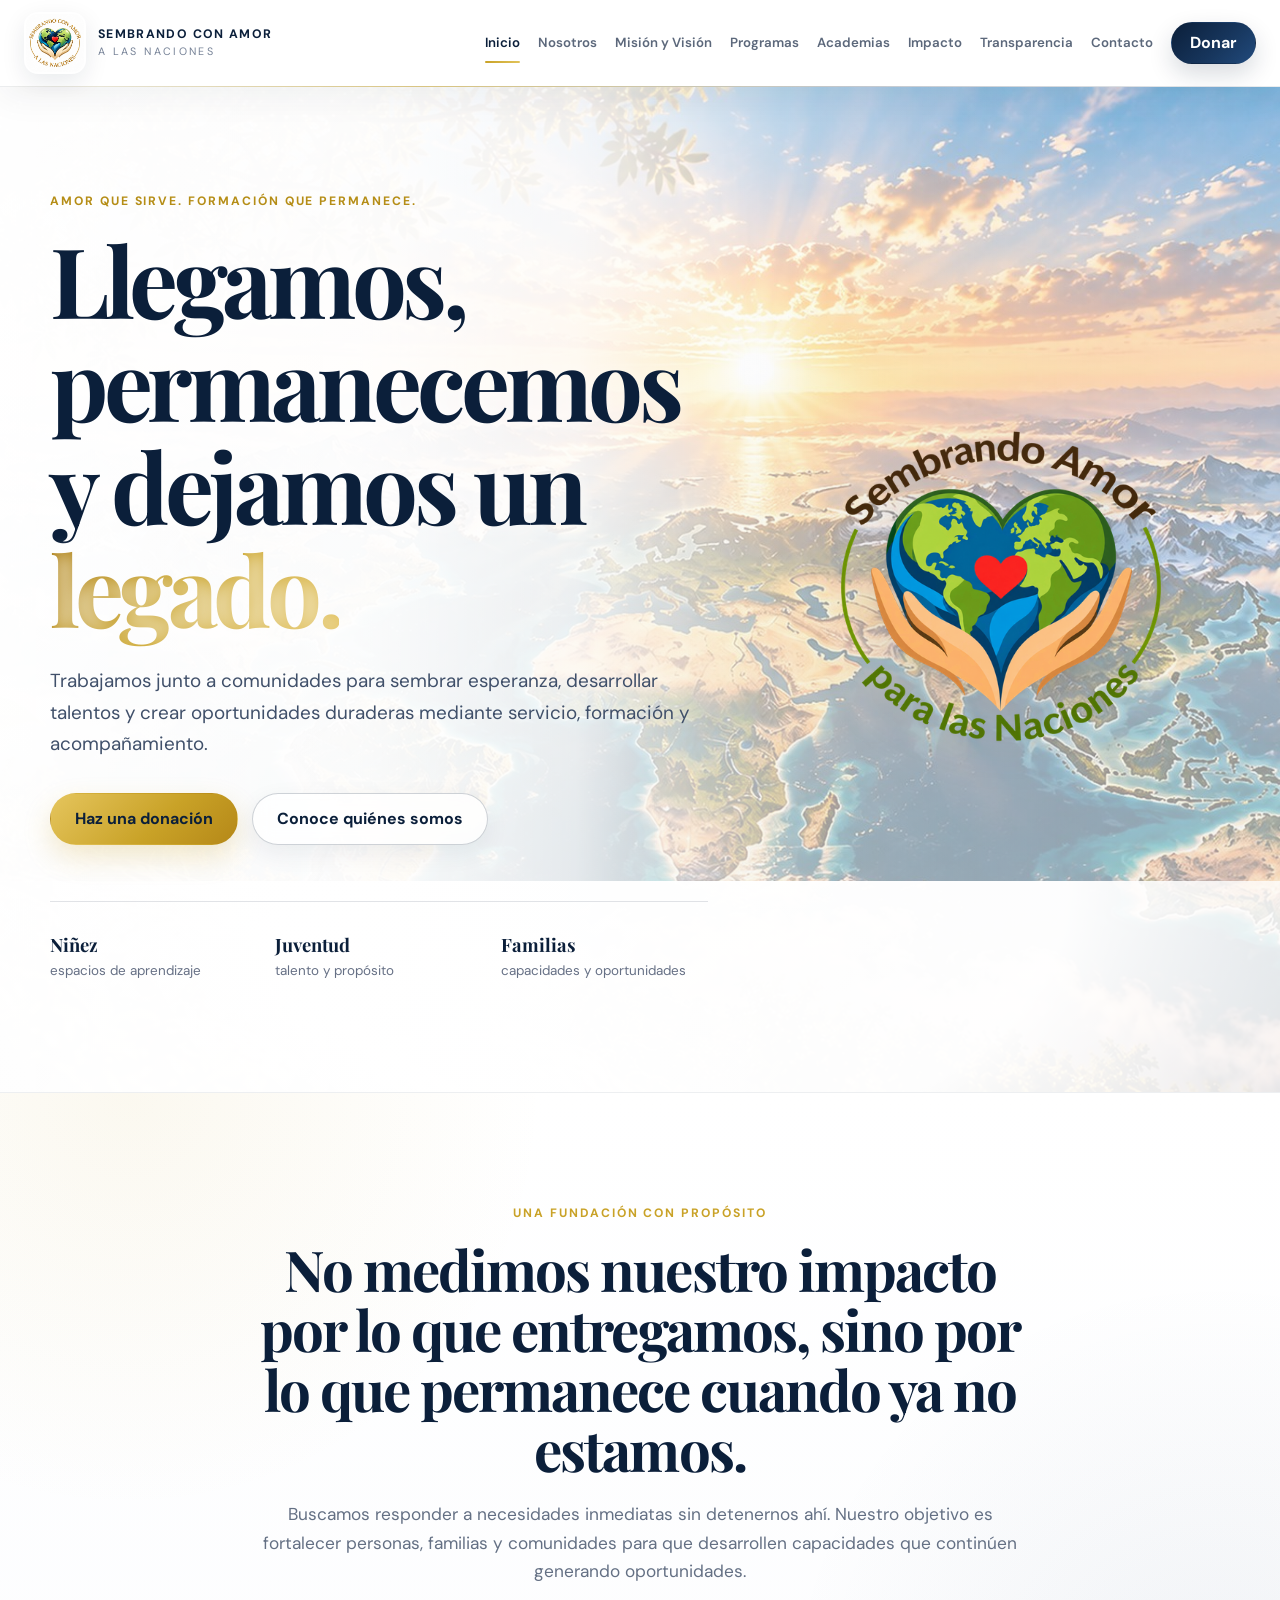
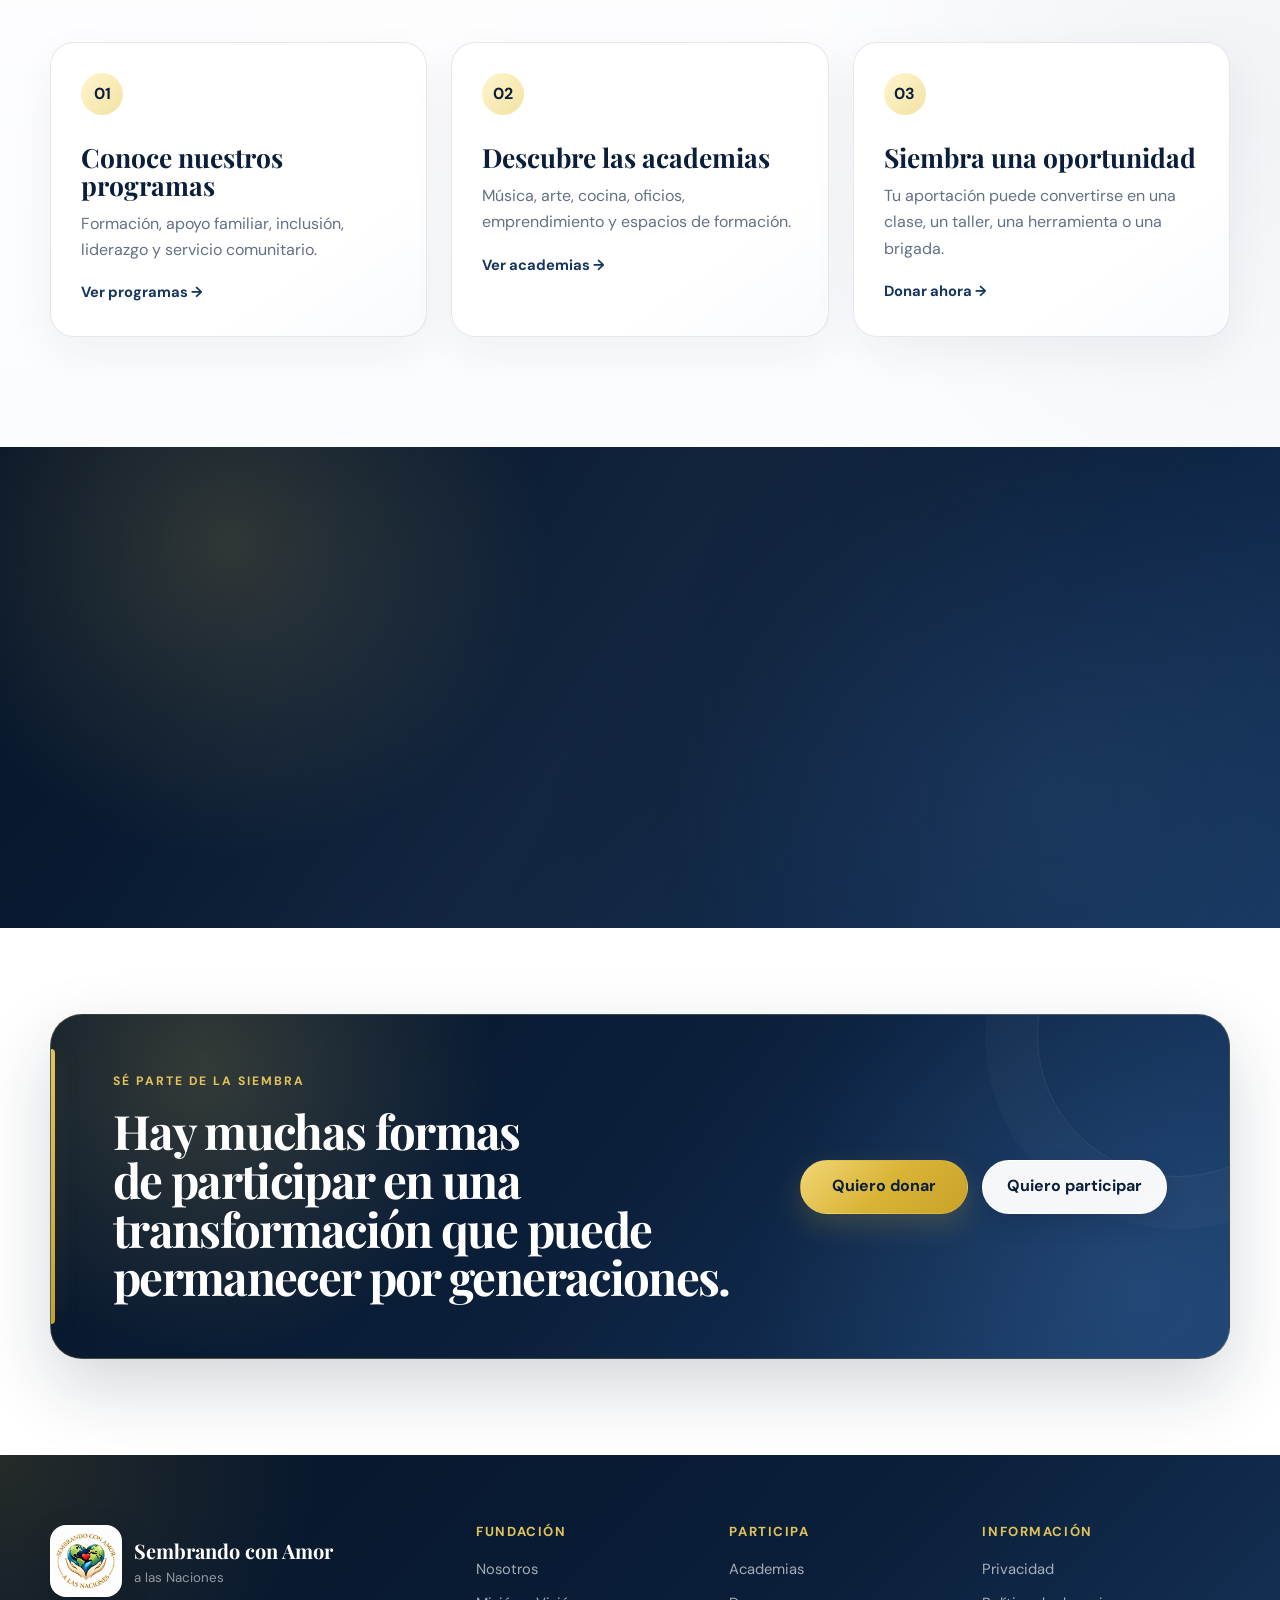
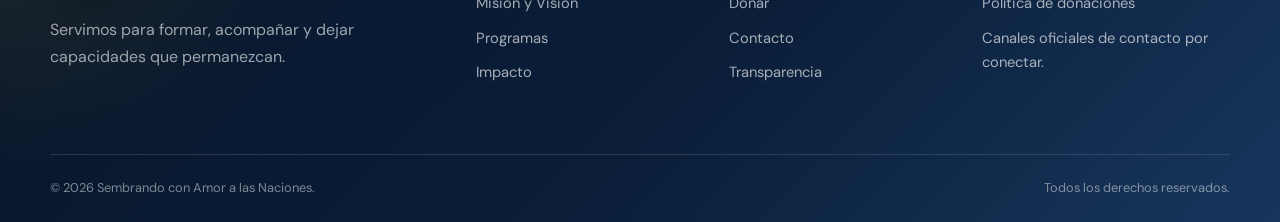
<file: index.html>
<!doctype html>
<html lang="es">
<head>
  <meta charset="utf-8" />
  <meta name="viewport" content="width=device-width,initial-scale=1" />
  <meta name="theme-color" content="#FFFFFF" />
  <meta name="description" content="Fundación dedicada a servir, formar y acompañar comunidades para dejar un legado sostenible." />
  <title>Inicio | Sembrando con Amor a las Naciones</title>
  <link rel="preconnect" href="https://fonts.googleapis.com">
  <link rel="preconnect" href="https://fonts.gstatic.com" crossorigin>
  <link href="https://fonts.googleapis.com/css2?family=DM+Sans:wght@400;500;600;700&family=Playfair+Display:wght@600;700&display=swap" rel="stylesheet">
  <link rel="stylesheet" href="styles.css" />
  <link rel="icon" type="image/png" href="assets/logo-home-transparent.png" />
</head>
<body class="home">
<header class="site-header">
  <a class="brand" href="index.html" aria-label="Sembrando con Amor a las Naciones - Inicio">
    <img class="brand-logo-image" src="assets/logo-sembrando-white.jpg" alt="Logo Sembrando con Amor a las Naciones" />
    <span class="brand-copy"><strong>SEMBRANDO CON AMOR</strong><small>A LAS NACIONES</small></span>
  </a>
  <button class="nav-toggle" id="navToggle" aria-label="Abrir menú" aria-expanded="false"><span></span><span></span><span></span></button>
  <nav class="nav" id="nav" aria-label="Navegación principal"><a class="nav-link active" href="index.html">Inicio</a><a class="nav-link " href="nosotros.html">Nosotros</a><a class="nav-link " href="mision-vision.html">Misión y Visión</a><a class="nav-link " href="programas.html">Programas</a><a class="nav-link " href="academias.html">Academias</a><a class="nav-link " href="impacto.html">Impacto</a><a class="nav-link " href="transparencia.html">Transparencia</a><a class="nav-link " href="contacto.html">Contacto</a><a class="btn btn-primary btn-small" href="donar.html">Donar</a></nav>
</header>
<main>
<section class="hero home-hero">
  <div class="hero-bg" aria-hidden="true"></div>
  <div class="container hero-grid">
    <div class="hero-copy reveal">
      <p class="eyebrow">Amor que sirve. Formación que permanece.</p>
      <h1>Llegamos, permanecemos y dejamos un <span class="gold-word">legado.</span></h1>
      <p class="hero-text">Trabajamos junto a comunidades para sembrar esperanza, desarrollar talentos y crear oportunidades duraderas mediante servicio, formación y acompañamiento.</p>
      <div class="hero-actions">
        <a class="btn btn-accent" href="donar.html">Haz una donación</a>
        <a class="btn btn-ghost" href="nosotros.html">Conoce quiénes somos</a>
      </div>
      <div class="trust-row">
        <div><strong>Niñez</strong><span>espacios de aprendizaje</span></div>
        <div><strong>Juventud</strong><span>talento y propósito</span></div>
        <div><strong>Familias</strong><span>capacidades y oportunidades</span></div>
      </div>
    </div>
    <div class="hero-visual reveal">
      <div class="hero-logo-panel">
        <img src="assets/logo-home-transparent.png" alt="Sembrando con Amor a las Naciones" class="hero-logo-image" />
      </div>
      <div class="hero-message-card">
        <p>Una visión internacional</p>
        <h2>Servimos con amor y dejamos herramientas que permanecen.</h2>
        <span>Academias · talleres · brigadas · acompañamiento</span>
      </div>
    </div>
  </div>
</section>
<section class="section intro-section"><div class="container"><div class="section-heading centered reveal"><p class="eyebrow">Una fundación con propósito</p><h2>No medimos nuestro impacto por lo que entregamos, sino por lo que permanece cuando ya no estamos.</h2><p>Buscamos responder a necesidades inmediatas sin detenernos ahí. Nuestro objetivo es fortalecer personas, familias y comunidades para que desarrollen capacidades que continúen generando oportunidades.</p></div><div class="home-path cards three"><a class="path-card reveal" href="programas.html"><span>01</span><h3>Conoce nuestros programas</h3><p>Formación, apoyo familiar, inclusión, liderazgo y servicio comunitario.</p><b>Ver programas →</b></a><a class="path-card reveal" href="academias.html"><span>02</span><h3>Descubre las academias</h3><p>Música, arte, cocina, oficios, emprendimiento y espacios de formación.</p><b>Ver academias →</b></a><a class="path-card reveal" href="donar.html"><span>03</span><h3>Siembra una oportunidad</h3><p>Tu aportación puede convertirse en una clase, un taller, una herramienta o una brigada.</p><b>Donar ahora →</b></a></div></div></section>
<section class="quote-band"><div class="container reveal"><p>“No queremos ser recordados por la ayuda que entregamos, sino por las vidas que ayudamos a transformar y por el legado permanente que dejamos en cada nación que visitamos.”</p></div></section>
<section class="section"><div class="container cta-card reveal"><div><p class="eyebrow">Sé parte de la siembra</p><h2>Hay muchas formas de participar en una transformación que puede permanecer por generaciones.</h2></div><div class="cta-actions"><a class="btn btn-accent" href="donar.html">Quiero donar</a><a class="btn btn-outline-light" href="contacto.html">Quiero participar</a></div></div></section>
</main>
<footer class="site-footer">
  <div class="container footer-grid">
    <div class="footer-brand"><div class="footer-logo"><img class="footer-logo-image" src="assets/logo-sembrando-white.jpg" alt="Logo Sembrando con Amor a las Naciones" /><div><strong>Sembrando con Amor</strong><small>a las Naciones</small></div></div><p>Servimos para formar, acompañar y dejar capacidades que permanezcan.</p></div>
    <div><h3>Fundación</h3><a href="nosotros.html">Nosotros</a><a href="mision-vision.html">Misión y Visión</a><a href="programas.html">Programas</a><a href="impacto.html">Impacto</a></div>
    <div><h3>Participa</h3><a href="academias.html">Academias</a><a href="donar.html">Donar</a><a href="contacto.html">Contacto</a><a href="transparencia.html">Transparencia</a></div>
    <div><h3>Información</h3><a href="privacidad.html">Privacidad</a><a href="politica-donaciones.html">Política de donaciones</a><span class="footer-note">Canales oficiales de contacto por conectar.</span></div>
  </div>
  <div class="container footer-bottom"><span>© <span id="year"></span> Sembrando con Amor a las Naciones.</span><span>Todos los derechos reservados.</span></div>
</footer>
<script src="script.js"></script>
</body>
</html>
</file>
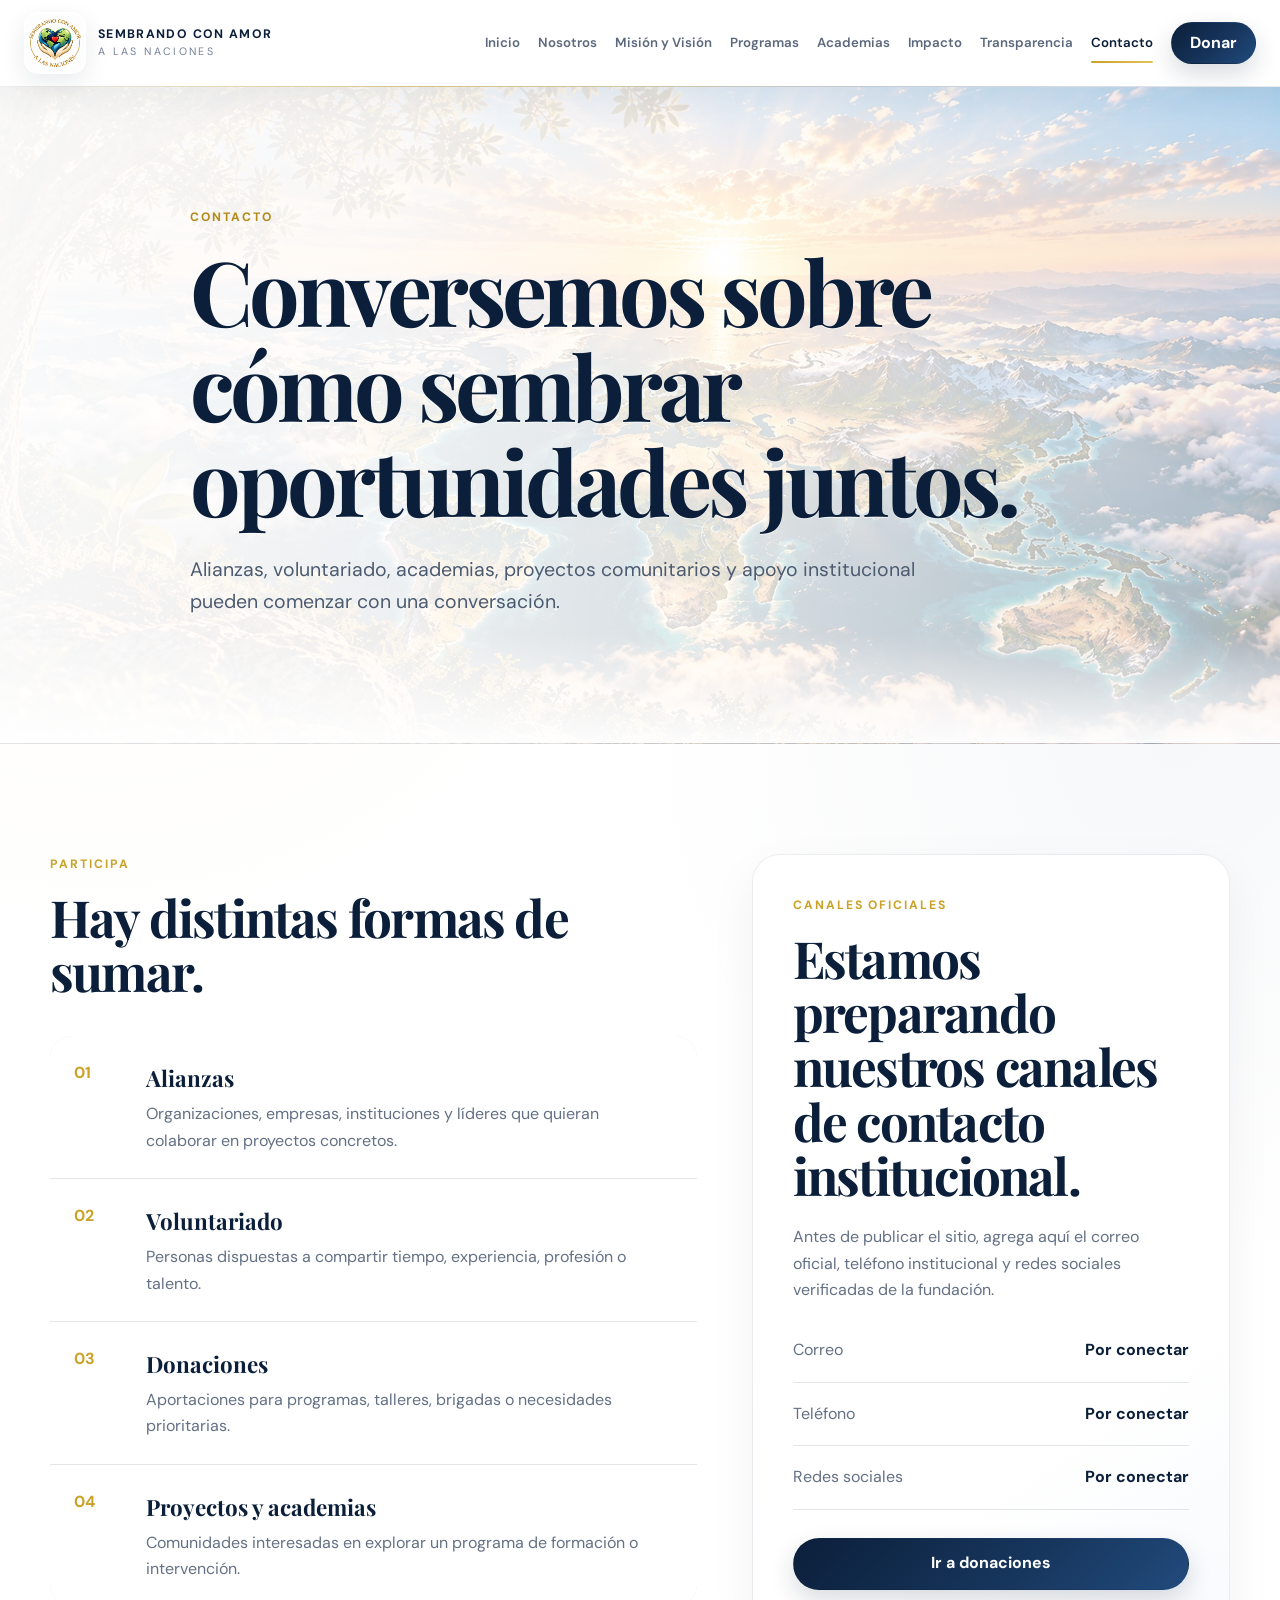
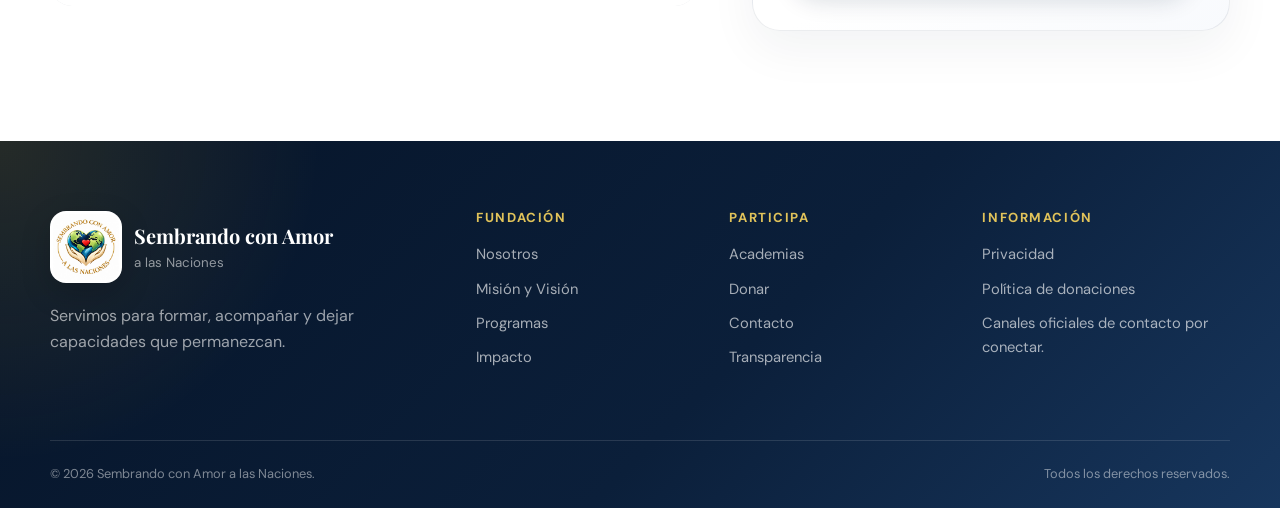
<file: contacto.html>
<!doctype html>
<html lang="es">
<head>
  <meta charset="utf-8" />
  <meta name="viewport" content="width=device-width,initial-scale=1" />
  <meta name="theme-color" content="#FFFFFF" />
  <meta name="description" content="Formas de participar, colaborar y contactar a Sembrando con Amor a las Naciones." />
  <title>Contacto | Sembrando con Amor a las Naciones</title>
  <link rel="preconnect" href="https://fonts.googleapis.com">
  <link rel="preconnect" href="https://fonts.gstatic.com" crossorigin>
  <link href="https://fonts.googleapis.com/css2?family=DM+Sans:wght@400;500;600;700&family=Playfair+Display:wght@600;700&display=swap" rel="stylesheet">
  <link rel="stylesheet" href="styles.css" />
  <link rel="icon" type="image/png" href="assets/logo-home-transparent.png" />
</head>
<body class="">
<header class="site-header">
  <a class="brand" href="index.html" aria-label="Sembrando con Amor a las Naciones - Inicio">
    <img class="brand-logo-image" src="assets/logo-sembrando-white.jpg" alt="Logo Sembrando con Amor a las Naciones" />
    <span class="brand-copy"><strong>SEMBRANDO CON AMOR</strong><small>A LAS NACIONES</small></span>
  </a>
  <button class="nav-toggle" id="navToggle" aria-label="Abrir menú" aria-expanded="false"><span></span><span></span><span></span></button>
  <nav class="nav" id="nav" aria-label="Navegación principal"><a class="nav-link " href="index.html">Inicio</a><a class="nav-link " href="nosotros.html">Nosotros</a><a class="nav-link " href="mision-vision.html">Misión y Visión</a><a class="nav-link " href="programas.html">Programas</a><a class="nav-link " href="academias.html">Academias</a><a class="nav-link " href="impacto.html">Impacto</a><a class="nav-link " href="transparencia.html">Transparencia</a><a class="nav-link active" href="contacto.html">Contacto</a><a class="btn btn-primary btn-small" href="donar.html">Donar</a></nav>
</header>
<main>
<section class="page-hero"><div class="container narrow reveal"><p class="eyebrow">Contacto</p><h1>Conversemos sobre cómo sembrar oportunidades juntos.</h1><p>Alianzas, voluntariado, academias, proyectos comunitarios y apoyo institucional pueden comenzar con una conversación.</p></div></section>
<section class="section"><div class="container contact-grid"><div class="contact-panel reveal"><p class="eyebrow">Participa</p><h2>Hay distintas formas de sumar.</h2><div class="contact-options"><div><span>01</span><div><strong>Alianzas</strong><p>Organizaciones, empresas, instituciones y líderes que quieran colaborar en proyectos concretos.</p></div></div><div><span>02</span><div><strong>Voluntariado</strong><p>Personas dispuestas a compartir tiempo, experiencia, profesión o talento.</p></div></div><div><span>03</span><div><strong>Donaciones</strong><p>Aportaciones para programas, talleres, brigadas o necesidades prioritarias.</p></div></div><div><span>04</span><div><strong>Proyectos y academias</strong><p>Comunidades interesadas en explorar un programa de formación o intervención.</p></div></div></div></div><aside class="contact-card reveal"><p class="eyebrow">Canales oficiales</p><h2>Estamos preparando nuestros canales de contacto institucional.</h2><p>Antes de publicar el sitio, agrega aquí el correo oficial, teléfono institucional y redes sociales verificadas de la fundación.</p><div class="pending-contact"><span>Correo</span><strong>Por conectar</strong></div><div class="pending-contact"><span>Teléfono</span><strong>Por conectar</strong></div><div class="pending-contact"><span>Redes sociales</span><strong>Por conectar</strong></div><a class="btn btn-primary full" href="donar.html">Ir a donaciones</a></aside></div></section>
</main>
<footer class="site-footer">
  <div class="container footer-grid">
    <div class="footer-brand"><div class="footer-logo"><img class="footer-logo-image" src="assets/logo-sembrando-white.jpg" alt="Logo Sembrando con Amor a las Naciones" /><div><strong>Sembrando con Amor</strong><small>a las Naciones</small></div></div><p>Servimos para formar, acompañar y dejar capacidades que permanezcan.</p></div>
    <div><h3>Fundación</h3><a href="nosotros.html">Nosotros</a><a href="mision-vision.html">Misión y Visión</a><a href="programas.html">Programas</a><a href="impacto.html">Impacto</a></div>
    <div><h3>Participa</h3><a href="academias.html">Academias</a><a href="donar.html">Donar</a><a href="contacto.html">Contacto</a><a href="transparencia.html">Transparencia</a></div>
    <div><h3>Información</h3><a href="privacidad.html">Privacidad</a><a href="politica-donaciones.html">Política de donaciones</a><span class="footer-note">Canales oficiales de contacto por conectar.</span></div>
  </div>
  <div class="container footer-bottom"><span>© <span id="year"></span> Sembrando con Amor a las Naciones.</span><span>Todos los derechos reservados.</span></div>
</footer>
<script src="script.js"></script>
</body>
</html>
</file>
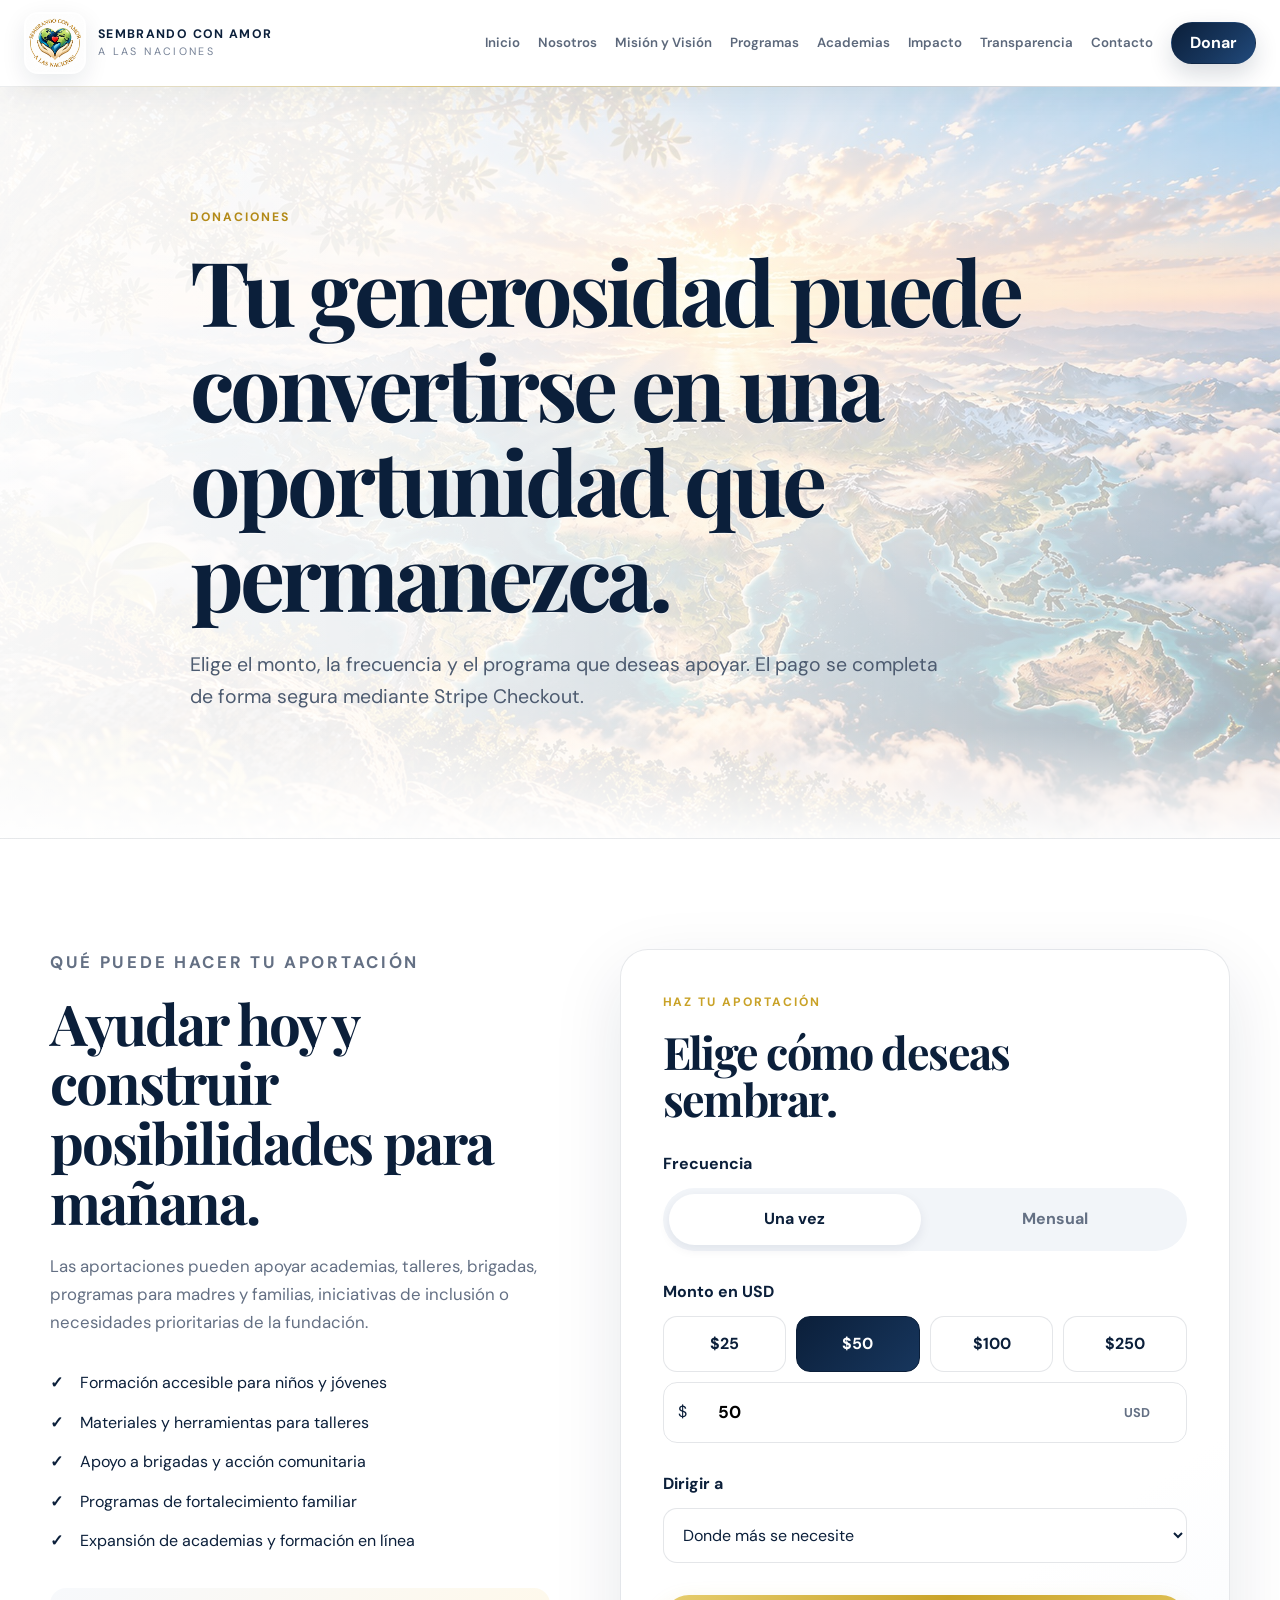
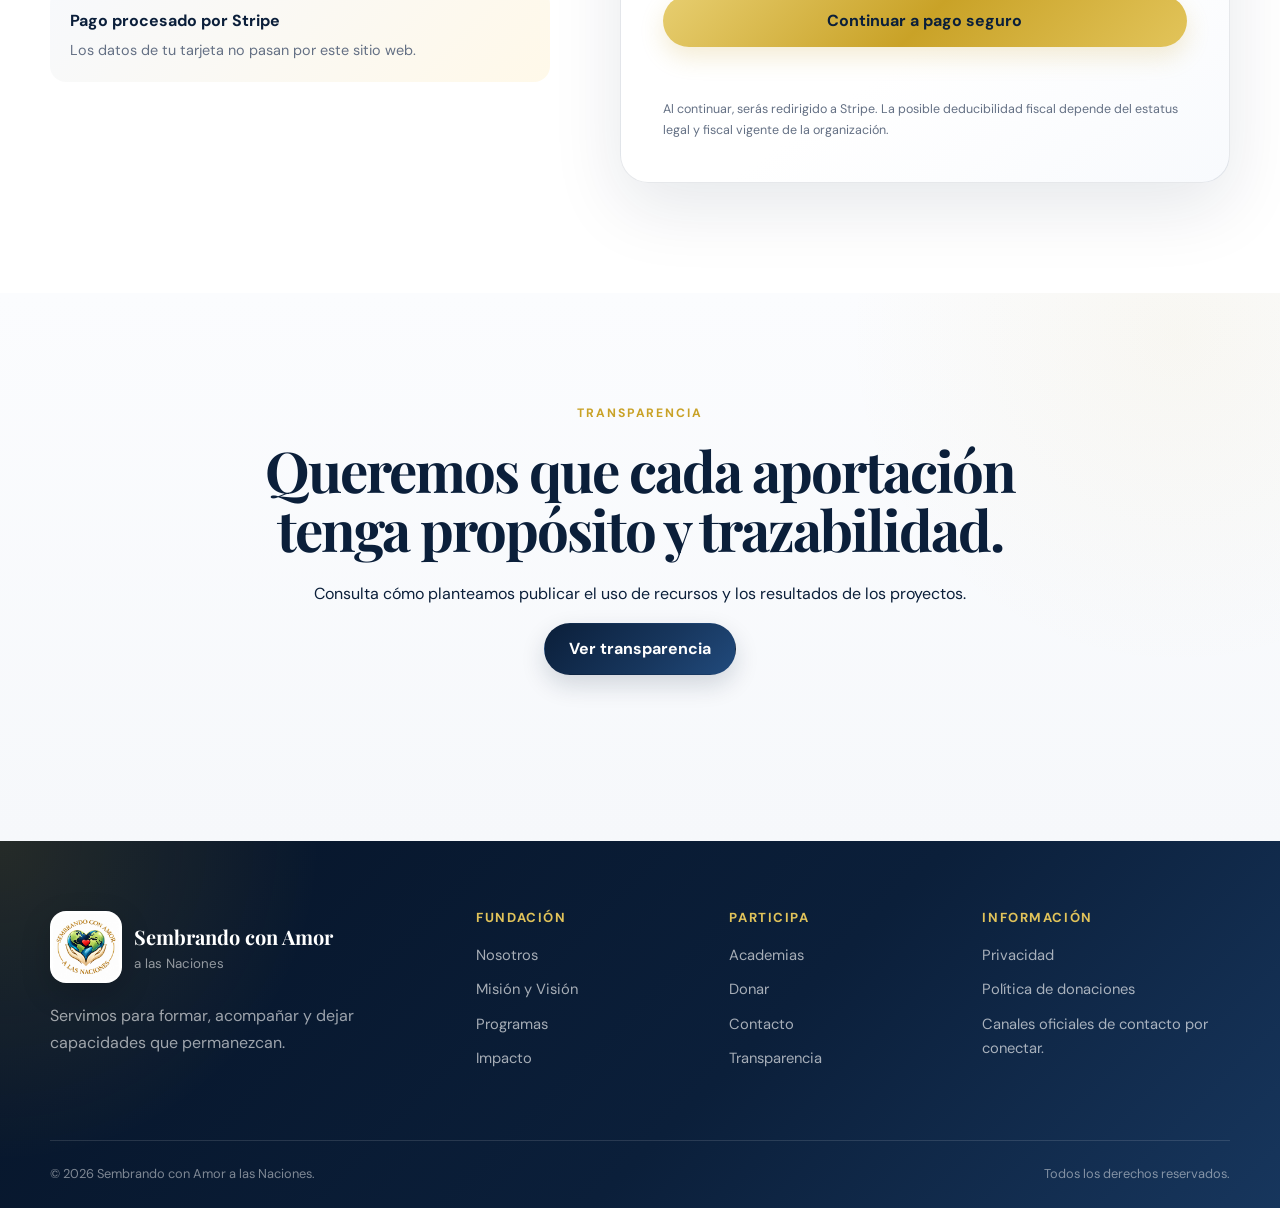
<file: donar.html>
<!doctype html>
<html lang="es">
<head>
  <meta charset="utf-8" />
  <meta name="viewport" content="width=device-width,initial-scale=1" />
  <meta name="theme-color" content="#FFFFFF" />
  <meta name="description" content="Realiza una aportación para apoyar los programas de Sembrando con Amor a las Naciones." />
  <title>Donar | Sembrando con Amor a las Naciones</title>
  <link rel="preconnect" href="https://fonts.googleapis.com">
  <link rel="preconnect" href="https://fonts.gstatic.com" crossorigin>
  <link href="https://fonts.googleapis.com/css2?family=DM+Sans:wght@400;500;600;700&family=Playfair+Display:wght@600;700&display=swap" rel="stylesheet">
  <link rel="stylesheet" href="styles.css" />
  <link rel="icon" type="image/png" href="assets/logo-home-transparent.png" />
</head>
<body class="donation-page">
<header class="site-header">
  <a class="brand" href="index.html" aria-label="Sembrando con Amor a las Naciones - Inicio">
    <img class="brand-logo-image" src="assets/logo-sembrando-white.jpg" alt="Logo Sembrando con Amor a las Naciones" />
    <span class="brand-copy"><strong>SEMBRANDO CON AMOR</strong><small>A LAS NACIONES</small></span>
  </a>
  <button class="nav-toggle" id="navToggle" aria-label="Abrir menú" aria-expanded="false"><span></span><span></span><span></span></button>
  <nav class="nav" id="nav" aria-label="Navegación principal"><a class="nav-link " href="index.html">Inicio</a><a class="nav-link " href="nosotros.html">Nosotros</a><a class="nav-link " href="mision-vision.html">Misión y Visión</a><a class="nav-link " href="programas.html">Programas</a><a class="nav-link " href="academias.html">Academias</a><a class="nav-link " href="impacto.html">Impacto</a><a class="nav-link " href="transparencia.html">Transparencia</a><a class="nav-link " href="contacto.html">Contacto</a><a class="btn btn-primary btn-small" href="donar.html">Donar</a></nav>
</header>
<main>
<section class="page-hero donation-hero"><div class="container narrow reveal"><p class="eyebrow">Donaciones</p><h1>Tu generosidad puede convertirse en una oportunidad que permanezca.</h1><p>Elige el monto, la frecuencia y el programa que deseas apoyar. El pago se completa de forma segura mediante Stripe Checkout.</p></div></section>
<section class="section donation-section"><div class="container donation-layout"><div class="donation-copy reveal"><p class="eyebrow">Qué puede hacer tu aportación</p><h2>Ayudar hoy y construir posibilidades para mañana.</h2><p>Las aportaciones pueden apoyar academias, talleres, brigadas, programas para madres y familias, iniciativas de inclusión o necesidades prioritarias de la fundación.</p><ul class="check-list"><li>Formación accesible para niños y jóvenes</li><li>Materiales y herramientas para talleres</li><li>Apoyo a brigadas y acción comunitaria</li><li>Programas de fortalecimiento familiar</li><li>Expansión de academias y formación en línea</li></ul><div class="secure-box"><strong>Pago procesado por Stripe</strong><span>Los datos de tu tarjeta no pasan por este sitio web.</span></div></div><form class="donation-form reveal" id="donationForm"><div class="form-head"><p class="eyebrow">Haz tu aportación</p><h2>Elige cómo deseas sembrar.</h2></div><div class="field-group"><label>Frecuencia</label><div class="segmented"><button type="button" class="frequency-btn active" data-frequency="once">Una vez</button><button type="button" class="frequency-btn" data-frequency="monthly">Mensual</button></div><input type="hidden" id="frequencyInput" value="once"></div><div class="field-group"><label for="customAmount">Monto en USD</label><div class="amount-grid"><button type="button" class="amount-btn" data-amount="25">$25</button><button type="button" class="amount-btn active" data-amount="50">$50</button><button type="button" class="amount-btn" data-amount="100">$100</button><button type="button" class="amount-btn" data-amount="250">$250</button></div><div class="currency-input"><span>$</span><input id="customAmount" type="number" min="5" max="100000" step="1" value="50" inputmode="decimal" required><b>USD</b></div></div><div class="field-group"><label for="designation">Dirigir a</label><select id="designation"><option value="general">Donde más se necesite</option><option value="academies">Academias y talleres</option><option value="brigades">Brigadas y ayuda comunitaria</option><option value="mothers">Madres y familias</option><option value="inclusion">Programas de inclusión</option></select></div><button class="btn btn-accent full donate-submit" id="donateSubmit" type="submit">Continuar a pago seguro</button><p id="formStatus" class="form-status" aria-live="polite"></p><p class="form-legal">Al continuar, serás redirigido a Stripe. La posible deducibilidad fiscal depende del estatus legal y fiscal vigente de la organización.</p></form></div></section>
<section class="section section-soft"><div class="container"><div class="section-heading centered reveal"><p class="eyebrow">Transparencia</p><h2>Queremos que cada aportación tenga propósito y trazabilidad.</h2><p>Consulta cómo planteamos publicar el uso de recursos y los resultados de los proyectos.</p><a class="btn btn-primary" href="transparencia.html">Ver transparencia</a></div></div></section>
</main>
<footer class="site-footer">
  <div class="container footer-grid">
    <div class="footer-brand"><div class="footer-logo"><img class="footer-logo-image" src="assets/logo-sembrando-white.jpg" alt="Logo Sembrando con Amor a las Naciones" /><div><strong>Sembrando con Amor</strong><small>a las Naciones</small></div></div><p>Servimos para formar, acompañar y dejar capacidades que permanezcan.</p></div>
    <div><h3>Fundación</h3><a href="nosotros.html">Nosotros</a><a href="mision-vision.html">Misión y Visión</a><a href="programas.html">Programas</a><a href="impacto.html">Impacto</a></div>
    <div><h3>Participa</h3><a href="academias.html">Academias</a><a href="donar.html">Donar</a><a href="contacto.html">Contacto</a><a href="transparencia.html">Transparencia</a></div>
    <div><h3>Información</h3><a href="privacidad.html">Privacidad</a><a href="politica-donaciones.html">Política de donaciones</a><span class="footer-note">Canales oficiales de contacto por conectar.</span></div>
  </div>
  <div class="container footer-bottom"><span>© <span id="year"></span> Sembrando con Amor a las Naciones.</span><span>Todos los derechos reservados.</span></div>
</footer>
<script src="script.js"></script>
</body>
</html>
</file>
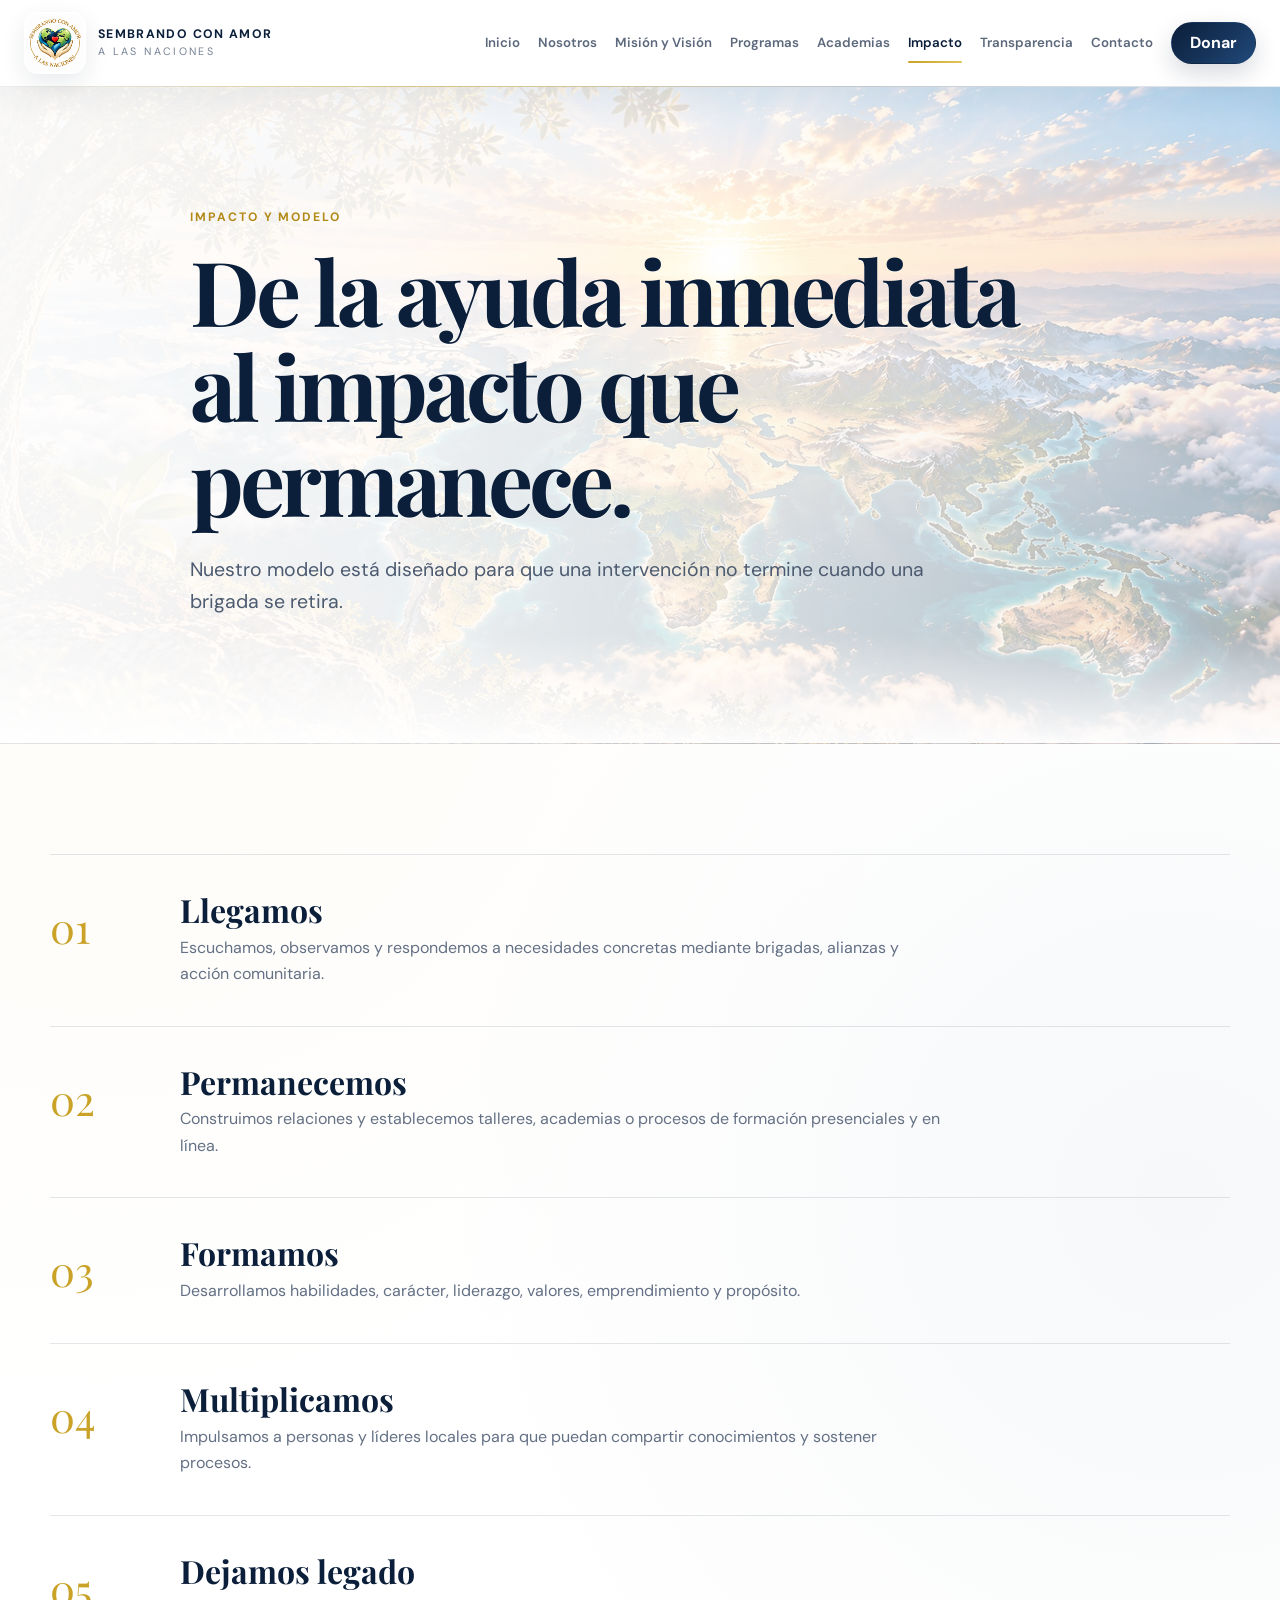
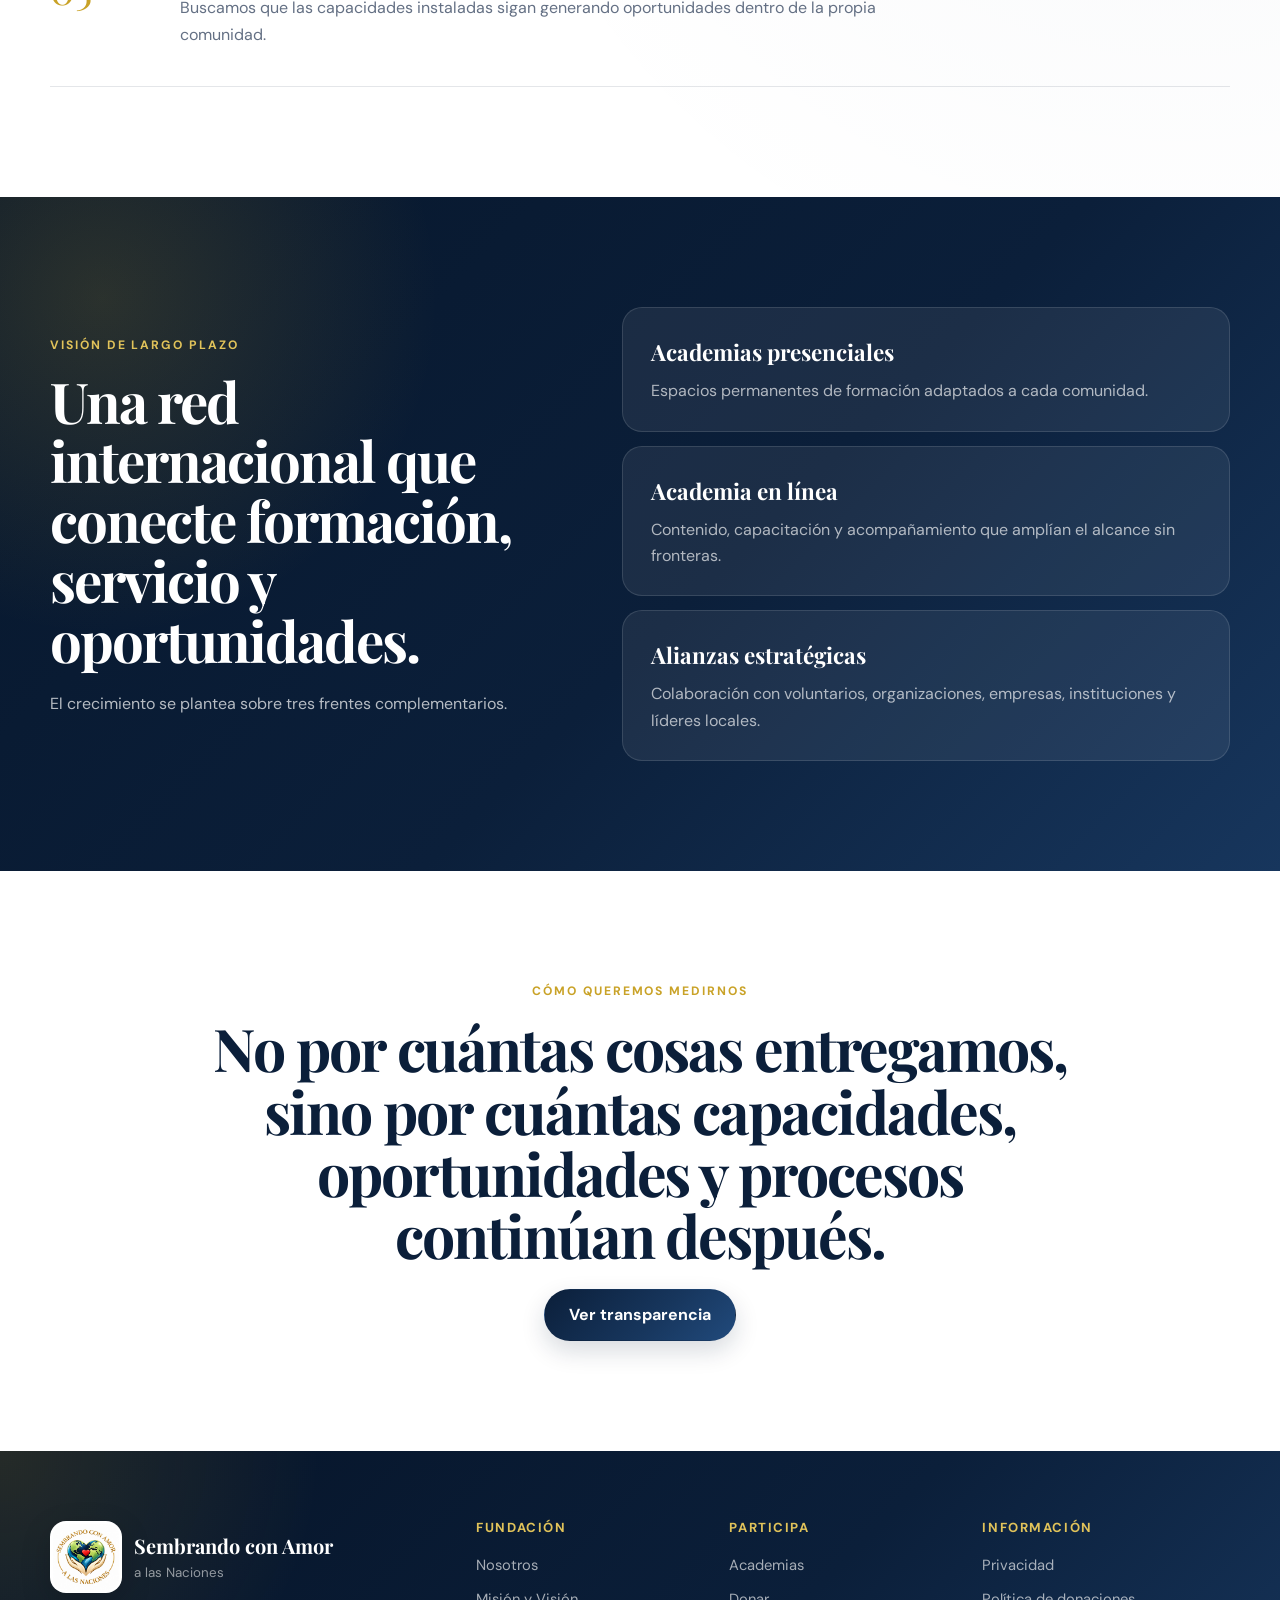
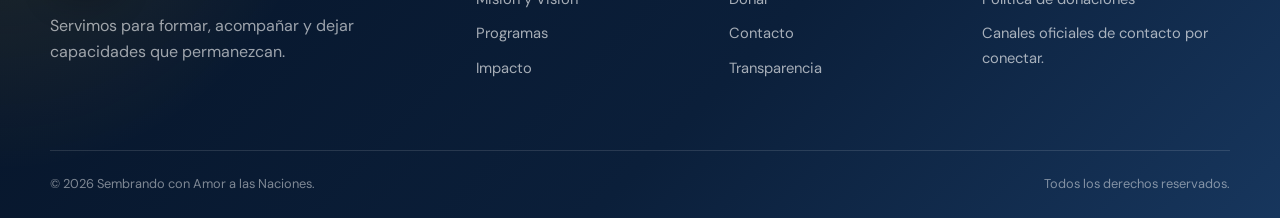
<file: impacto.html>
<!doctype html>
<html lang="es">
<head>
  <meta charset="utf-8" />
  <meta name="viewport" content="width=device-width,initial-scale=1" />
  <meta name="theme-color" content="#FFFFFF" />
  <meta name="description" content="Modelo de intervención y visión de impacto sostenible de Sembrando con Amor a las Naciones." />
  <title>Impacto | Sembrando con Amor a las Naciones</title>
  <link rel="preconnect" href="https://fonts.googleapis.com">
  <link rel="preconnect" href="https://fonts.gstatic.com" crossorigin>
  <link href="https://fonts.googleapis.com/css2?family=DM+Sans:wght@400;500;600;700&family=Playfair+Display:wght@600;700&display=swap" rel="stylesheet">
  <link rel="stylesheet" href="styles.css" />
  <link rel="icon" type="image/png" href="assets/logo-home-transparent.png" />
</head>
<body class="">
<header class="site-header">
  <a class="brand" href="index.html" aria-label="Sembrando con Amor a las Naciones - Inicio">
    <img class="brand-logo-image" src="assets/logo-sembrando-white.jpg" alt="Logo Sembrando con Amor a las Naciones" />
    <span class="brand-copy"><strong>SEMBRANDO CON AMOR</strong><small>A LAS NACIONES</small></span>
  </a>
  <button class="nav-toggle" id="navToggle" aria-label="Abrir menú" aria-expanded="false"><span></span><span></span><span></span></button>
  <nav class="nav" id="nav" aria-label="Navegación principal"><a class="nav-link " href="index.html">Inicio</a><a class="nav-link " href="nosotros.html">Nosotros</a><a class="nav-link " href="mision-vision.html">Misión y Visión</a><a class="nav-link " href="programas.html">Programas</a><a class="nav-link " href="academias.html">Academias</a><a class="nav-link active" href="impacto.html">Impacto</a><a class="nav-link " href="transparencia.html">Transparencia</a><a class="nav-link " href="contacto.html">Contacto</a><a class="btn btn-primary btn-small" href="donar.html">Donar</a></nav>
</header>
<main>
<section class="page-hero page-hero-dark"><div class="container narrow reveal"><p class="eyebrow light">Impacto y modelo</p><h1>De la ayuda inmediata al impacto que permanece.</h1><p>Nuestro modelo está diseñado para que una intervención no termine cuando una brigada se retira.</p></div></section>
<section class="section"><div class="container"><div class="steps"><article class="step reveal"><span>01</span><div><h3>Llegamos</h3><p>Escuchamos, observamos y respondemos a necesidades concretas mediante brigadas, alianzas y acción comunitaria.</p></div></article><article class="step reveal"><span>02</span><div><h3>Permanecemos</h3><p>Construimos relaciones y establecemos talleres, academias o procesos de formación presenciales y en línea.</p></div></article><article class="step reveal"><span>03</span><div><h3>Formamos</h3><p>Desarrollamos habilidades, carácter, liderazgo, valores, emprendimiento y propósito.</p></div></article><article class="step reveal"><span>04</span><div><h3>Multiplicamos</h3><p>Impulsamos a personas y líderes locales para que puedan compartir conocimientos y sostener procesos.</p></div></article><article class="step reveal"><span>05</span><div><h3>Dejamos legado</h3><p>Buscamos que las capacidades instaladas sigan generando oportunidades dentro de la propia comunidad.</p></div></article></div></div></section>
<section class="section impact"><div class="container impact-grid"><div class="reveal"><p class="eyebrow light">Visión de largo plazo</p><h2>Una red internacional que conecte formación, servicio y oportunidades.</h2><p>El crecimiento se plantea sobre tres frentes complementarios.</p></div><div class="impact-panels reveal"><div><strong>Academias presenciales</strong><span>Espacios permanentes de formación adaptados a cada comunidad.</span></div><div><strong>Academia en línea</strong><span>Contenido, capacitación y acompañamiento que amplían el alcance sin fronteras.</span></div><div><strong>Alianzas estratégicas</strong><span>Colaboración con voluntarios, organizaciones, empresas, instituciones y líderes locales.</span></div></div></div></section>
<section class="section"><div class="container statement-center reveal"><p class="eyebrow">Cómo queremos medirnos</p><h2>No por cuántas cosas entregamos, sino por cuántas capacidades, oportunidades y procesos continúan después.</h2><a class="btn btn-primary" href="transparencia.html">Ver transparencia</a></div></section>
</main>
<footer class="site-footer">
  <div class="container footer-grid">
    <div class="footer-brand"><div class="footer-logo"><img class="footer-logo-image" src="assets/logo-sembrando-white.jpg" alt="Logo Sembrando con Amor a las Naciones" /><div><strong>Sembrando con Amor</strong><small>a las Naciones</small></div></div><p>Servimos para formar, acompañar y dejar capacidades que permanezcan.</p></div>
    <div><h3>Fundación</h3><a href="nosotros.html">Nosotros</a><a href="mision-vision.html">Misión y Visión</a><a href="programas.html">Programas</a><a href="impacto.html">Impacto</a></div>
    <div><h3>Participa</h3><a href="academias.html">Academias</a><a href="donar.html">Donar</a><a href="contacto.html">Contacto</a><a href="transparencia.html">Transparencia</a></div>
    <div><h3>Información</h3><a href="privacidad.html">Privacidad</a><a href="politica-donaciones.html">Política de donaciones</a><span class="footer-note">Canales oficiales de contacto por conectar.</span></div>
  </div>
  <div class="container footer-bottom"><span>© <span id="year"></span> Sembrando con Amor a las Naciones.</span><span>Todos los derechos reservados.</span></div>
</footer>
<script src="script.js"></script>
</body>
</html>
</file>
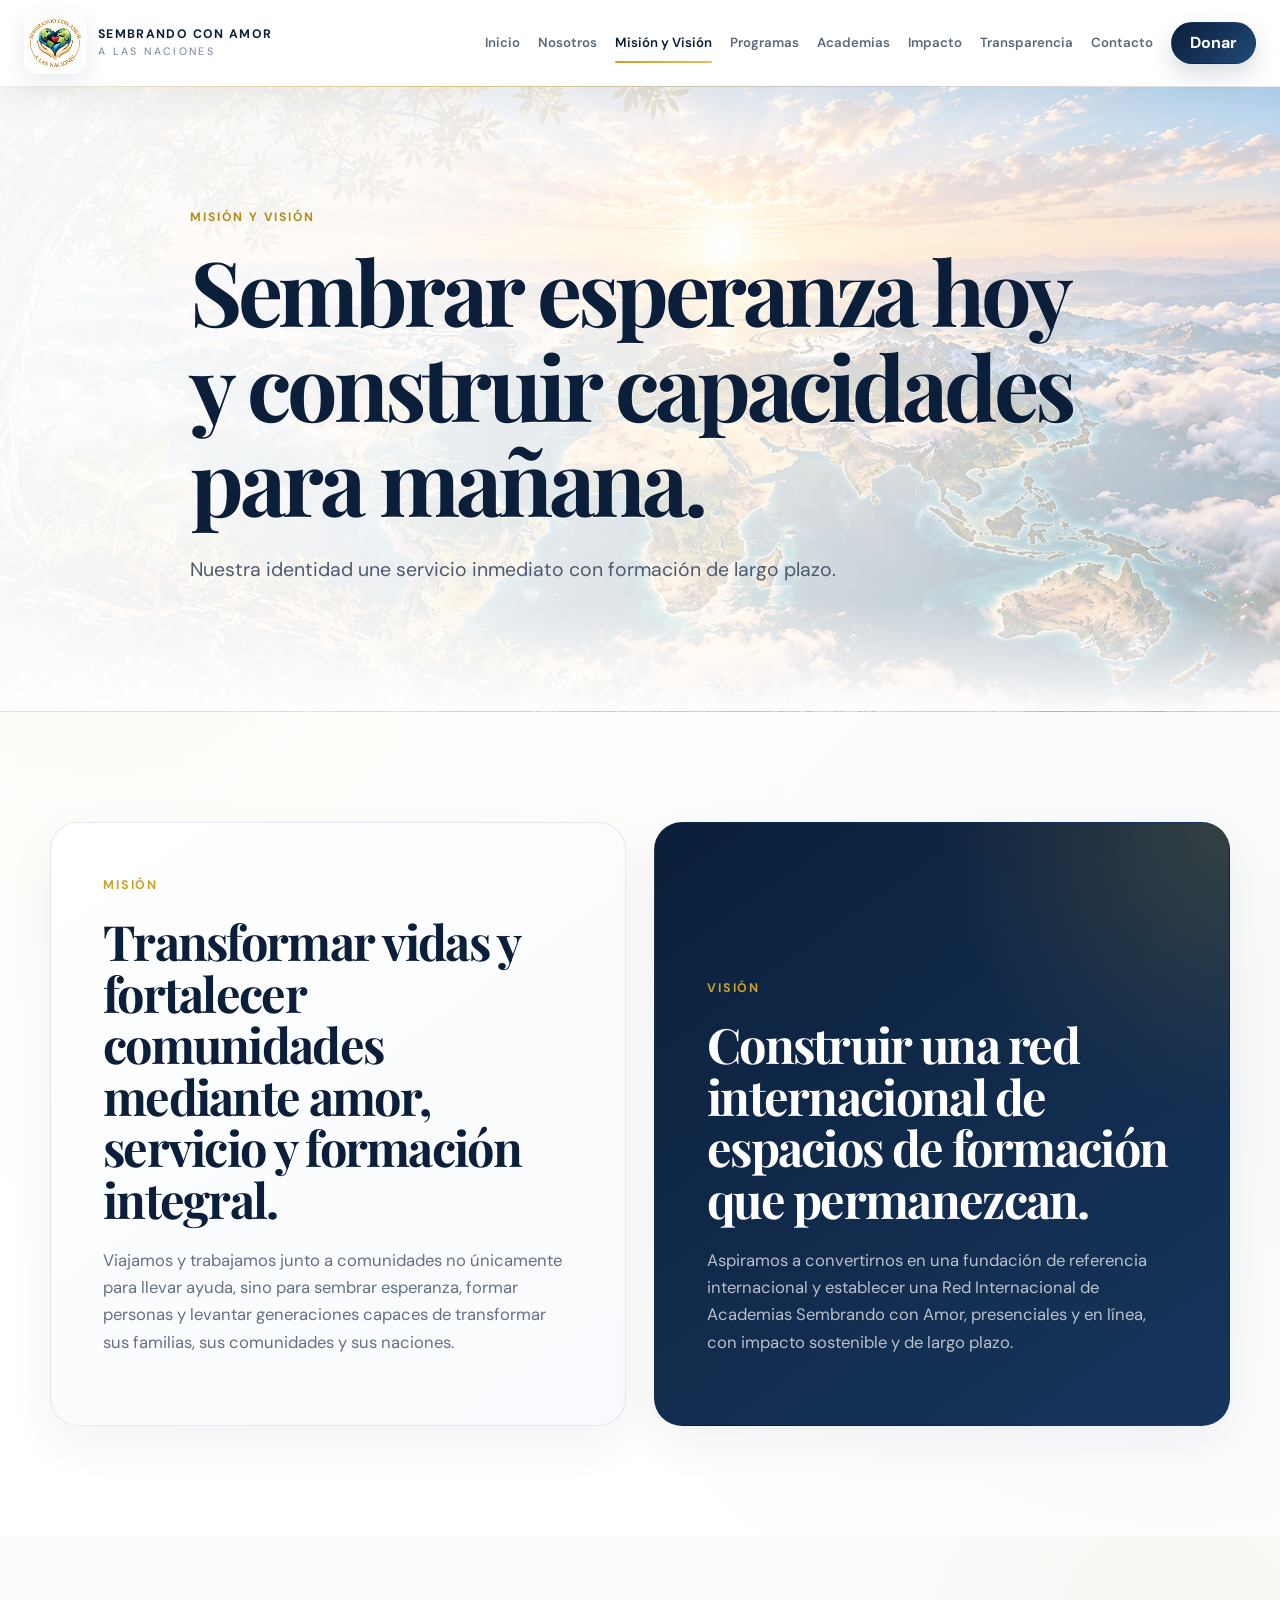
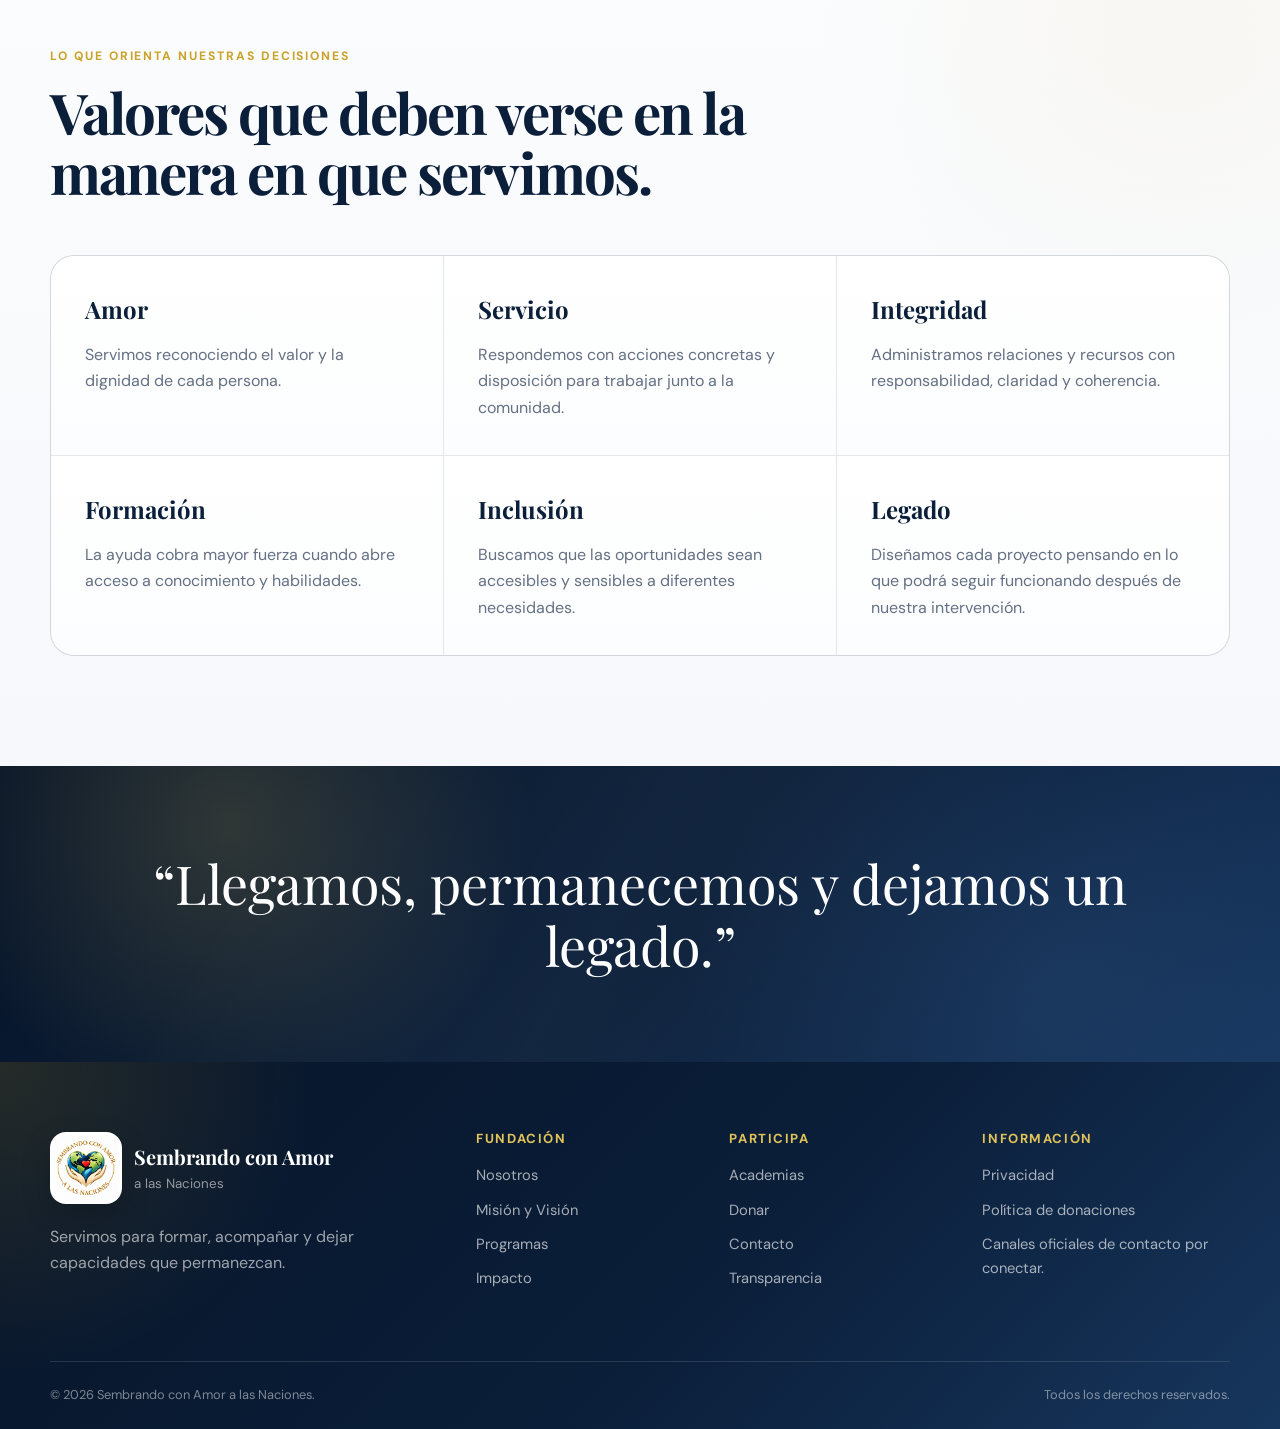
<file: mision-vision.html>
<!doctype html>
<html lang="es">
<head>
  <meta charset="utf-8" />
  <meta name="viewport" content="width=device-width,initial-scale=1" />
  <meta name="theme-color" content="#FFFFFF" />
  <meta name="description" content="Misión, visión y valores de Sembrando con Amor a las Naciones." />
  <title>Misión y Visión | Sembrando con Amor a las Naciones</title>
  <link rel="preconnect" href="https://fonts.googleapis.com">
  <link rel="preconnect" href="https://fonts.gstatic.com" crossorigin>
  <link href="https://fonts.googleapis.com/css2?family=DM+Sans:wght@400;500;600;700&family=Playfair+Display:wght@600;700&display=swap" rel="stylesheet">
  <link rel="stylesheet" href="styles.css" />
  <link rel="icon" type="image/png" href="assets/logo-home-transparent.png" />
</head>
<body class="">
<header class="site-header">
  <a class="brand" href="index.html" aria-label="Sembrando con Amor a las Naciones - Inicio">
    <img class="brand-logo-image" src="assets/logo-sembrando-white.jpg" alt="Logo Sembrando con Amor a las Naciones" />
    <span class="brand-copy"><strong>SEMBRANDO CON AMOR</strong><small>A LAS NACIONES</small></span>
  </a>
  <button class="nav-toggle" id="navToggle" aria-label="Abrir menú" aria-expanded="false"><span></span><span></span><span></span></button>
  <nav class="nav" id="nav" aria-label="Navegación principal"><a class="nav-link " href="index.html">Inicio</a><a class="nav-link " href="nosotros.html">Nosotros</a><a class="nav-link active" href="mision-vision.html">Misión y Visión</a><a class="nav-link " href="programas.html">Programas</a><a class="nav-link " href="academias.html">Academias</a><a class="nav-link " href="impacto.html">Impacto</a><a class="nav-link " href="transparencia.html">Transparencia</a><a class="nav-link " href="contacto.html">Contacto</a><a class="btn btn-primary btn-small" href="donar.html">Donar</a></nav>
</header>
<main>
<section class="page-hero"><div class="container narrow reveal"><p class="eyebrow">Misión y visión</p><h1>Sembrar esperanza hoy y construir capacidades para mañana.</h1><p>Nuestra identidad une servicio inmediato con formación de largo plazo.</p></div></section>
<section class="section"><div class="container dual-feature"><article class="statement-card reveal"><span>Misión</span><h2>Transformar vidas y fortalecer comunidades mediante amor, servicio y formación integral.</h2><p>Viajamos y trabajamos junto a comunidades no únicamente para llevar ayuda, sino para sembrar esperanza, formar personas y levantar generaciones capaces de transformar sus familias, sus comunidades y sus naciones.</p></article><article class="statement-card dark reveal"><span>Visión</span><h2>Construir una red internacional de espacios de formación que permanezcan.</h2><p>Aspiramos a convertirnos en una fundación de referencia internacional y establecer una Red Internacional de Academias Sembrando con Amor, presenciales y en línea, con impacto sostenible y de largo plazo.</p></article></div></section>
<section class="section section-soft"><div class="container"><div class="section-heading reveal"><p class="eyebrow">Lo que orienta nuestras decisiones</p><h2>Valores que deben verse en la manera en que servimos.</h2></div><div class="values-grid"><article class="value reveal"><strong>Amor</strong><p>Servimos reconociendo el valor y la dignidad de cada persona.</p></article><article class="value reveal"><strong>Servicio</strong><p>Respondemos con acciones concretas y disposición para trabajar junto a la comunidad.</p></article><article class="value reveal"><strong>Integridad</strong><p>Administramos relaciones y recursos con responsabilidad, claridad y coherencia.</p></article><article class="value reveal"><strong>Formación</strong><p>La ayuda cobra mayor fuerza cuando abre acceso a conocimiento y habilidades.</p></article><article class="value reveal"><strong>Inclusión</strong><p>Buscamos que las oportunidades sean accesibles y sensibles a diferentes necesidades.</p></article><article class="value reveal"><strong>Legado</strong><p>Diseñamos cada proyecto pensando en lo que podrá seguir funcionando después de nuestra intervención.</p></article></div></div></section>
<section class="quote-band"><div class="container reveal"><p>“Llegamos, permanecemos y dejamos un legado.”</p></div></section>
</main>
<footer class="site-footer">
  <div class="container footer-grid">
    <div class="footer-brand"><div class="footer-logo"><img class="footer-logo-image" src="assets/logo-sembrando-white.jpg" alt="Logo Sembrando con Amor a las Naciones" /><div><strong>Sembrando con Amor</strong><small>a las Naciones</small></div></div><p>Servimos para formar, acompañar y dejar capacidades que permanezcan.</p></div>
    <div><h3>Fundación</h3><a href="nosotros.html">Nosotros</a><a href="mision-vision.html">Misión y Visión</a><a href="programas.html">Programas</a><a href="impacto.html">Impacto</a></div>
    <div><h3>Participa</h3><a href="academias.html">Academias</a><a href="donar.html">Donar</a><a href="contacto.html">Contacto</a><a href="transparencia.html">Transparencia</a></div>
    <div><h3>Información</h3><a href="privacidad.html">Privacidad</a><a href="politica-donaciones.html">Política de donaciones</a><span class="footer-note">Canales oficiales de contacto por conectar.</span></div>
  </div>
  <div class="container footer-bottom"><span>© <span id="year"></span> Sembrando con Amor a las Naciones.</span><span>Todos los derechos reservados.</span></div>
</footer>
<script src="script.js"></script>
</body>
</html>
</file>
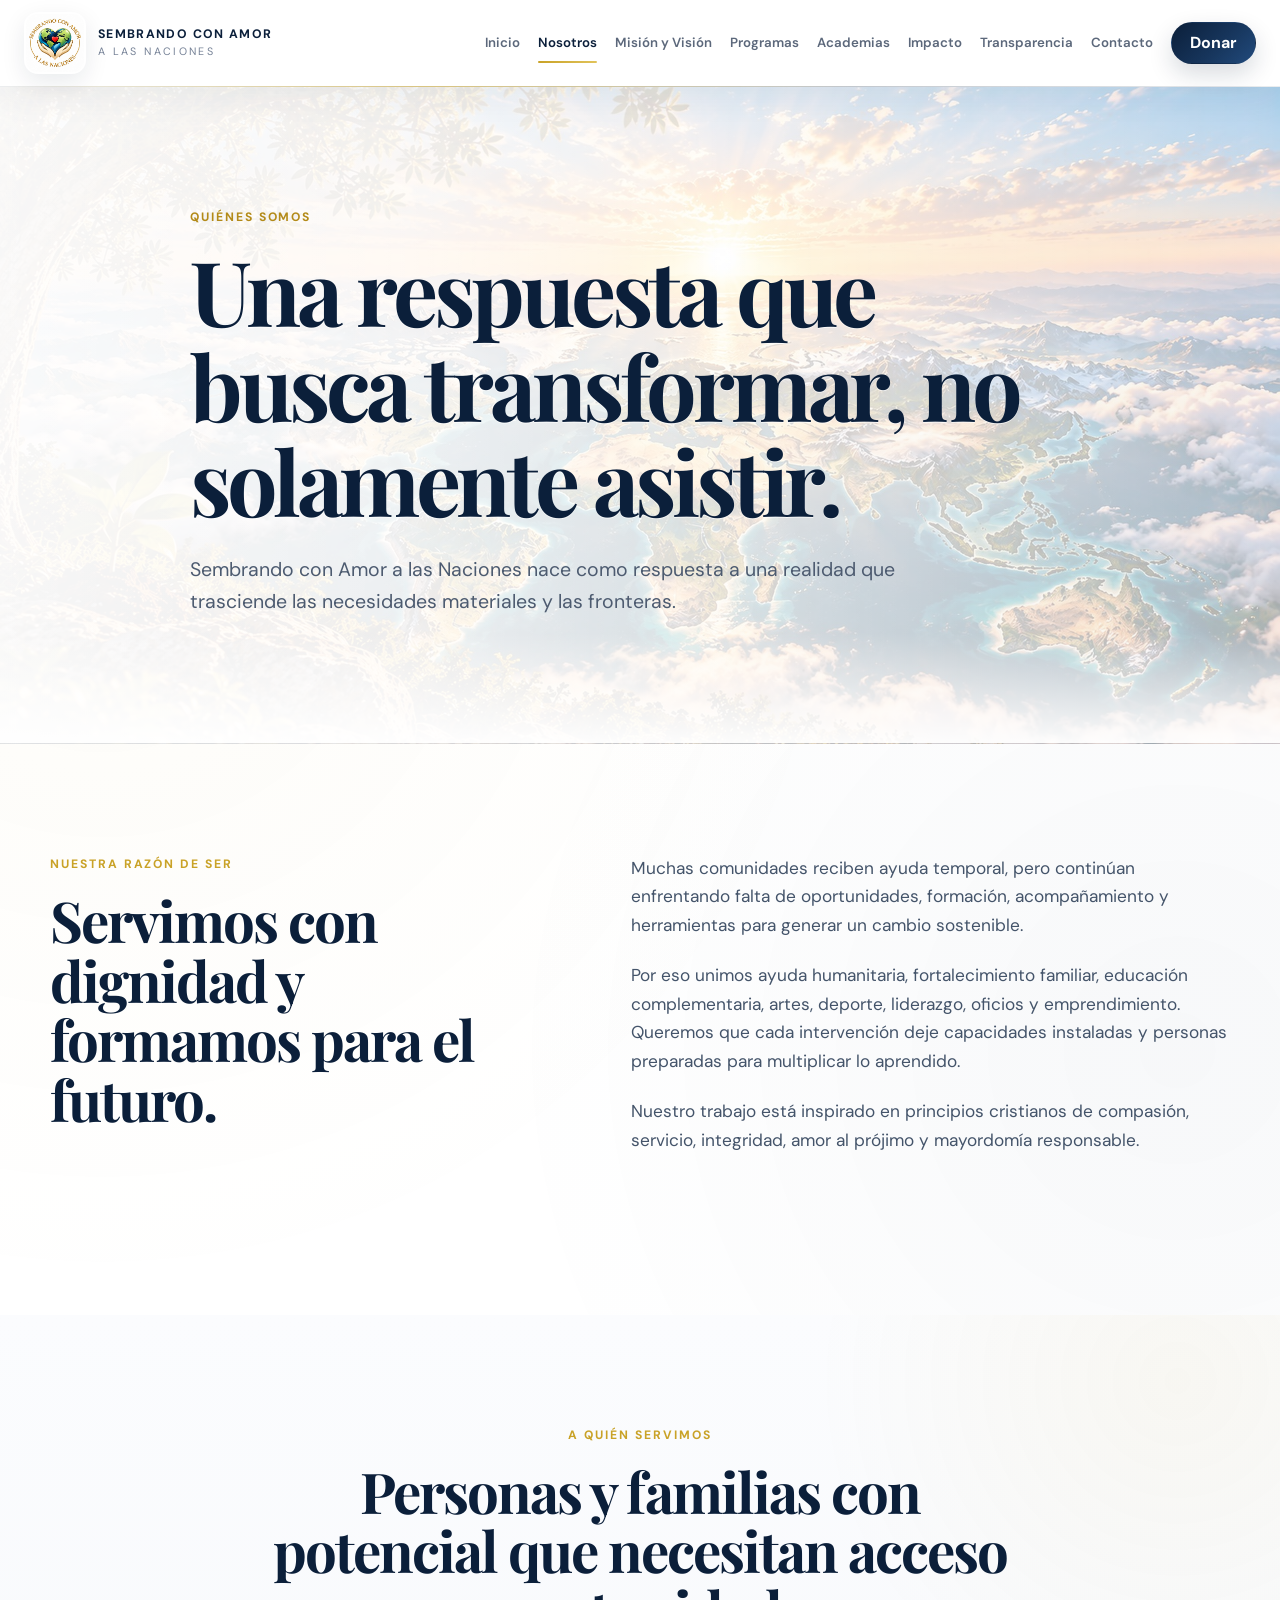
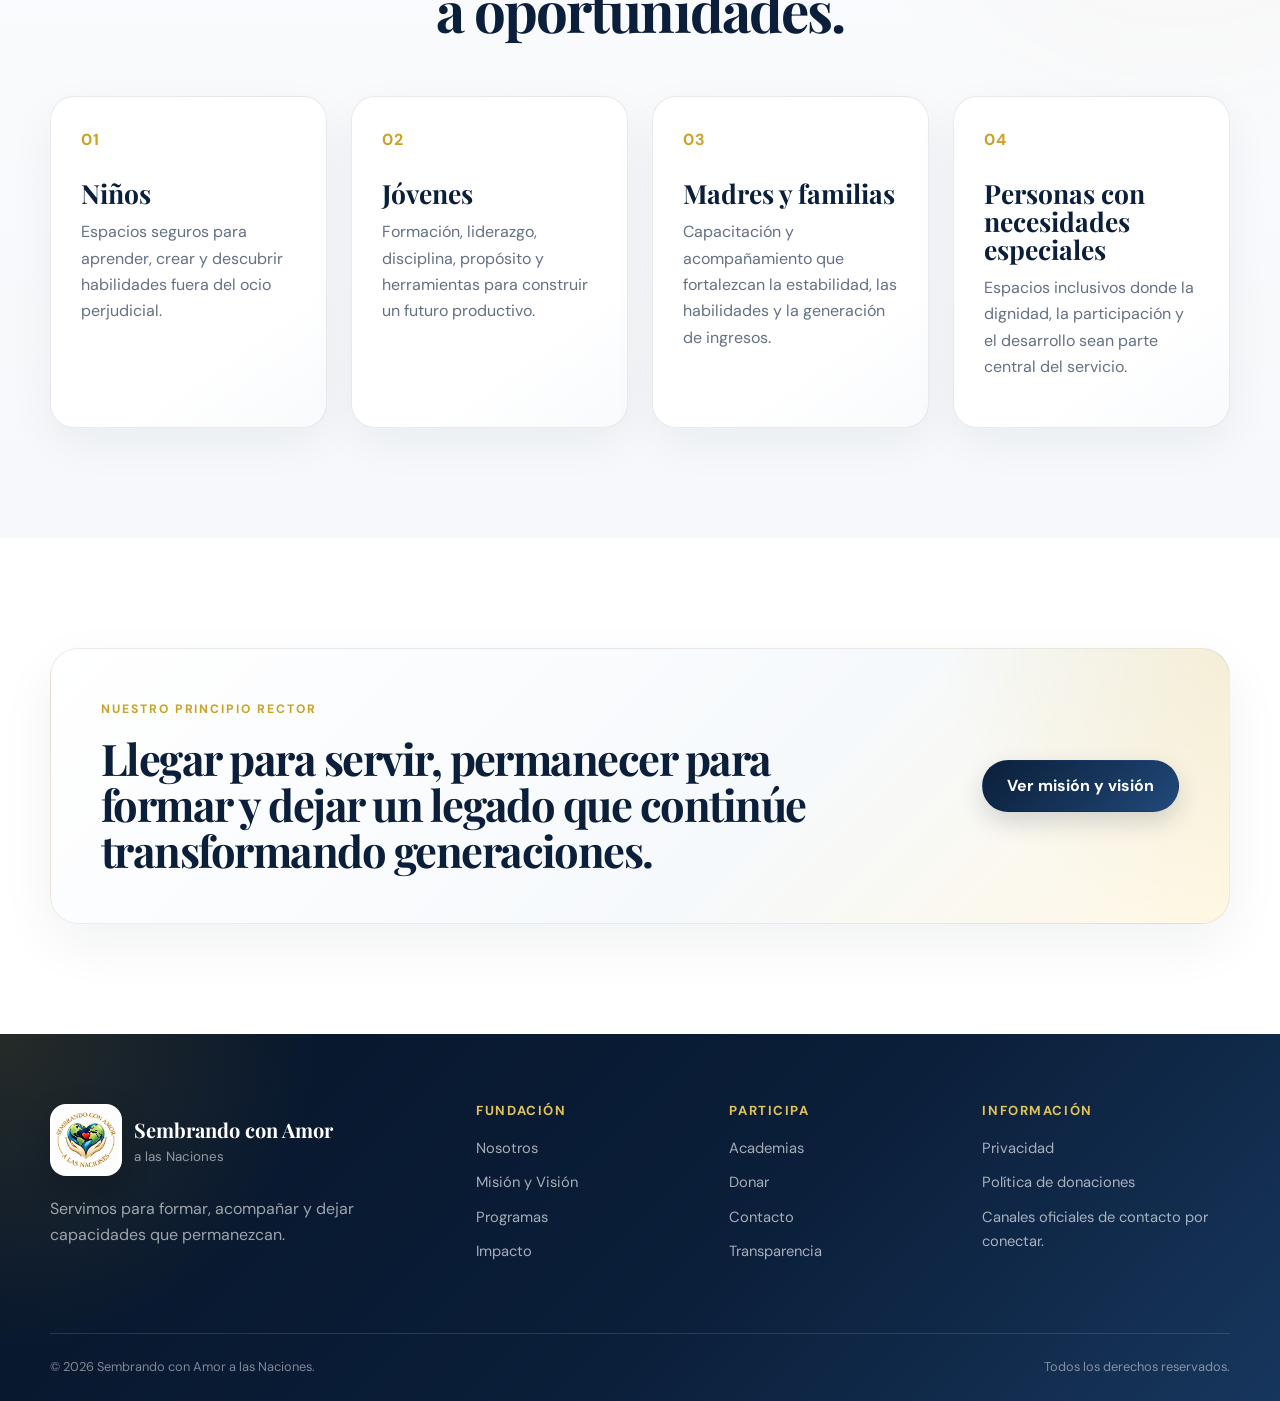
<file: nosotros.html>
<!doctype html>
<html lang="es">
<head>
  <meta charset="utf-8" />
  <meta name="viewport" content="width=device-width,initial-scale=1" />
  <meta name="theme-color" content="#FFFFFF" />
  <meta name="description" content="Conoce la identidad, enfoque y población a la que sirve Sembrando con Amor a las Naciones." />
  <title>Nosotros | Sembrando con Amor a las Naciones</title>
  <link rel="preconnect" href="https://fonts.googleapis.com">
  <link rel="preconnect" href="https://fonts.gstatic.com" crossorigin>
  <link href="https://fonts.googleapis.com/css2?family=DM+Sans:wght@400;500;600;700&family=Playfair+Display:wght@600;700&display=swap" rel="stylesheet">
  <link rel="stylesheet" href="styles.css" />
  <link rel="icon" type="image/png" href="assets/logo-home-transparent.png" />
</head>
<body class="">
<header class="site-header">
  <a class="brand" href="index.html" aria-label="Sembrando con Amor a las Naciones - Inicio">
    <img class="brand-logo-image" src="assets/logo-sembrando-white.jpg" alt="Logo Sembrando con Amor a las Naciones" />
    <span class="brand-copy"><strong>SEMBRANDO CON AMOR</strong><small>A LAS NACIONES</small></span>
  </a>
  <button class="nav-toggle" id="navToggle" aria-label="Abrir menú" aria-expanded="false"><span></span><span></span><span></span></button>
  <nav class="nav" id="nav" aria-label="Navegación principal"><a class="nav-link " href="index.html">Inicio</a><a class="nav-link active" href="nosotros.html">Nosotros</a><a class="nav-link " href="mision-vision.html">Misión y Visión</a><a class="nav-link " href="programas.html">Programas</a><a class="nav-link " href="academias.html">Academias</a><a class="nav-link " href="impacto.html">Impacto</a><a class="nav-link " href="transparencia.html">Transparencia</a><a class="nav-link " href="contacto.html">Contacto</a><a class="btn btn-primary btn-small" href="donar.html">Donar</a></nav>
</header>
<main>
<section class="page-hero"><div class="container narrow reveal"><p class="eyebrow">Quiénes somos</p><h1>Una respuesta que busca transformar, no solamente asistir.</h1><p>Sembrando con Amor a las Naciones nace como respuesta a una realidad que trasciende las necesidades materiales y las fronteras.</p></div></section>
<section class="section"><div class="container split"><div class="section-heading reveal"><p class="eyebrow">Nuestra razón de ser</p><h2>Servimos con dignidad y formamos para el futuro.</h2></div><div class="prose reveal"><p>Muchas comunidades reciben ayuda temporal, pero continúan enfrentando falta de oportunidades, formación, acompañamiento y herramientas para generar un cambio sostenible.</p><p>Por eso unimos ayuda humanitaria, fortalecimiento familiar, educación complementaria, artes, deporte, liderazgo, oficios y emprendimiento. Queremos que cada intervención deje capacidades instaladas y personas preparadas para multiplicar lo aprendido.</p><p>Nuestro trabajo está inspirado en principios cristianos de compasión, servicio, integridad, amor al prójimo y mayordomía responsable.</p></div></div></section>
<section class="section section-soft"><div class="container"><div class="section-heading centered reveal"><p class="eyebrow">A quién servimos</p><h2>Personas y familias con potencial que necesitan acceso a oportunidades.</h2></div><div class="cards four"><article class="info-card reveal"><span class="mini-icon">01</span><h3>Niños</h3><p>Espacios seguros para aprender, crear y descubrir habilidades fuera del ocio perjudicial.</p></article><article class="info-card reveal"><span class="mini-icon">02</span><h3>Jóvenes</h3><p>Formación, liderazgo, disciplina, propósito y herramientas para construir un futuro productivo.</p></article><article class="info-card reveal"><span class="mini-icon">03</span><h3>Madres y familias</h3><p>Capacitación y acompañamiento que fortalezcan la estabilidad, las habilidades y la generación de ingresos.</p></article><article class="info-card reveal"><span class="mini-icon">04</span><h3>Personas con necesidades especiales</h3><p>Espacios inclusivos donde la dignidad, la participación y el desarrollo sean parte central del servicio.</p></article></div></div></section>
<section class="section"><div class="container feature-band reveal"><div><p class="eyebrow">Nuestro principio rector</p><h2>Llegar para servir, permanecer para formar y dejar un legado que continúe transformando generaciones.</h2></div><a class="btn btn-primary" href="mision-vision.html">Ver misión y visión</a></div></section>
</main>
<footer class="site-footer">
  <div class="container footer-grid">
    <div class="footer-brand"><div class="footer-logo"><img class="footer-logo-image" src="assets/logo-sembrando-white.jpg" alt="Logo Sembrando con Amor a las Naciones" /><div><strong>Sembrando con Amor</strong><small>a las Naciones</small></div></div><p>Servimos para formar, acompañar y dejar capacidades que permanezcan.</p></div>
    <div><h3>Fundación</h3><a href="nosotros.html">Nosotros</a><a href="mision-vision.html">Misión y Visión</a><a href="programas.html">Programas</a><a href="impacto.html">Impacto</a></div>
    <div><h3>Participa</h3><a href="academias.html">Academias</a><a href="donar.html">Donar</a><a href="contacto.html">Contacto</a><a href="transparencia.html">Transparencia</a></div>
    <div><h3>Información</h3><a href="privacidad.html">Privacidad</a><a href="politica-donaciones.html">Política de donaciones</a><span class="footer-note">Canales oficiales de contacto por conectar.</span></div>
  </div>
  <div class="container footer-bottom"><span>© <span id="year"></span> Sembrando con Amor a las Naciones.</span><span>Todos los derechos reservados.</span></div>
</footer>
<script src="script.js"></script>
</body>
</html>
</file>
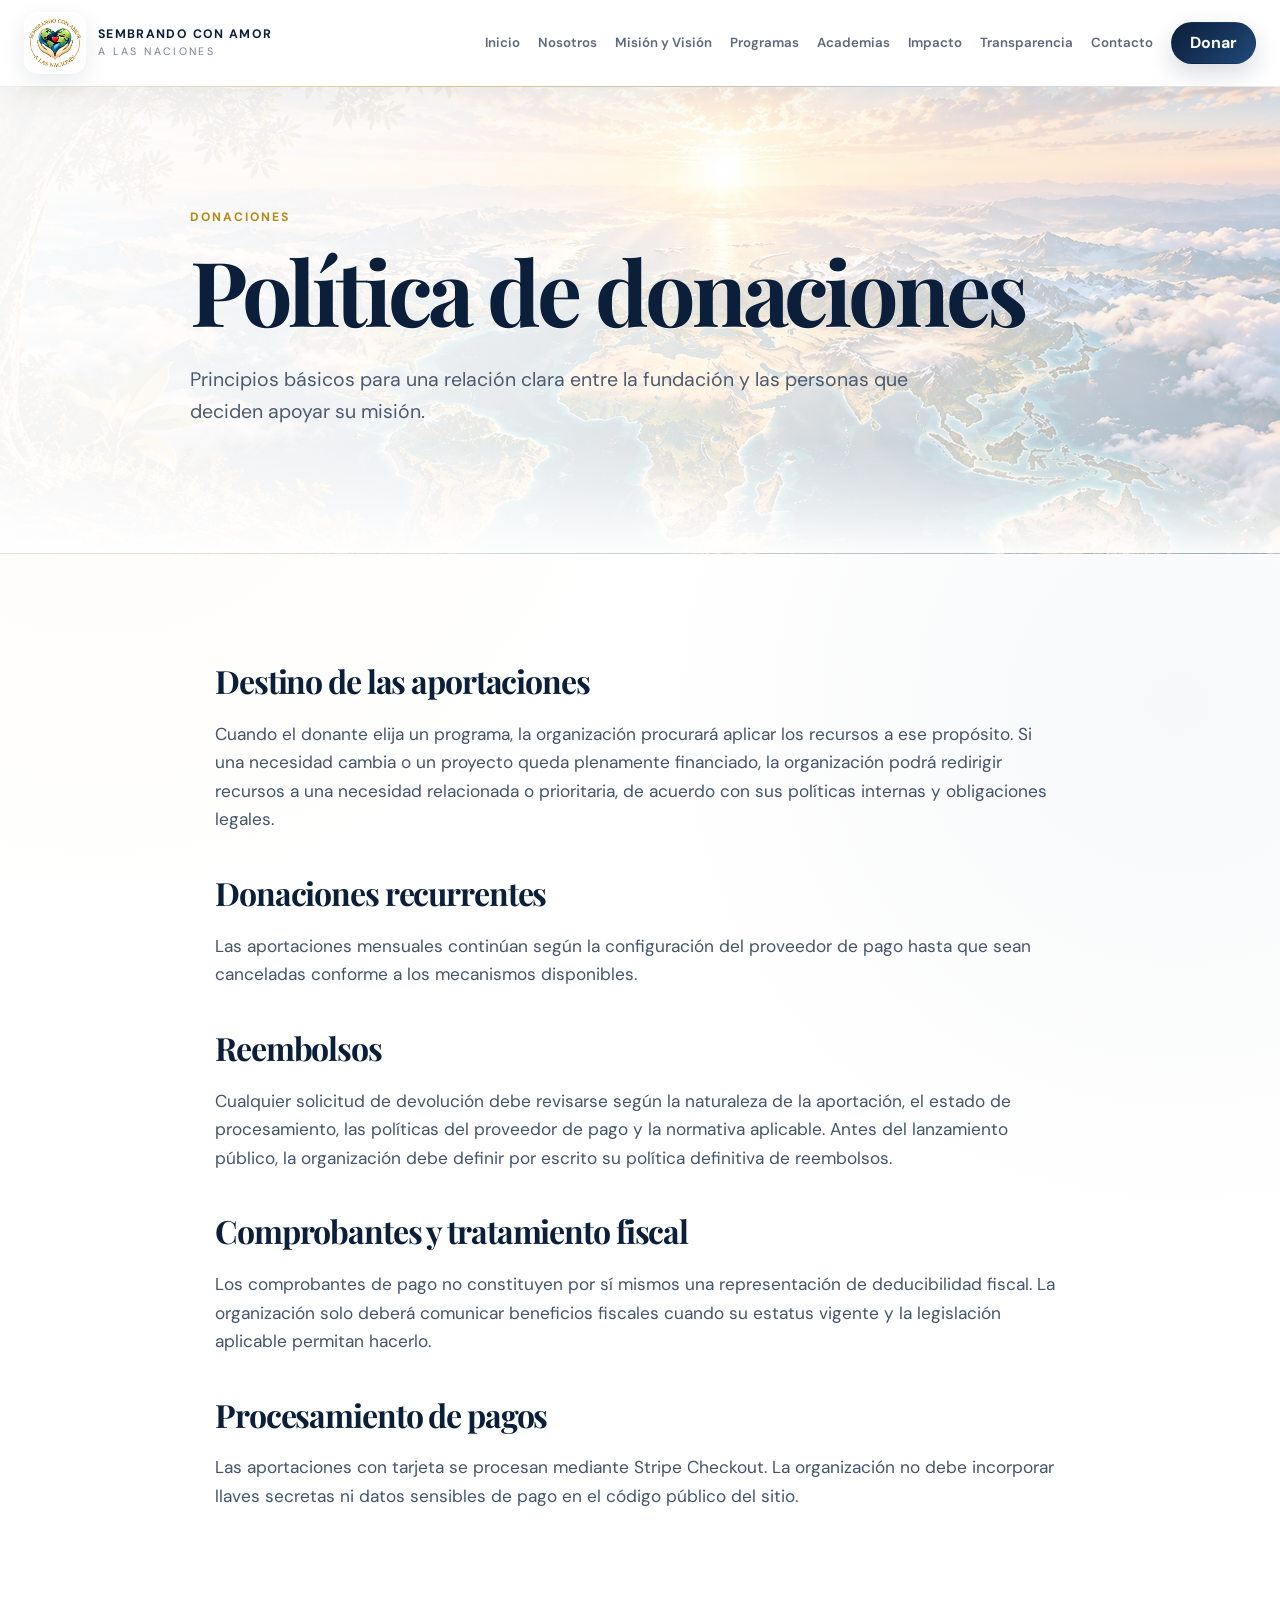
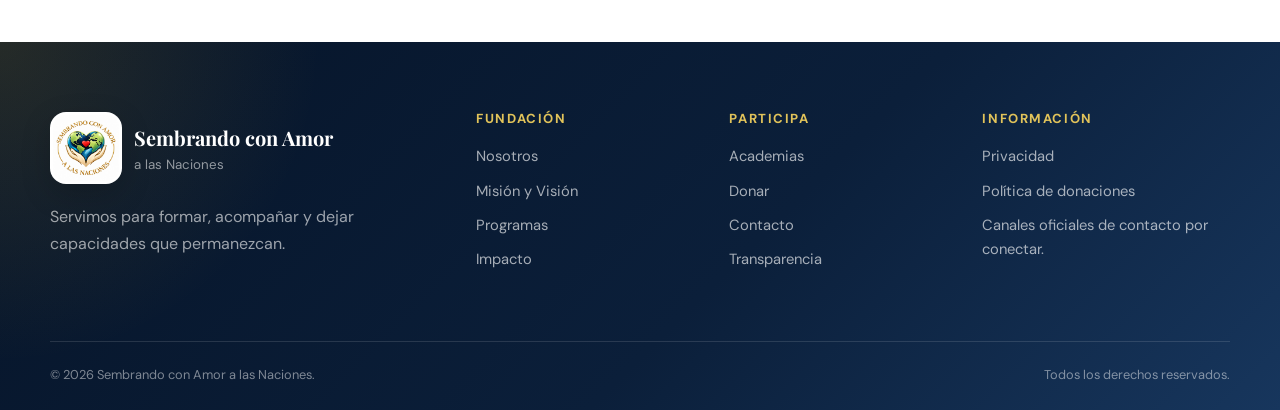
<file: politica-donaciones.html>
<!doctype html>
<html lang="es">
<head>
  <meta charset="utf-8" />
  <meta name="viewport" content="width=device-width,initial-scale=1" />
  <meta name="theme-color" content="#FFFFFF" />
  <meta name="description" content="Política general de donaciones de Sembrando con Amor a las Naciones." />
  <title>Política de Donaciones | Sembrando con Amor a las Naciones</title>
  <link rel="preconnect" href="https://fonts.googleapis.com">
  <link rel="preconnect" href="https://fonts.gstatic.com" crossorigin>
  <link href="https://fonts.googleapis.com/css2?family=DM+Sans:wght@400;500;600;700&family=Playfair+Display:wght@600;700&display=swap" rel="stylesheet">
  <link rel="stylesheet" href="styles.css" />
  <link rel="icon" type="image/png" href="assets/logo-home-transparent.png" />
</head>
<body class="">
<header class="site-header">
  <a class="brand" href="index.html" aria-label="Sembrando con Amor a las Naciones - Inicio">
    <img class="brand-logo-image" src="assets/logo-sembrando-white.jpg" alt="Logo Sembrando con Amor a las Naciones" />
    <span class="brand-copy"><strong>SEMBRANDO CON AMOR</strong><small>A LAS NACIONES</small></span>
  </a>
  <button class="nav-toggle" id="navToggle" aria-label="Abrir menú" aria-expanded="false"><span></span><span></span><span></span></button>
  <nav class="nav" id="nav" aria-label="Navegación principal"><a class="nav-link " href="index.html">Inicio</a><a class="nav-link " href="nosotros.html">Nosotros</a><a class="nav-link " href="mision-vision.html">Misión y Visión</a><a class="nav-link " href="programas.html">Programas</a><a class="nav-link " href="academias.html">Academias</a><a class="nav-link " href="impacto.html">Impacto</a><a class="nav-link " href="transparencia.html">Transparencia</a><a class="nav-link " href="contacto.html">Contacto</a><a class="btn btn-primary btn-small" href="donar.html">Donar</a></nav>
</header>
<main>
<section class="page-hero"><div class="container narrow reveal"><p class="eyebrow">Donaciones</p><h1>Política de donaciones</h1><p>Principios básicos para una relación clara entre la fundación y las personas que deciden apoyar su misión.</p></div></section>
<section class="section"><div class="container policy prose reveal"><h2>Destino de las aportaciones</h2><p>Cuando el donante elija un programa, la organización procurará aplicar los recursos a ese propósito. Si una necesidad cambia o un proyecto queda plenamente financiado, la organización podrá redirigir recursos a una necesidad relacionada o prioritaria, de acuerdo con sus políticas internas y obligaciones legales.</p><h2>Donaciones recurrentes</h2><p>Las aportaciones mensuales continúan según la configuración del proveedor de pago hasta que sean canceladas conforme a los mecanismos disponibles.</p><h2>Reembolsos</h2><p>Cualquier solicitud de devolución debe revisarse según la naturaleza de la aportación, el estado de procesamiento, las políticas del proveedor de pago y la normativa aplicable. Antes del lanzamiento público, la organización debe definir por escrito su política definitiva de reembolsos.</p><h2>Comprobantes y tratamiento fiscal</h2><p>Los comprobantes de pago no constituyen por sí mismos una representación de deducibilidad fiscal. La organización solo deberá comunicar beneficios fiscales cuando su estatus vigente y la legislación aplicable permitan hacerlo.</p><h2>Procesamiento de pagos</h2><p>Las aportaciones con tarjeta se procesan mediante Stripe Checkout. La organización no debe incorporar llaves secretas ni datos sensibles de pago en el código público del sitio.</p></div></section>
</main>
<footer class="site-footer">
  <div class="container footer-grid">
    <div class="footer-brand"><div class="footer-logo"><img class="footer-logo-image" src="assets/logo-sembrando-white.jpg" alt="Logo Sembrando con Amor a las Naciones" /><div><strong>Sembrando con Amor</strong><small>a las Naciones</small></div></div><p>Servimos para formar, acompañar y dejar capacidades que permanezcan.</p></div>
    <div><h3>Fundación</h3><a href="nosotros.html">Nosotros</a><a href="mision-vision.html">Misión y Visión</a><a href="programas.html">Programas</a><a href="impacto.html">Impacto</a></div>
    <div><h3>Participa</h3><a href="academias.html">Academias</a><a href="donar.html">Donar</a><a href="contacto.html">Contacto</a><a href="transparencia.html">Transparencia</a></div>
    <div><h3>Información</h3><a href="privacidad.html">Privacidad</a><a href="politica-donaciones.html">Política de donaciones</a><span class="footer-note">Canales oficiales de contacto por conectar.</span></div>
  </div>
  <div class="container footer-bottom"><span>© <span id="year"></span> Sembrando con Amor a las Naciones.</span><span>Todos los derechos reservados.</span></div>
</footer>
<script src="script.js"></script>
</body>
</html>
</file>
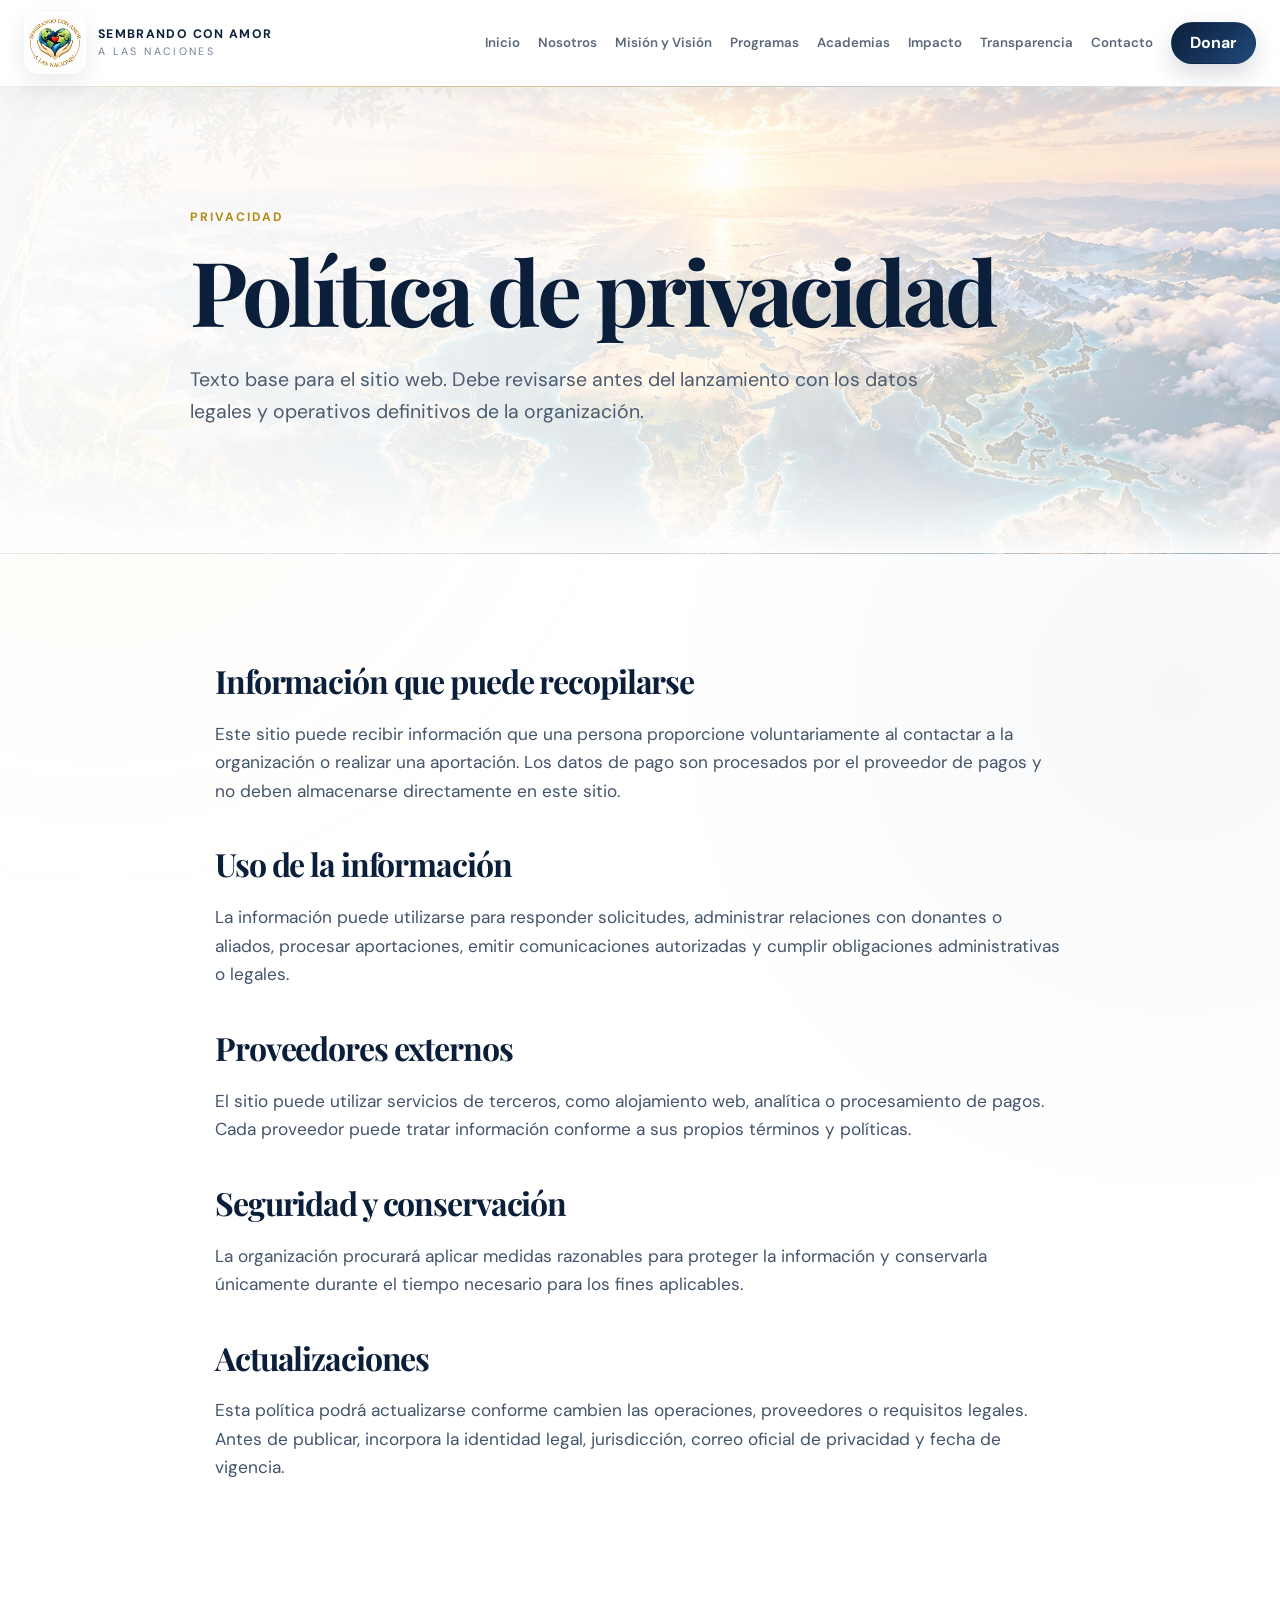
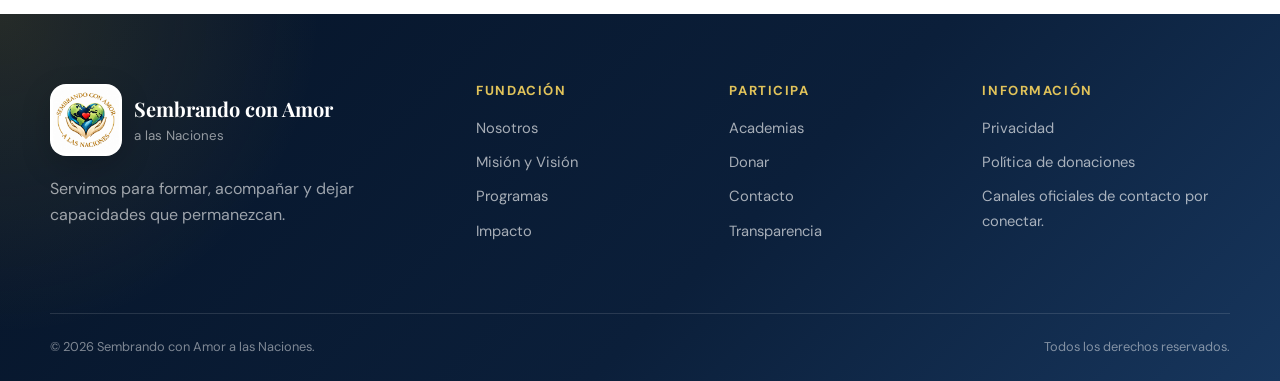
<file: privacidad.html>
<!doctype html>
<html lang="es">
<head>
  <meta charset="utf-8" />
  <meta name="viewport" content="width=device-width,initial-scale=1" />
  <meta name="theme-color" content="#FFFFFF" />
  <meta name="description" content="Política de privacidad del sitio web de Sembrando con Amor a las Naciones." />
  <title>Privacidad | Sembrando con Amor a las Naciones</title>
  <link rel="preconnect" href="https://fonts.googleapis.com">
  <link rel="preconnect" href="https://fonts.gstatic.com" crossorigin>
  <link href="https://fonts.googleapis.com/css2?family=DM+Sans:wght@400;500;600;700&family=Playfair+Display:wght@600;700&display=swap" rel="stylesheet">
  <link rel="stylesheet" href="styles.css" />
  <link rel="icon" type="image/png" href="assets/logo-home-transparent.png" />
</head>
<body class="">
<header class="site-header">
  <a class="brand" href="index.html" aria-label="Sembrando con Amor a las Naciones - Inicio">
    <img class="brand-logo-image" src="assets/logo-sembrando-white.jpg" alt="Logo Sembrando con Amor a las Naciones" />
    <span class="brand-copy"><strong>SEMBRANDO CON AMOR</strong><small>A LAS NACIONES</small></span>
  </a>
  <button class="nav-toggle" id="navToggle" aria-label="Abrir menú" aria-expanded="false"><span></span><span></span><span></span></button>
  <nav class="nav" id="nav" aria-label="Navegación principal"><a class="nav-link " href="index.html">Inicio</a><a class="nav-link " href="nosotros.html">Nosotros</a><a class="nav-link " href="mision-vision.html">Misión y Visión</a><a class="nav-link " href="programas.html">Programas</a><a class="nav-link " href="academias.html">Academias</a><a class="nav-link " href="impacto.html">Impacto</a><a class="nav-link " href="transparencia.html">Transparencia</a><a class="nav-link " href="contacto.html">Contacto</a><a class="btn btn-primary btn-small" href="donar.html">Donar</a></nav>
</header>
<main>
<section class="page-hero"><div class="container narrow reveal"><p class="eyebrow">Privacidad</p><h1>Política de privacidad</h1><p>Texto base para el sitio web. Debe revisarse antes del lanzamiento con los datos legales y operativos definitivos de la organización.</p></div></section>
<section class="section"><div class="container policy prose reveal"><h2>Información que puede recopilarse</h2><p>Este sitio puede recibir información que una persona proporcione voluntariamente al contactar a la organización o realizar una aportación. Los datos de pago son procesados por el proveedor de pagos y no deben almacenarse directamente en este sitio.</p><h2>Uso de la información</h2><p>La información puede utilizarse para responder solicitudes, administrar relaciones con donantes o aliados, procesar aportaciones, emitir comunicaciones autorizadas y cumplir obligaciones administrativas o legales.</p><h2>Proveedores externos</h2><p>El sitio puede utilizar servicios de terceros, como alojamiento web, analítica o procesamiento de pagos. Cada proveedor puede tratar información conforme a sus propios términos y políticas.</p><h2>Seguridad y conservación</h2><p>La organización procurará aplicar medidas razonables para proteger la información y conservarla únicamente durante el tiempo necesario para los fines aplicables.</p><h2>Actualizaciones</h2><p>Esta política podrá actualizarse conforme cambien las operaciones, proveedores o requisitos legales. Antes de publicar, incorpora la identidad legal, jurisdicción, correo oficial de privacidad y fecha de vigencia.</p></div></section>
</main>
<footer class="site-footer">
  <div class="container footer-grid">
    <div class="footer-brand"><div class="footer-logo"><img class="footer-logo-image" src="assets/logo-sembrando-white.jpg" alt="Logo Sembrando con Amor a las Naciones" /><div><strong>Sembrando con Amor</strong><small>a las Naciones</small></div></div><p>Servimos para formar, acompañar y dejar capacidades que permanezcan.</p></div>
    <div><h3>Fundación</h3><a href="nosotros.html">Nosotros</a><a href="mision-vision.html">Misión y Visión</a><a href="programas.html">Programas</a><a href="impacto.html">Impacto</a></div>
    <div><h3>Participa</h3><a href="academias.html">Academias</a><a href="donar.html">Donar</a><a href="contacto.html">Contacto</a><a href="transparencia.html">Transparencia</a></div>
    <div><h3>Información</h3><a href="privacidad.html">Privacidad</a><a href="politica-donaciones.html">Política de donaciones</a><span class="footer-note">Canales oficiales de contacto por conectar.</span></div>
  </div>
  <div class="container footer-bottom"><span>© <span id="year"></span> Sembrando con Amor a las Naciones.</span><span>Todos los derechos reservados.</span></div>
</footer>
<script src="script.js"></script>
</body>
</html>
</file>
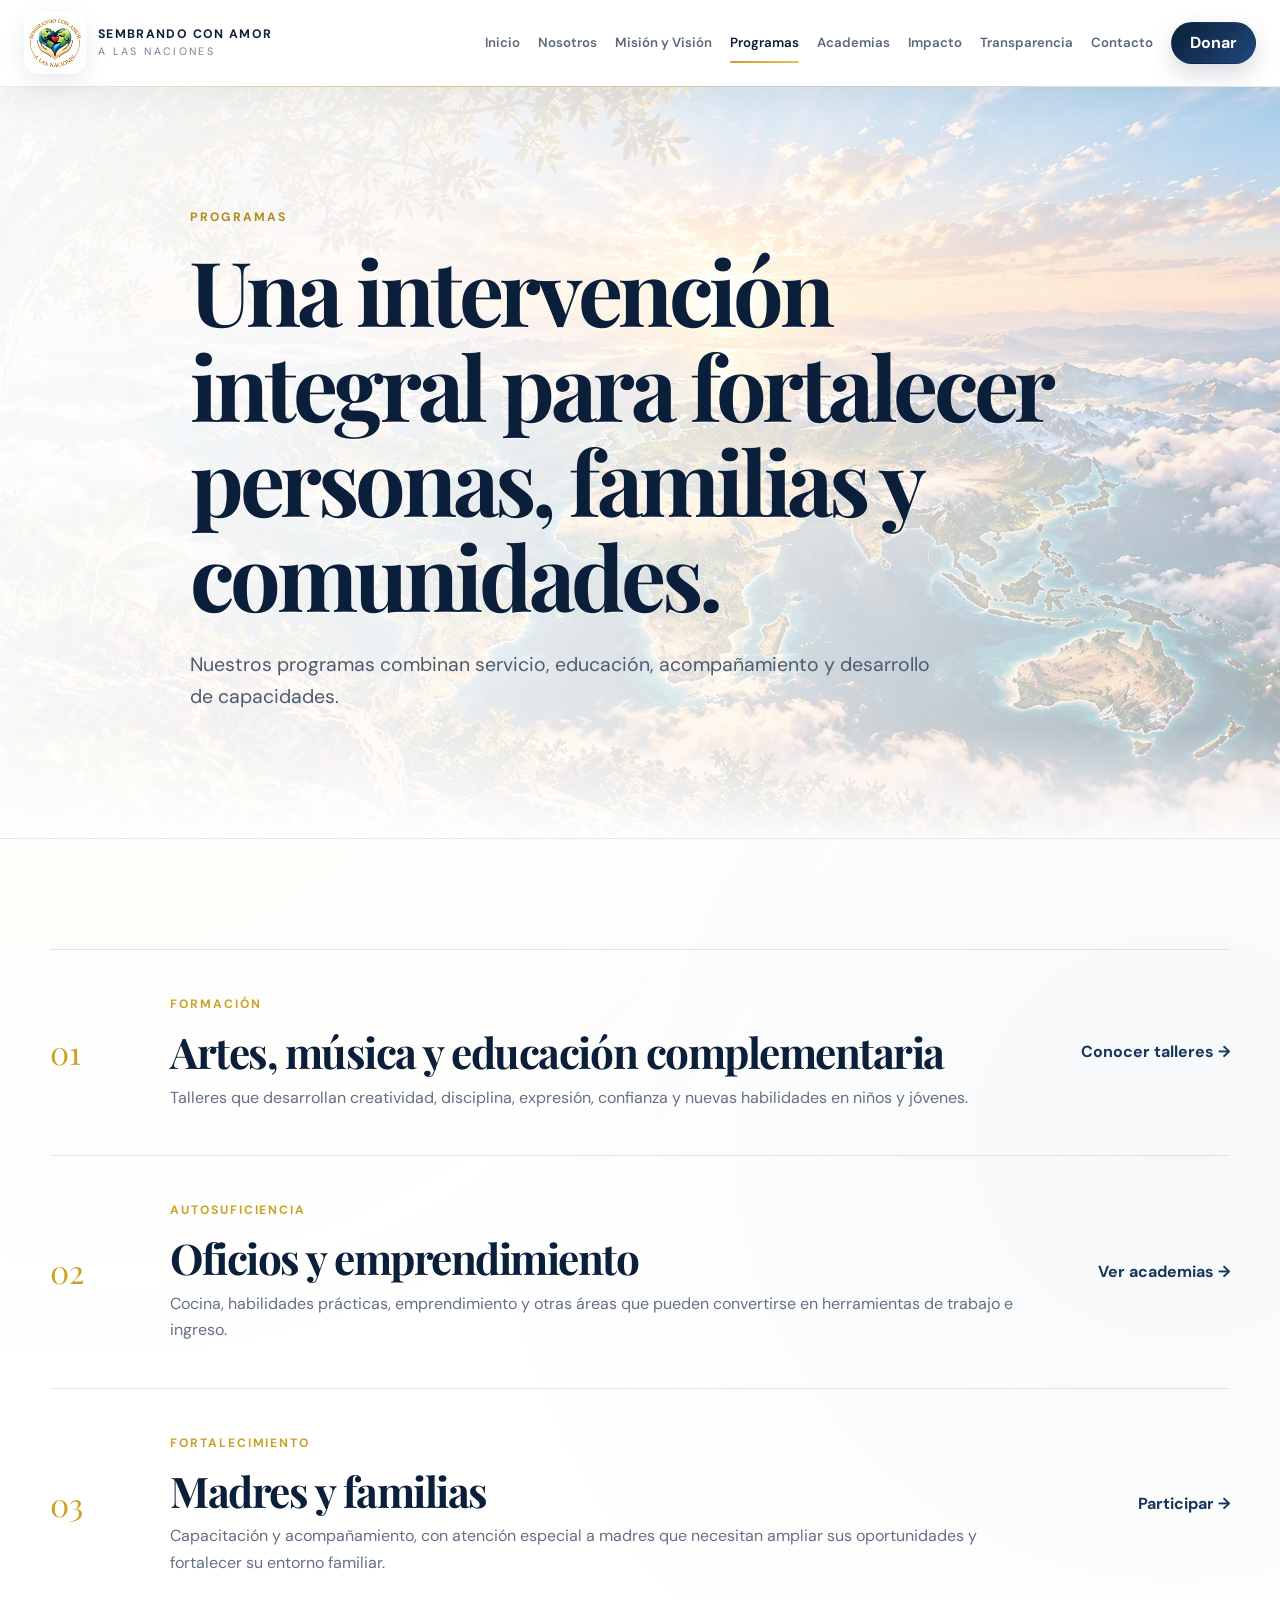
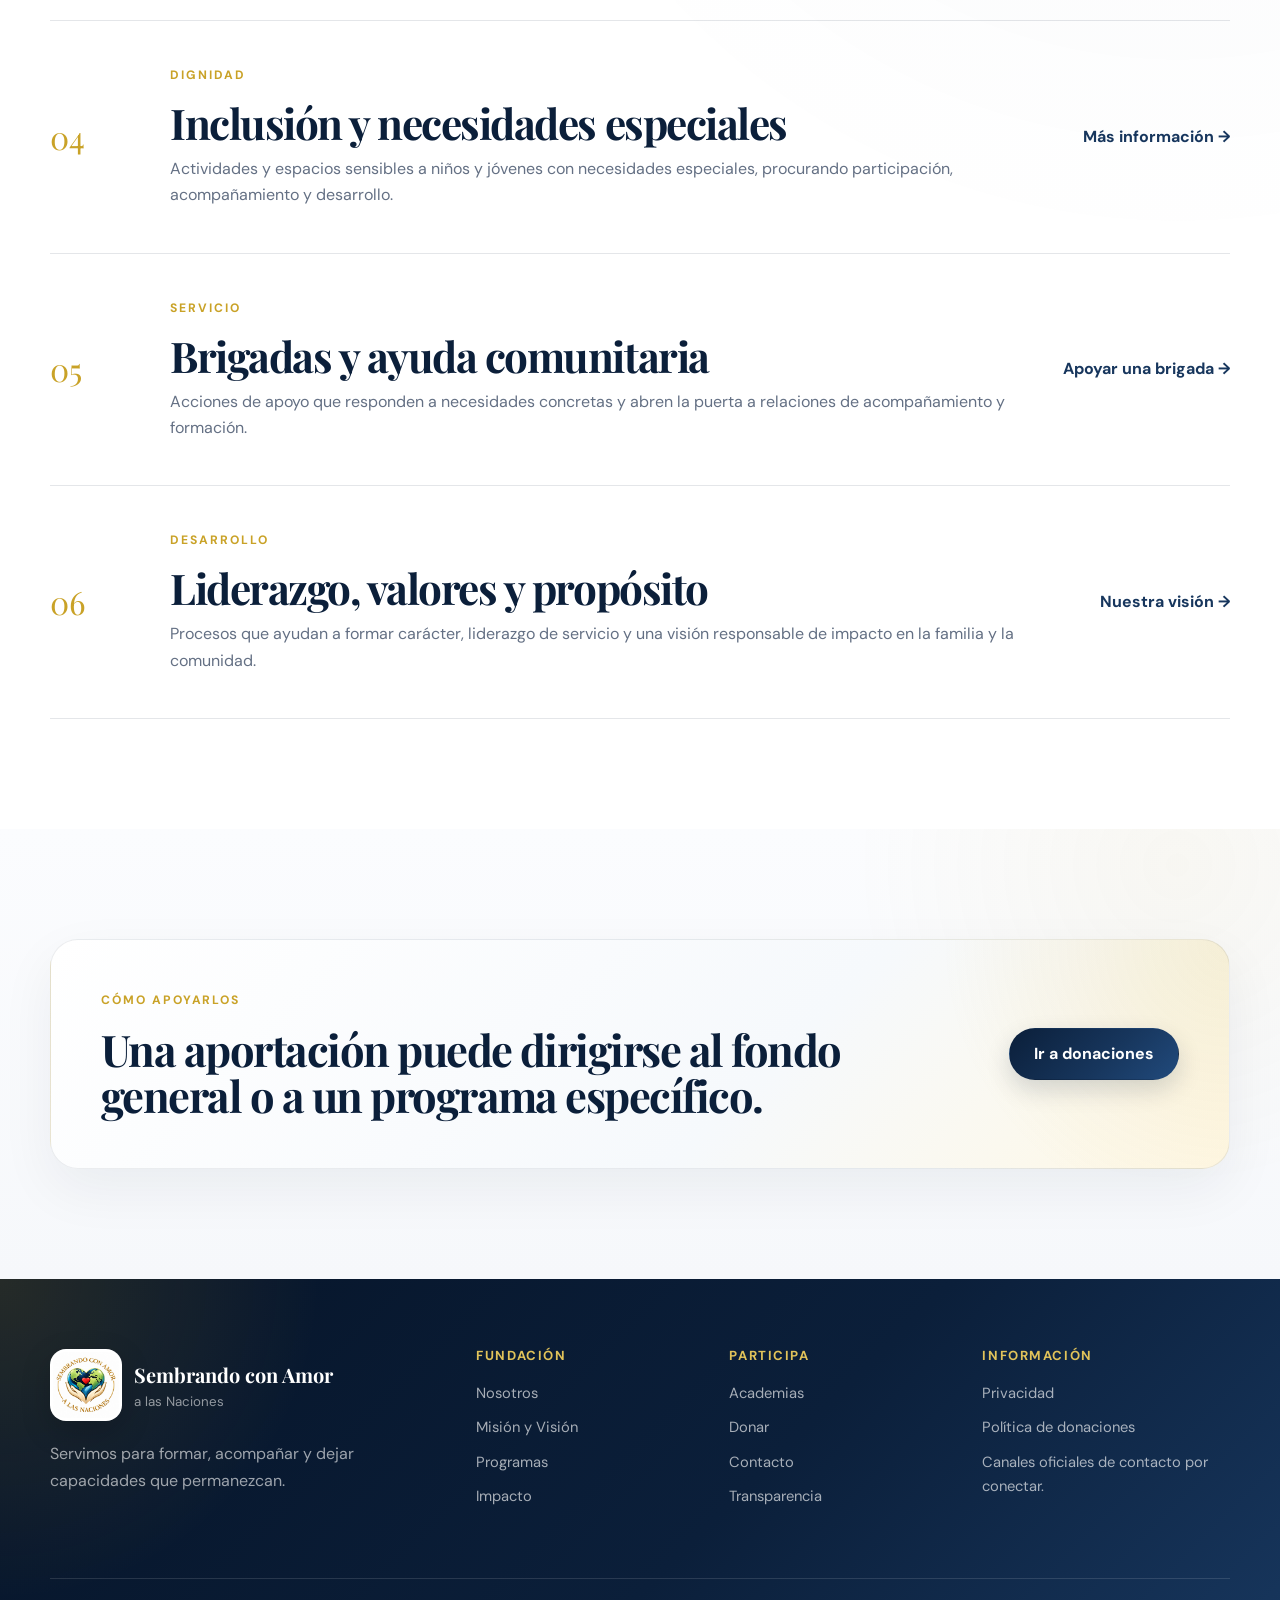
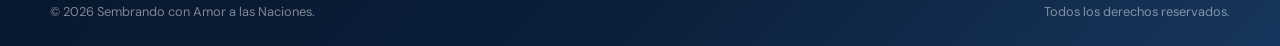
<file: programas.html>
<!doctype html>
<html lang="es">
<head>
  <meta charset="utf-8" />
  <meta name="viewport" content="width=device-width,initial-scale=1" />
  <meta name="theme-color" content="#FFFFFF" />
  <meta name="description" content="Programas de formación, apoyo familiar, inclusión, brigadas y liderazgo." />
  <title>Programas | Sembrando con Amor a las Naciones</title>
  <link rel="preconnect" href="https://fonts.googleapis.com">
  <link rel="preconnect" href="https://fonts.gstatic.com" crossorigin>
  <link href="https://fonts.googleapis.com/css2?family=DM+Sans:wght@400;500;600;700&family=Playfair+Display:wght@600;700&display=swap" rel="stylesheet">
  <link rel="stylesheet" href="styles.css" />
  <link rel="icon" type="image/png" href="assets/logo-home-transparent.png" />
</head>
<body class="">
<header class="site-header">
  <a class="brand" href="index.html" aria-label="Sembrando con Amor a las Naciones - Inicio">
    <img class="brand-logo-image" src="assets/logo-sembrando-white.jpg" alt="Logo Sembrando con Amor a las Naciones" />
    <span class="brand-copy"><strong>SEMBRANDO CON AMOR</strong><small>A LAS NACIONES</small></span>
  </a>
  <button class="nav-toggle" id="navToggle" aria-label="Abrir menú" aria-expanded="false"><span></span><span></span><span></span></button>
  <nav class="nav" id="nav" aria-label="Navegación principal"><a class="nav-link " href="index.html">Inicio</a><a class="nav-link " href="nosotros.html">Nosotros</a><a class="nav-link " href="mision-vision.html">Misión y Visión</a><a class="nav-link active" href="programas.html">Programas</a><a class="nav-link " href="academias.html">Academias</a><a class="nav-link " href="impacto.html">Impacto</a><a class="nav-link " href="transparencia.html">Transparencia</a><a class="nav-link " href="contacto.html">Contacto</a><a class="btn btn-primary btn-small" href="donar.html">Donar</a></nav>
</header>
<main>
<section class="page-hero"><div class="container narrow reveal"><p class="eyebrow">Programas</p><h1>Una intervención integral para fortalecer personas, familias y comunidades.</h1><p>Nuestros programas combinan servicio, educación, acompañamiento y desarrollo de capacidades.</p></div></section>
<section class="section"><div class="container program-list"><article class="program-row reveal"><div class="program-number">01</div><div><p class="eyebrow">Formación</p><h2>Artes, música y educación complementaria</h2><p>Talleres que desarrollan creatividad, disciplina, expresión, confianza y nuevas habilidades en niños y jóvenes.</p></div><a href="academias.html">Conocer talleres →</a></article><article class="program-row reveal"><div class="program-number">02</div><div><p class="eyebrow">Autosuficiencia</p><h2>Oficios y emprendimiento</h2><p>Cocina, habilidades prácticas, emprendimiento y otras áreas que pueden convertirse en herramientas de trabajo e ingreso.</p></div><a href="academias.html">Ver academias →</a></article><article class="program-row reveal"><div class="program-number">03</div><div><p class="eyebrow">Fortalecimiento</p><h2>Madres y familias</h2><p>Capacitación y acompañamiento, con atención especial a madres que necesitan ampliar sus oportunidades y fortalecer su entorno familiar.</p></div><a href="contacto.html">Participar →</a></article><article class="program-row reveal"><div class="program-number">04</div><div><p class="eyebrow">Dignidad</p><h2>Inclusión y necesidades especiales</h2><p>Actividades y espacios sensibles a niños y jóvenes con necesidades especiales, procurando participación, acompañamiento y desarrollo.</p></div><a href="contacto.html">Más información →</a></article><article class="program-row reveal"><div class="program-number">05</div><div><p class="eyebrow">Servicio</p><h2>Brigadas y ayuda comunitaria</h2><p>Acciones de apoyo que responden a necesidades concretas y abren la puerta a relaciones de acompañamiento y formación.</p></div><a href="donar.html">Apoyar una brigada →</a></article><article class="program-row reveal"><div class="program-number">06</div><div><p class="eyebrow">Desarrollo</p><h2>Liderazgo, valores y propósito</h2><p>Procesos que ayudan a formar carácter, liderazgo de servicio y una visión responsable de impacto en la familia y la comunidad.</p></div><a href="mision-vision.html">Nuestra visión →</a></article></div></section>
<section class="section section-soft"><div class="container feature-band reveal"><div><p class="eyebrow">Cómo apoyarlos</p><h2>Una aportación puede dirigirse al fondo general o a un programa específico.</h2></div><a class="btn btn-primary" href="donar.html">Ir a donaciones</a></div></section>
</main>
<footer class="site-footer">
  <div class="container footer-grid">
    <div class="footer-brand"><div class="footer-logo"><img class="footer-logo-image" src="assets/logo-sembrando-white.jpg" alt="Logo Sembrando con Amor a las Naciones" /><div><strong>Sembrando con Amor</strong><small>a las Naciones</small></div></div><p>Servimos para formar, acompañar y dejar capacidades que permanezcan.</p></div>
    <div><h3>Fundación</h3><a href="nosotros.html">Nosotros</a><a href="mision-vision.html">Misión y Visión</a><a href="programas.html">Programas</a><a href="impacto.html">Impacto</a></div>
    <div><h3>Participa</h3><a href="academias.html">Academias</a><a href="donar.html">Donar</a><a href="contacto.html">Contacto</a><a href="transparencia.html">Transparencia</a></div>
    <div><h3>Información</h3><a href="privacidad.html">Privacidad</a><a href="politica-donaciones.html">Política de donaciones</a><span class="footer-note">Canales oficiales de contacto por conectar.</span></div>
  </div>
  <div class="container footer-bottom"><span>© <span id="year"></span> Sembrando con Amor a las Naciones.</span><span>Todos los derechos reservados.</span></div>
</footer>
<script src="script.js"></script>
</body>
</html>
</file>
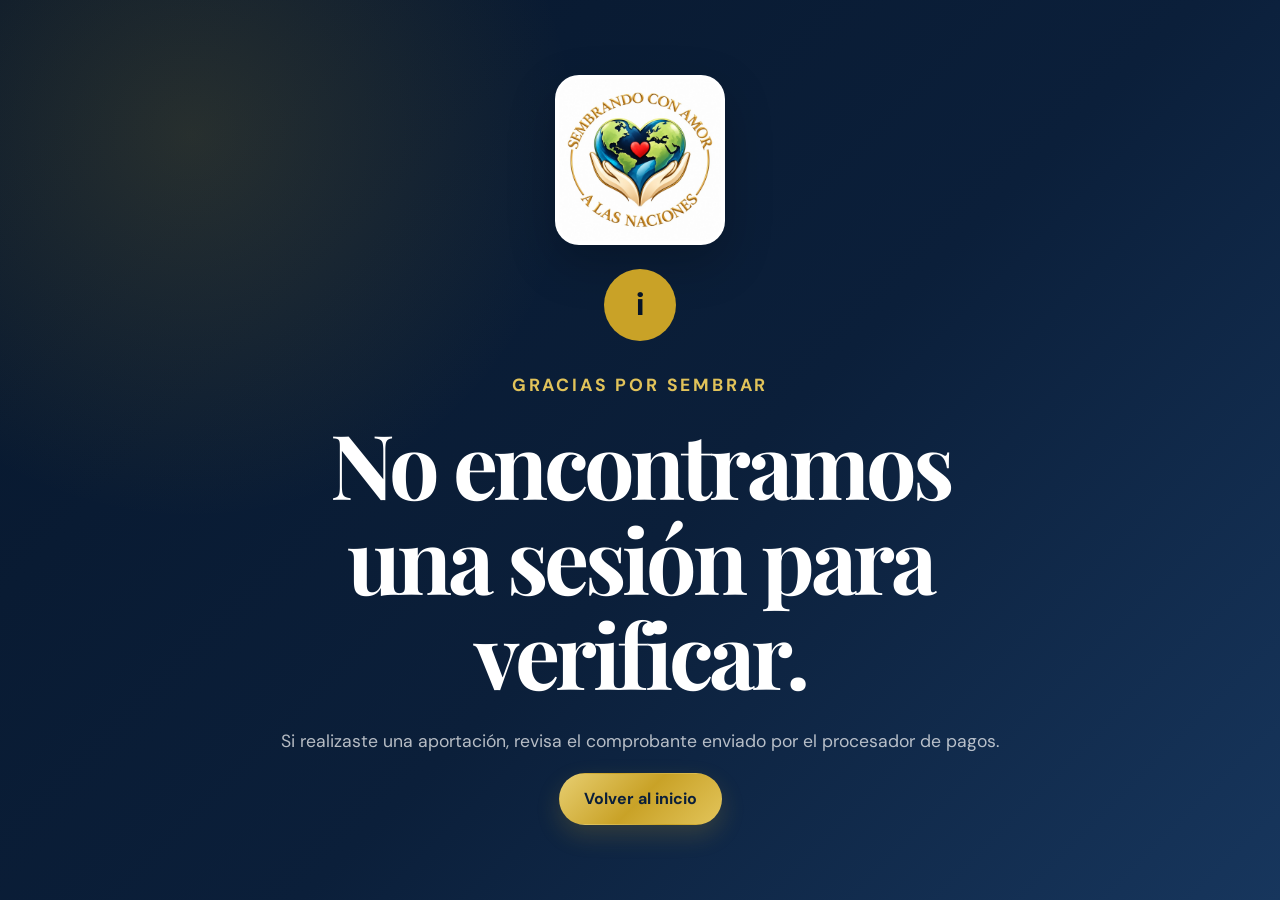
<file: success.html>
<!doctype html><html lang="es"><head><meta charset="utf-8"><meta name="viewport" content="width=device-width,initial-scale=1"><meta name="theme-color" content="#FFFFFF"><meta name="description" content="Confirmación de donación"><title>Gracias por sembrar | Sembrando con Amor a las Naciones</title><link rel="preconnect" href="https://fonts.googleapis.com"><link rel="preconnect" href="https://fonts.gstatic.com" crossorigin><link href="https://fonts.googleapis.com/css2?family=DM+Sans:wght@400;600;700&family=Playfair+Display:wght@600;700&display=swap" rel="stylesheet"><link rel="stylesheet" href="styles.css"><link rel="icon" type="image/png" href="assets/logo-home-transparent.png" /></head><body><main class="success-shell"><div class="success-card"><img class="success-logo" src="assets/logo-sembrando-white.jpg" alt="Sembrando con Amor a las Naciones"><div class="success-icon" id="successIcon">✓</div><p class="eyebrow light">Gracias por sembrar</p><h1 id="successTitle">Estamos verificando tu aportación.</h1><p id="successText">Un momento mientras confirmamos la sesión de pago con Stripe.</p><div class="success-details" id="successDetails"></div><a class="btn btn-accent" href="index.html">Volver al inicio</a></div></main><script>const p=new URLSearchParams(location.search),id=p.get('session_id'),title=document.getElementById('successTitle'),txt=document.getElementById('successText'),detail=document.getElementById('successDetails'),icon=document.getElementById('successIcon');async function run(){if(!id){title.textContent='No encontramos una sesión para verificar.';txt.textContent='Si realizaste una aportación, revisa el comprobante enviado por el procesador de pagos.';icon.textContent='i';return}try{const r=await fetch('/api/verify-donation-session?session_id='+encodeURIComponent(id)),d=await r.json();if(r.ok&&d.confirmed){title.textContent='Tu aportación fue confirmada. Gracias.';txt.textContent='Tu generosidad puede convertirse en formación, herramientas y nuevas oportunidades.';if(Number.isFinite(d.amount_total)){detail.textContent='Aportación confirmada: '+new Intl.NumberFormat('es-MX',{style:'currency',currency:(d.currency||'usd').toUpperCase()}).format(d.amount_total/100);detail.classList.add('show')}}else{title.textContent='La sesión todavía no aparece como confirmada.';txt.textContent='No realizaremos ninguna afirmación de pago hasta recibir confirmación de Stripe.';icon.textContent='i'}}catch(e){title.textContent='No pudimos verificar la sesión en este momento.';txt.textContent='Revisa el comprobante de Stripe o contacta a la fundación cuando sus canales oficiales estén publicados.';icon.textContent='i'}}run()</script></body></html>
</file>
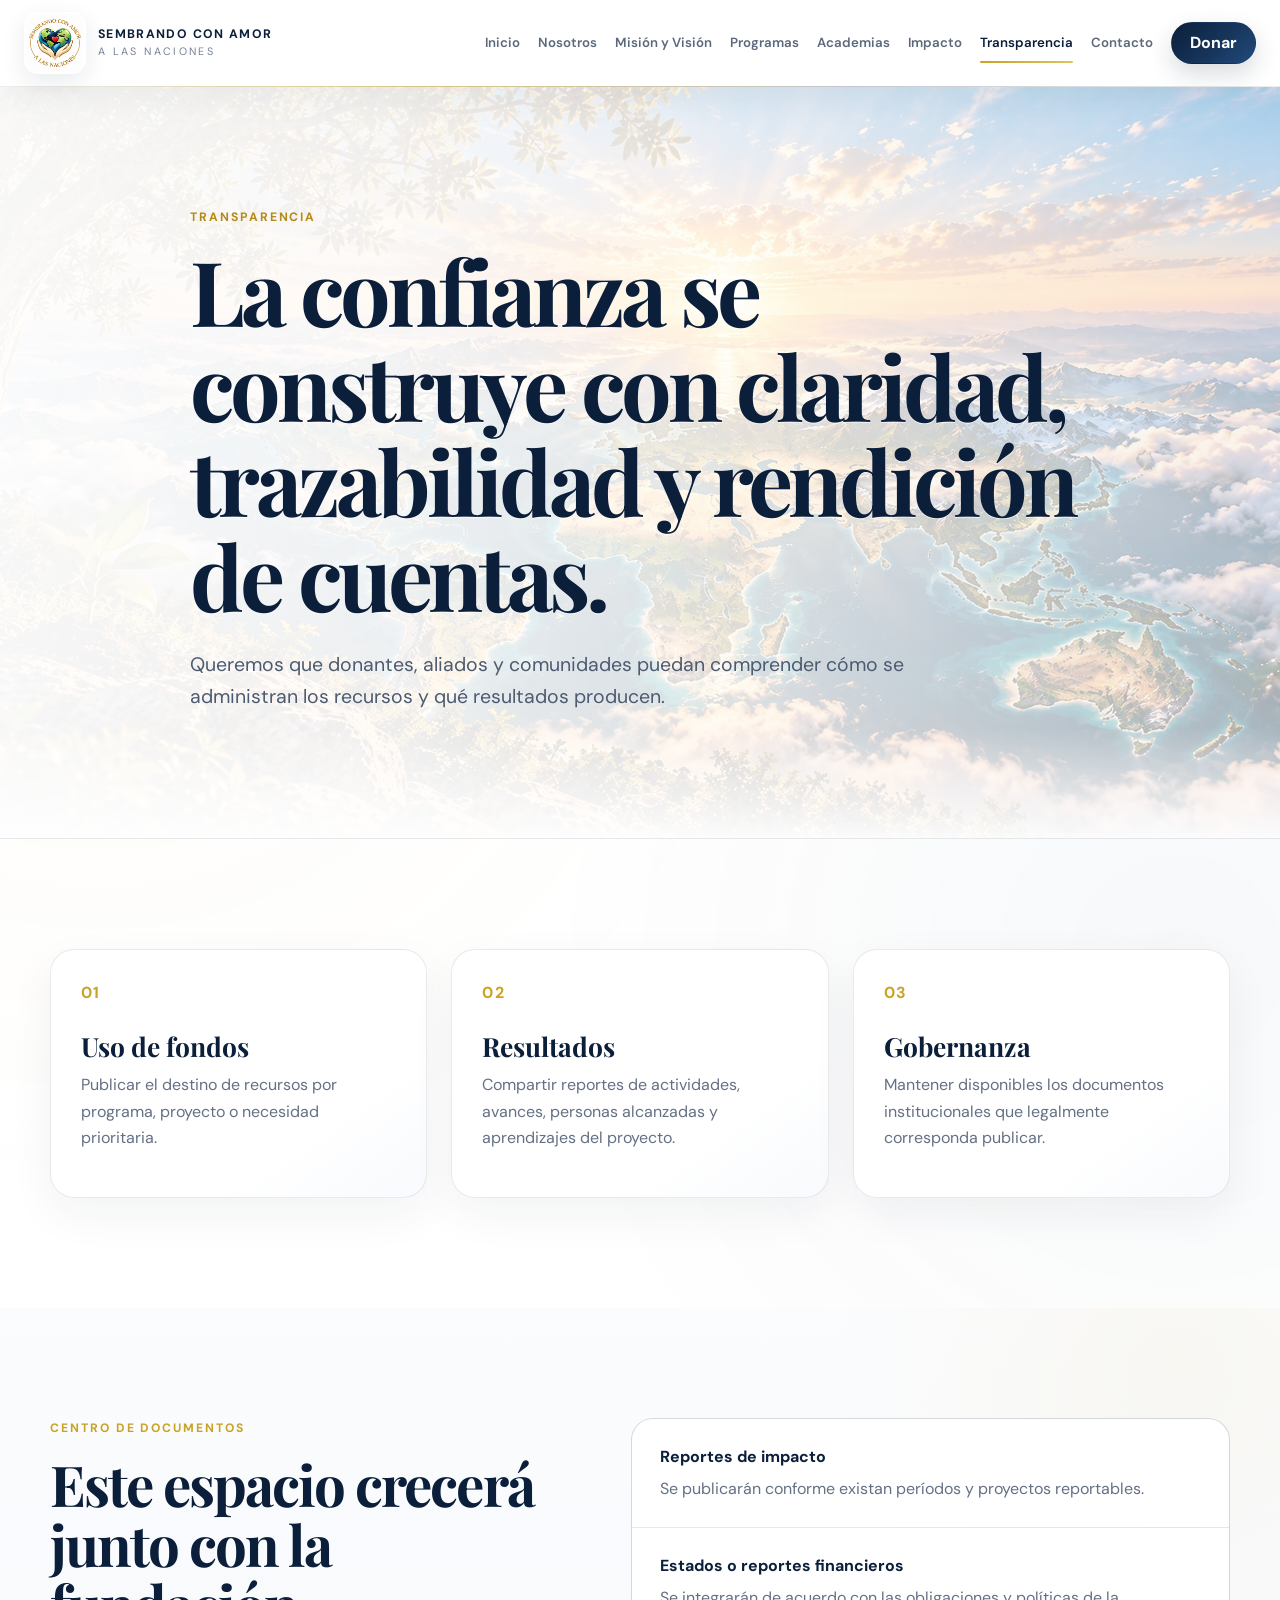
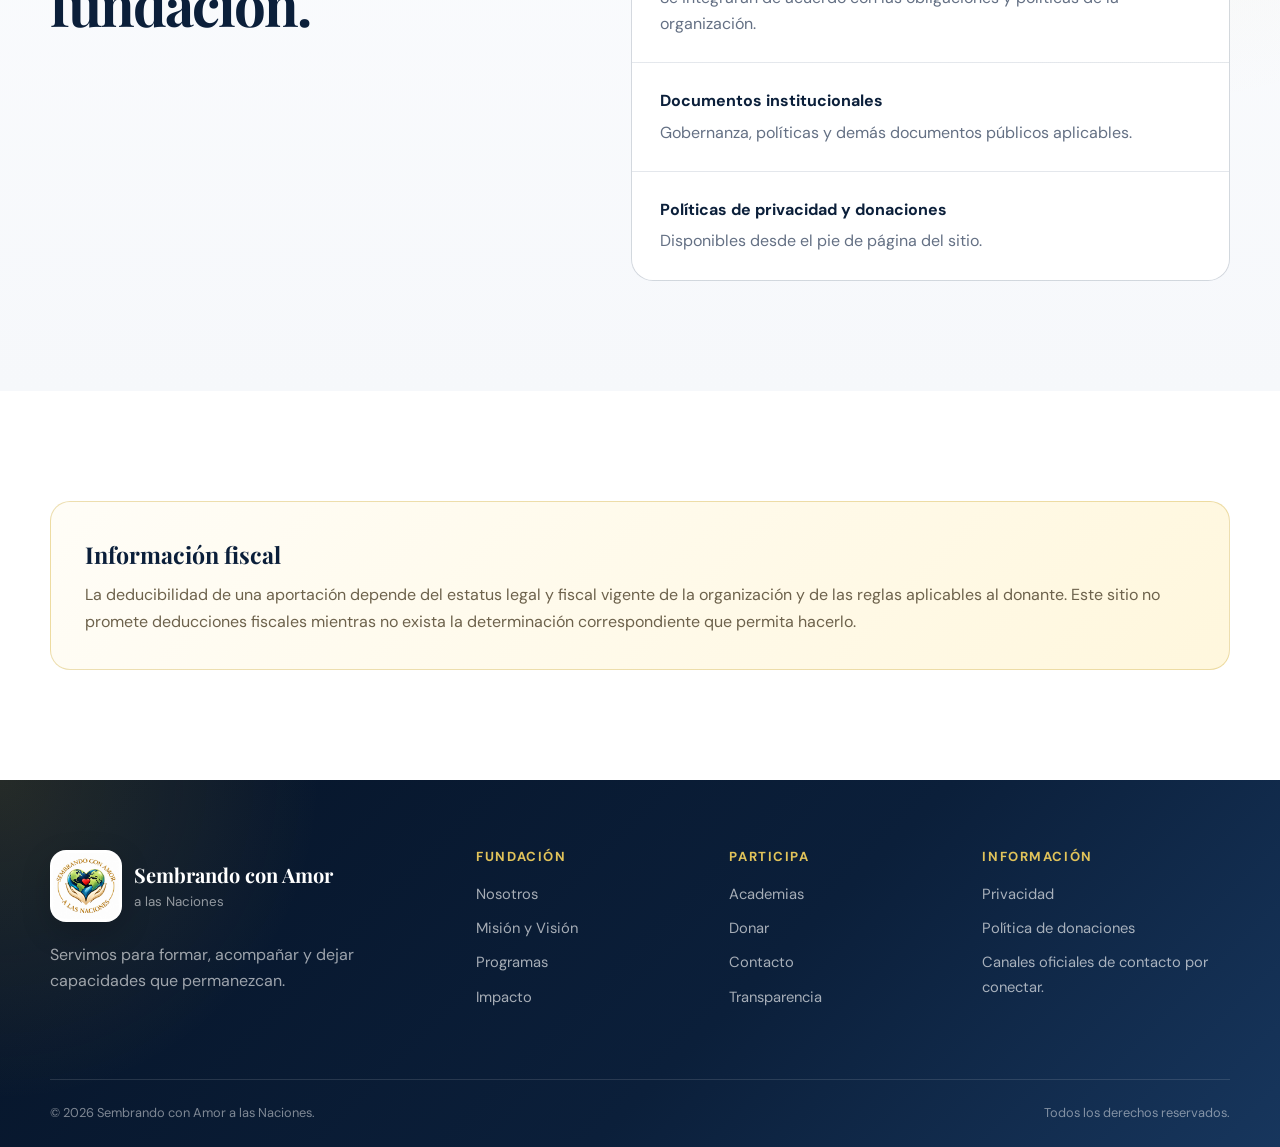
<file: transparencia.html>
<!doctype html>
<html lang="es">
<head>
  <meta charset="utf-8" />
  <meta name="viewport" content="width=device-width,initial-scale=1" />
  <meta name="theme-color" content="#FFFFFF" />
  <meta name="description" content="Compromisos de transparencia, rendición de cuentas y trazabilidad de donaciones." />
  <title>Transparencia | Sembrando con Amor a las Naciones</title>
  <link rel="preconnect" href="https://fonts.googleapis.com">
  <link rel="preconnect" href="https://fonts.gstatic.com" crossorigin>
  <link href="https://fonts.googleapis.com/css2?family=DM+Sans:wght@400;500;600;700&family=Playfair+Display:wght@600;700&display=swap" rel="stylesheet">
  <link rel="stylesheet" href="styles.css" />
  <link rel="icon" type="image/png" href="assets/logo-home-transparent.png" />
</head>
<body class="">
<header class="site-header">
  <a class="brand" href="index.html" aria-label="Sembrando con Amor a las Naciones - Inicio">
    <img class="brand-logo-image" src="assets/logo-sembrando-white.jpg" alt="Logo Sembrando con Amor a las Naciones" />
    <span class="brand-copy"><strong>SEMBRANDO CON AMOR</strong><small>A LAS NACIONES</small></span>
  </a>
  <button class="nav-toggle" id="navToggle" aria-label="Abrir menú" aria-expanded="false"><span></span><span></span><span></span></button>
  <nav class="nav" id="nav" aria-label="Navegación principal"><a class="nav-link " href="index.html">Inicio</a><a class="nav-link " href="nosotros.html">Nosotros</a><a class="nav-link " href="mision-vision.html">Misión y Visión</a><a class="nav-link " href="programas.html">Programas</a><a class="nav-link " href="academias.html">Academias</a><a class="nav-link " href="impacto.html">Impacto</a><a class="nav-link active" href="transparencia.html">Transparencia</a><a class="nav-link " href="contacto.html">Contacto</a><a class="btn btn-primary btn-small" href="donar.html">Donar</a></nav>
</header>
<main>
<section class="page-hero"><div class="container narrow reveal"><p class="eyebrow">Transparencia</p><h1>La confianza se construye con claridad, trazabilidad y rendición de cuentas.</h1><p>Queremos que donantes, aliados y comunidades puedan comprender cómo se administran los recursos y qué resultados producen.</p></div></section>
<section class="section"><div class="container"><div class="cards three"><article class="trans-card reveal"><span>01</span><h3>Uso de fondos</h3><p>Publicar el destino de recursos por programa, proyecto o necesidad prioritaria.</p></article><article class="trans-card reveal"><span>02</span><h3>Resultados</h3><p>Compartir reportes de actividades, avances, personas alcanzadas y aprendizajes del proyecto.</p></article><article class="trans-card reveal"><span>03</span><h3>Gobernanza</h3><p>Mantener disponibles los documentos institucionales que legalmente corresponda publicar.</p></article></div></div></section>
<section class="section section-soft"><div class="container split"><div class="section-heading reveal"><p class="eyebrow">Centro de documentos</p><h2>Este espacio crecerá junto con la fundación.</h2></div><div class="document-list reveal"><div><strong>Reportes de impacto</strong><span>Se publicarán conforme existan períodos y proyectos reportables.</span></div><div><strong>Estados o reportes financieros</strong><span>Se integrarán de acuerdo con las obligaciones y políticas de la organización.</span></div><div><strong>Documentos institucionales</strong><span>Gobernanza, políticas y demás documentos públicos aplicables.</span></div><div><strong>Políticas de privacidad y donaciones</strong><span>Disponibles desde el pie de página del sitio.</span></div></div></div></section>
<section class="section"><div class="container legal-note reveal"><strong>Información fiscal</strong><p>La deducibilidad de una aportación depende del estatus legal y fiscal vigente de la organización y de las reglas aplicables al donante. Este sitio no promete deducciones fiscales mientras no exista la determinación correspondiente que permita hacerlo.</p></div></section>
</main>
<footer class="site-footer">
  <div class="container footer-grid">
    <div class="footer-brand"><div class="footer-logo"><img class="footer-logo-image" src="assets/logo-sembrando-white.jpg" alt="Logo Sembrando con Amor a las Naciones" /><div><strong>Sembrando con Amor</strong><small>a las Naciones</small></div></div><p>Servimos para formar, acompañar y dejar capacidades que permanezcan.</p></div>
    <div><h3>Fundación</h3><a href="nosotros.html">Nosotros</a><a href="mision-vision.html">Misión y Visión</a><a href="programas.html">Programas</a><a href="impacto.html">Impacto</a></div>
    <div><h3>Participa</h3><a href="academias.html">Academias</a><a href="donar.html">Donar</a><a href="contacto.html">Contacto</a><a href="transparencia.html">Transparencia</a></div>
    <div><h3>Información</h3><a href="privacidad.html">Privacidad</a><a href="politica-donaciones.html">Política de donaciones</a><span class="footer-note">Canales oficiales de contacto por conectar.</span></div>
  </div>
  <div class="container footer-bottom"><span>© <span id="year"></span> Sembrando con Amor a las Naciones.</span><span>Todos los derechos reservados.</span></div>
</footer>
<script src="script.js"></script>
</body>
</html>
</file>
<file: styles.css>
:root{--green:#0B1F3A;--green-2:#16365F;--green-3:#061428;--sage:#E8EEF6;--cream:#F6F8FB;--paper:#FFFFFF;--ink:#0B1F3A;--muted:#667085;--gold:#C9A227;--gold-2:#E2C45A;--line:rgba(11,31,58,.14);--white:#fff;--shadow:0 24px 70px rgba(11,31,58,.12);--radius:28px;--serif:"Playfair Display",Georgia,serif;--sans:"DM Sans",Arial,sans-serif}
*{box-sizing:border-box}html{scroll-behavior:smooth}body{margin:0;font-family:var(--sans);color:var(--ink);background:var(--paper);line-height:1.65}body.menu-open{overflow:hidden}a{color:inherit;text-decoration:none}button,input,select{font:inherit}button{cursor:pointer}img,svg{display:block;max-width:100%}.container{width:min(1180px,calc(100% - 48px));margin-inline:auto}.narrow{max-width:900px}.section{padding:110px 0}.section-soft{background:var(--cream)}.centered{text-align:center;margin-inline:auto}.eyebrow{text-transform:uppercase;letter-spacing:.16em;font-weight:700;font-size:.76rem;color:var(--gold);margin:0 0 16px}.eyebrow.light{color:var(--gold-2)}h1,h2,h3,p{margin-top:0}h1,h2,h3{font-family:var(--serif);line-height:1.06}h1{font-size:clamp(3.4rem,7.6vw,7.2rem);letter-spacing:-.045em;margin-bottom:26px}h2{font-size:clamp(2.35rem,4.4vw,4.4rem);letter-spacing:-.035em;margin-bottom:22px}h3{font-size:1.65rem;margin-bottom:12px}.section-heading{max-width:760px;margin-bottom:54px}.section-heading.centered{margin-bottom:56px}.section-heading p:last-child{font-size:1.08rem;color:var(--muted)}.prose{font-size:1.08rem;color:#44546A}.prose p{margin-bottom:22px}.prose h2{color:var(--ink);font-size:2rem;margin-top:42px}.prose h2:first-child{margin-top:0}.btn{display:inline-flex;align-items:center;justify-content:center;min-height:52px;padding:0 24px;border-radius:999px;border:1px solid transparent;font-weight:700;transition:.25s ease}.btn:hover{transform:translateY(-2px)}.btn-primary{background:var(--green);color:#fff}.btn-primary:hover{background:var(--green-2)}.btn-accent{background:var(--gold);color:#0B1F3A}.btn-accent:hover{background:var(--gold-2)}.btn-ghost{border-color:rgba(255,255,255,.35);color:#fff;background:rgba(255,255,255,.06)}.btn-outline-light{border-color:rgba(255,255,255,.35);color:#fff}.btn-small{min-height:42px;padding:0 18px}.btn.full{width:100%}
.site-header{position:sticky;top:0;z-index:100;display:flex;align-items:center;justify-content:space-between;gap:20px;min-height:82px;padding:12px max(24px,calc((100vw - 1340px)/2));background:rgba(255,255,255,.95);backdrop-filter:blur(16px);border-bottom:1px solid var(--line)}.brand{display:flex;align-items:center;gap:12px;min-width:max-content}.brand-mark{width:46px;height:46px;color:var(--green)}.brand-mark svg{width:100%;height:100%;fill:none;stroke:currentColor;stroke-width:2;stroke-linecap:round;stroke-linejoin:round}.brand-copy{display:grid;line-height:1.05}.brand strong{font-size:.77rem;letter-spacing:.11em}.brand small{font-size:.67rem;letter-spacing:.22em;margin-top:5px;color:var(--muted)}.nav{display:flex;align-items:center;gap:18px}.nav-link{font-size:.83rem;font-weight:600;color:#516074;position:relative;white-space:nowrap}.nav-link:hover,.nav-link.active{color:var(--green)}.nav-link.active:after{content:"";position:absolute;left:0;right:0;bottom:-9px;height:2px;background:var(--gold);border-radius:2px}.nav-toggle{display:none;border:0;background:transparent;width:44px;height:44px;padding:10px}.nav-toggle span{display:block;height:2px;background:var(--green);margin:5px 0;border-radius:2px}
.hero{position:relative;overflow:hidden;background:var(--green-3);color:#fff}.home-hero{min-height:calc(100vh - 82px);display:grid;align-items:center}.hero-bg{position:absolute;inset:0;background:radial-gradient(circle at 14% 15%,rgba(201,162,39,.22),transparent 32%),radial-gradient(circle at 92% 72%,rgba(94,128,177,.18),transparent 30%),linear-gradient(135deg,#061428,#0B1F3A 60%,#102A4B)}.hero-orbit{position:absolute;border:1px solid rgba(255,255,255,.08);border-radius:50%}.orbit-a{width:620px;height:620px;right:-220px;top:-160px}.orbit-b{width:380px;height:380px;left:-170px;bottom:-160px}.hero-grid{position:relative;z-index:2;display:grid;grid-template-columns:1.1fr .9fr;align-items:center;gap:70px;padding:88px 0}.hero-copy{max-width:720px}.hero-copy h1{max-width:800px}.hero-text{font-size:1.18rem;max-width:690px;color:rgba(255,255,255,.78);margin-bottom:34px}.hero-actions{display:flex;gap:14px;flex-wrap:wrap}.trust-row{display:grid;grid-template-columns:repeat(3,1fr);gap:18px;margin-top:56px;padding-top:28px;border-top:1px solid rgba(255,255,255,.14)}.trust-row div{display:grid}.trust-row strong{font-family:var(--serif);font-size:1.15rem}.trust-row span{font-size:.84rem;color:rgba(255,255,255,.62)}.hero-card{position:relative;background:linear-gradient(145deg,rgba(255,255,255,.13),rgba(255,255,255,.05));border:1px solid rgba(255,255,255,.16);border-radius:var(--radius);padding:36px;box-shadow:0 35px 100px rgba(0,0,0,.24);backdrop-filter:blur(8px)}.globe-art{height:330px;display:grid;place-items:center;position:relative}.globe-art svg{width:88%;fill:none;stroke:rgba(255,255,255,.18);stroke-width:1.4}.globe-art .dot{position:absolute;width:13px;height:13px;border-radius:50%;background:var(--gold);box-shadow:0 0 0 8px rgba(201,162,39,.14)}.d1{left:23%;top:28%}.d2{right:24%;top:38%}.d3{left:36%;bottom:25%}.d4{right:32%;bottom:38%}.hero-card-copy p{font-size:.78rem;text-transform:uppercase;letter-spacing:.14em;color:var(--gold-2);font-weight:700}.hero-card-copy h2{font-size:2rem}.hero-card-copy span{font-size:.92rem;color:rgba(255,255,255,.65)}
.page-hero{padding:120px 0 105px;background:linear-gradient(180deg,#F4F7FB,#FFFFFF);border-bottom:1px solid var(--line)}.page-hero h1{font-size:clamp(3.2rem,7vw,6.7rem)}.page-hero p:last-child{font-size:1.22rem;color:var(--muted);max-width:780px}.page-hero-dark{background:var(--green-3);color:#fff}.page-hero-dark p:last-child{color:rgba(255,255,255,.72)}.donation-hero{background:linear-gradient(130deg,#FBF7EA,#EEF3FA)}
.split{display:grid;grid-template-columns:.9fr 1.1fr;gap:90px;align-items:start}.cards{display:grid;gap:24px}.cards.three{grid-template-columns:repeat(3,1fr)}.cards.four{grid-template-columns:repeat(4,1fr)}.info-card,.trans-card,.path-card,.academy-card{background:#fff;border:1px solid var(--line);border-radius:24px;padding:30px;box-shadow:0 14px 42px rgba(11,31,58,.05)}.info-card p,.trans-card p,.path-card p,.academy-card p{color:var(--muted)}.mini-icon,.trans-card>span{display:inline-flex;color:var(--gold);font-weight:700;letter-spacing:.08em;margin-bottom:26px}.path-card{transition:.25s ease}.path-card:hover{transform:translateY(-6px);box-shadow:var(--shadow)}.path-card span{display:inline-flex;width:42px;height:42px;align-items:center;justify-content:center;border-radius:50%;background:var(--cream);font-weight:700;color:var(--green);margin-bottom:28px}.path-card b{font-size:.92rem;color:var(--green)}.quote-band{background:var(--green);color:#fff;padding:86px 0}.quote-band p{font-family:var(--serif);font-size:clamp(2rem,4.2vw,4.3rem);line-height:1.15;max-width:1000px;margin:0 auto;text-align:center}.feature-band{display:flex;align-items:center;justify-content:space-between;gap:50px;padding:50px;border-radius:var(--radius);background:linear-gradient(135deg,#EDF2F8,#FBF7EA)}.feature-band h2{font-size:clamp(2rem,3.4vw,3.5rem);max-width:800px;margin-bottom:0}.dual-feature{display:grid;grid-template-columns:1fr 1fr;gap:28px}.statement-card{padding:52px;border-radius:var(--radius);background:var(--cream);min-height:480px;display:flex;flex-direction:column;justify-content:flex-end}.statement-card span{color:var(--gold);font-weight:700;text-transform:uppercase;letter-spacing:.15em;font-size:.78rem;margin-bottom:20px}.statement-card h2{font-size:clamp(2.2rem,3.8vw,4rem)}.statement-card p{color:var(--muted);font-size:1.04rem}.statement-card.dark{background:var(--green);color:#fff}.statement-card.dark p{color:rgba(255,255,255,.7)}.values-grid{display:grid;grid-template-columns:repeat(3,1fr);gap:1px;background:var(--line);border:1px solid var(--line);border-radius:24px;overflow:hidden}.value{background:#fff;padding:34px}.value strong{font-family:var(--serif);font-size:1.5rem}.value p{color:var(--muted);margin:12px 0 0}
.program-list{display:grid}.program-row{display:grid;grid-template-columns:90px 1fr 170px;align-items:center;gap:30px;padding:44px 0;border-bottom:1px solid var(--line)}.program-row:first-child{border-top:1px solid var(--line)}.program-number{font-family:var(--serif);font-size:2rem;color:var(--gold)}.program-row h2{font-size:clamp(2rem,3.3vw,3.3rem);margin-bottom:10px}.program-row p:last-child{color:var(--muted);margin-bottom:0}.program-row>a{justify-self:end;font-weight:700;color:var(--green)}.academy-grid{display:grid;grid-template-columns:repeat(4,1fr);gap:20px}.academy-card{min-height:260px}.academy-icon{font-size:2rem;color:var(--gold);height:50px}.academy-card h3{font-size:1.55rem}
.steps{display:grid}.step{display:grid;grid-template-columns:100px 1fr;gap:30px;padding:38px 0;border-bottom:1px solid var(--line)}.step:first-child{border-top:1px solid var(--line)}.step>span{font-family:var(--serif);font-size:2.6rem;color:var(--gold)}.step h3{font-size:2rem;margin-bottom:8px}.step p{color:var(--muted);margin:0;max-width:760px}.impact{background:var(--green-3);color:#fff}.impact-grid{display:grid;grid-template-columns:.9fr 1.1fr;gap:75px;align-items:center}.impact-grid>div>p:last-child{color:rgba(255,255,255,.7)}.impact-panels{display:grid;gap:14px}.impact-panels div{display:grid;padding:26px 28px;border-radius:20px;background:rgba(255,255,255,.07);border:1px solid rgba(255,255,255,.12)}.impact-panels strong{font-family:var(--serif);font-size:1.4rem;margin-bottom:7px}.impact-panels span{color:rgba(255,255,255,.66)}.statement-center{text-align:center;max-width:900px}.statement-center h2{font-size:clamp(2.2rem,4.6vw,4.4rem)}.document-list{display:grid;gap:1px;background:var(--line);border:1px solid var(--line);border-radius:22px;overflow:hidden}.document-list div{background:#fff;padding:25px 28px;display:grid;gap:5px}.document-list span{color:var(--muted)}.legal-note{padding:34px;border:1px solid #ecd7ac;background:#fff8e9;border-radius:20px}.legal-note strong{font-family:var(--serif);font-size:1.45rem}.legal-note p{margin:8px 0 0;color:#6d624c}
.contact-grid{display:grid;grid-template-columns:1.15fr .85fr;gap:55px}.contact-panel h2,.contact-card h2{font-size:clamp(2.3rem,4vw,4rem)}.contact-options{display:grid;gap:1px;background:var(--line);border-radius:22px;overflow:hidden;margin-top:38px}.contact-options>div{display:grid;grid-template-columns:54px 1fr;gap:18px;background:#fff;padding:24px}.contact-options span{font-weight:700;color:var(--gold)}.contact-options strong{font-family:var(--serif);font-size:1.4rem}.contact-options p{color:var(--muted);margin:4px 0 0}.contact-card{background:var(--cream);padding:40px;border-radius:var(--radius);align-self:start}.contact-card>p:not(.eyebrow){color:var(--muted)}.pending-contact{display:flex;justify-content:space-between;gap:20px;padding:18px 0;border-bottom:1px solid var(--line)}.pending-contact span{color:var(--muted)}.contact-card .btn{margin-top:28px}
.donation-section{background:#fff}.donation-layout{display:grid;grid-template-columns:.9fr 1.1fr;gap:70px;align-items:start}.donation-copy{position:sticky;top:120px}.donation-copy>p{color:var(--muted);font-size:1.05rem}.check-list{list-style:none;padding:0;margin:34px 0;display:grid;gap:13px}.check-list li{position:relative;padding-left:30px}.check-list li:before{content:"✓";position:absolute;left:0;color:var(--green);font-weight:800}.secure-box{display:grid;gap:4px;padding:20px;border-radius:16px;background:var(--cream)}.secure-box span{font-size:.9rem;color:var(--muted)}.donation-form{padding:42px;border:1px solid var(--line);border-radius:var(--radius);box-shadow:var(--shadow);background:#fff}.form-head h2{font-size:2.8rem}.field-group{margin-top:28px}.field-group>label{display:block;font-weight:700;margin-bottom:11px}.segmented{display:grid;grid-template-columns:1fr 1fr;gap:8px;background:var(--cream);padding:6px;border-radius:999px}.frequency-btn{border:0;background:transparent;padding:12px 16px;border-radius:999px;font-weight:700;color:var(--muted)}.frequency-btn.active{background:#fff;color:var(--green);box-shadow:0 4px 12px rgba(11,31,58,.08)}.amount-grid{display:grid;grid-template-columns:repeat(4,1fr);gap:10px}.amount-btn{border:1px solid var(--line);background:#fff;padding:14px;border-radius:14px;font-weight:700;color:var(--green)}.amount-btn.active{background:var(--green);color:#fff;border-color:var(--green)}.currency-input{display:grid;grid-template-columns:36px 1fr 48px;align-items:center;border:1px solid var(--line);border-radius:14px;margin-top:10px;padding:0 14px}.currency-input input{width:100%;border:0;outline:0;padding:15px 4px;font-weight:700;font-size:1.08rem}.currency-input b{font-size:.8rem;color:var(--muted)}select{width:100%;padding:15px;border:1px solid var(--line);border-radius:14px;background:#fff;color:var(--ink)}.donate-submit{margin-top:32px;border:0}.form-status{min-height:24px;margin:14px 0 0;font-size:.9rem;color:#8b5020}.form-legal{font-size:.78rem;color:var(--muted);margin:14px 0 0}.policy{max-width:850px}
.site-footer{background:#061428;color:#fff;padding:70px 0 24px}.footer-grid{display:grid;grid-template-columns:1.5fr .8fr .8fr 1fr;gap:55px}.footer-logo{display:flex;align-items:center;gap:12px}.brand-mark.small{width:40px;height:40px;color:var(--gold-2)}.footer-logo div{display:grid}.footer-logo strong{font-family:var(--serif);font-size:1.25rem}.footer-logo small{color:rgba(255,255,255,.55)}.footer-brand>p{color:rgba(255,255,255,.6);max-width:330px;margin-top:20px}.site-footer h3{font-family:var(--sans);font-size:.82rem;text-transform:uppercase;letter-spacing:.12em;color:var(--gold-2);margin-bottom:18px}.site-footer a,.footer-note{display:block;color:rgba(255,255,255,.64);font-size:.92rem;margin:10px 0}.site-footer a:hover{color:#fff}.footer-bottom{display:flex;justify-content:space-between;gap:20px;margin-top:60px;padding-top:22px;border-top:1px solid rgba(255,255,255,.12);font-size:.8rem;color:rgba(255,255,255,.48)}
.reveal{opacity:0;transform:translateY(20px);transition:opacity .65s ease,transform .65s ease}.reveal.visible{opacity:1;transform:none}
.success-shell{min-height:100vh;display:grid;place-items:center;background:var(--green-3);color:#fff;padding:30px}.success-card{max-width:760px;text-align:center}.success-icon{width:72px;height:72px;border-radius:50%;display:grid;place-items:center;background:var(--gold);color:var(--green-3);font-size:2rem;font-weight:800;margin:0 auto 30px}.success-card h1{font-size:clamp(3rem,7vw,6rem)}.success-card p{font-size:1.1rem;color:rgba(255,255,255,.7)}.success-details{margin:28px auto;padding:18px 22px;border:1px solid rgba(255,255,255,.14);border-radius:16px;display:none}.success-details.show{display:block}
@media(max-width:1180px){.nav{gap:12px}.nav-link{font-size:.77rem}.academy-grid{grid-template-columns:repeat(2,1fr)}}
@media(max-width:1020px){.nav-toggle{display:block;margin-left:auto}.nav{position:fixed;inset:82px 0 auto 0;display:none;flex-direction:column;align-items:stretch;padding:26px;background:#fff;border-bottom:1px solid var(--line);box-shadow:0 20px 40px rgba(11,31,58,.12)}.nav.open{display:flex}.nav-link{font-size:1rem;padding:7px 0}.nav-link.active:after{display:none}.hero-grid,.split,.impact-grid,.contact-grid,.donation-layout{grid-template-columns:1fr}.hero-card{max-width:620px}.donation-copy{position:static}.cards.four{grid-template-columns:repeat(2,1fr)}.footer-grid{grid-template-columns:1fr 1fr}.footer-brand{grid-column:1/-1}.program-row{grid-template-columns:70px 1fr}.program-row>a{grid-column:2;justify-self:start}.dual-feature{grid-template-columns:1fr}.statement-card{min-height:auto}.feature-band{align-items:flex-start;flex-direction:column}.values-grid{grid-template-columns:repeat(2,1fr)}}
@media(max-width:720px){.container{width:min(100% - 30px,1180px)}.site-header{min-height:74px;padding:10px 15px}.nav{top:74px}.brand-mark{width:38px;height:38px}.brand strong{font-size:.68rem}.brand small{font-size:.58rem}.section{padding:78px 0}.page-hero{padding:86px 0 75px}h1{font-size:clamp(3rem,15vw,4.8rem)}h2{font-size:clamp(2.15rem,9.5vw,3.4rem)}.home-hero{min-height:auto}.hero-grid{padding:70px 0 64px;gap:46px}.globe-art{height:250px}.trust-row{grid-template-columns:1fr}.cards.three,.cards.four{grid-template-columns:1fr}.academy-grid{grid-template-columns:1fr}.values-grid{grid-template-columns:1fr}.program-row{grid-template-columns:1fr;gap:10px}.program-row>a{grid-column:1}.program-number{font-size:1.4rem}.step{grid-template-columns:55px 1fr;gap:10px}.step>span{font-size:1.8rem}.feature-band,.statement-card,.donation-form,.contact-card{padding:28px}.amount-grid{grid-template-columns:repeat(2,1fr)}.footer-grid{grid-template-columns:1fr}.footer-brand{grid-column:auto}.footer-bottom{flex-direction:column}.quote-band{padding:65px 0}}


/* Official foundation logo */
.brand-logo-image{width:64px;height:64px;object-fit:contain;border-radius:16px;flex:0 0 64px;background:#fff;padding:3px;box-shadow:0 7px 20px rgba(11,31,58,.14)}
.footer-logo-image{width:70px;height:70px;object-fit:contain;border-radius:16px;flex:0 0 70px;background:#fff;padding:4px;box-shadow:0 8px 24px rgba(0,0,0,.22)}
.hero-logo-wrap{display:grid;place-items:center;padding:26px 26px 10px}
.hero-logo-image{width:min(100%,460px);aspect-ratio:1/1;object-fit:contain;border-radius:28px;background:#fff;padding:10px;box-shadow:0 28px 80px rgba(0,0,0,.32)}
@media(max-width:720px){.brand-logo-image{width:52px;height:52px;flex-basis:52px}.footer-logo-image{width:58px;height:58px;flex-basis:58px}.hero-logo-wrap{padding:18px 18px 6px}.hero-logo-image{border-radius:22px;padding:7px}}

.success-logo{width:160px;height:160px;object-fit:contain;border-radius:22px;background:#fff;padding:8px;margin:0 auto 24px;box-shadow:0 20px 50px rgba(0,0,0,.28)}

/* WHITE PRIMARY ELEGANT THEME */
:root{
  --green:#0B1F3A;
  --green-2:#17365D;
  --green-3:#061428;
  --sage:#EEF3F9;
  --cream:#FBFAF6;
  --paper:#FFFFFF;
  --ink:#0B1F3A;
  --muted:#647084;
  --gold:#C9A227;
  --gold-2:#E1C35A;
  --line:rgba(11,31,58,.11);
  --white:#FFFFFF;
  --shadow:0 24px 70px rgba(11,31,58,.10);
}
html,body{background:#fff}
body{
  color:var(--ink);
  background:
    radial-gradient(circle at 8% 0%,rgba(201,162,39,.045),transparent 22rem),
    radial-gradient(circle at 92% 16%,rgba(11,31,58,.035),transparent 28rem),
    #fff;
}
.site-header{
  background:rgba(255,255,255,.96);
  border-bottom:1px solid rgba(11,31,58,.08);
  box-shadow:0 10px 32px rgba(11,31,58,.055);
}
.site-header:after{
  content:"";
  position:absolute;
  left:0;right:0;bottom:-1px;height:1px;
  background:linear-gradient(90deg,transparent,rgba(201,162,39,.55),rgba(11,31,58,.18),transparent);
}
.brand-logo-image{
  width:62px;height:62px;flex:0 0 62px;
  object-fit:contain;
  border-radius:16px;
  background:#fff;
  padding:2px;
  box-shadow:0 8px 24px rgba(11,31,58,.09);
}
.brand strong{color:#0B1F3A}
.brand small{color:#758196}
.nav-link{color:#5C687B}
.nav-link:hover,.nav-link.active{color:#0B1F3A}
.nav-link.active:after{background:linear-gradient(90deg,#C9A227,#E1C35A)}
.btn-primary{
  color:#fff;
  background:linear-gradient(135deg,#0B1F3A 0%,#17365D 58%,#214A7C 100%);
  box-shadow:0 10px 24px rgba(11,31,58,.16);
}
.btn-primary:hover{background:linear-gradient(135deg,#10284A,#1A3D69)}
.btn-accent{
  color:#0B1F3A;
  background:linear-gradient(135deg,#E7CE70 0%,#C9A227 50%,#E2C45A 100%);
  box-shadow:0 10px 24px rgba(201,162,39,.20);
}
.btn-accent:hover{background:linear-gradient(135deg,#EEDB94,#D4AE35,#E9D57E)}
.btn-ghost{
  color:#0B1F3A;
  background:rgba(255,255,255,.86);
  border-color:rgba(11,31,58,.22);
  box-shadow:0 8px 22px rgba(11,31,58,.06);
}
.btn-ghost:hover{background:#fff;border-color:rgba(201,162,39,.55)}
.hero{
  color:#0B1F3A;
  background:#fff;
}
.home-hero{
  position:relative;
  isolation:isolate;
  border-bottom:1px solid rgba(11,31,58,.07);
}
.hero-bg{
  background:
    radial-gradient(circle at 15% 20%,rgba(201,162,39,.13),transparent 28%),
    radial-gradient(circle at 86% 28%,rgba(23,54,93,.10),transparent 30%),
    radial-gradient(circle at 72% 86%,rgba(201,162,39,.08),transparent 32%),
    linear-gradient(135deg,#FFFFFF 0%,#FCFDFE 42%,#F7F9FC 72%,#FFF9EA 100%);
}
.hero-bg:after{
  content:"";
  position:absolute;inset:0;
  background:linear-gradient(115deg,rgba(255,255,255,.72),rgba(255,255,255,.12) 55%,rgba(255,255,255,.58));
  pointer-events:none;
}
.hero-orbit{border-color:rgba(201,162,39,.18)}
.orbit-a{box-shadow:inset 0 0 70px rgba(201,162,39,.025)}
.orbit-b{border-color:rgba(11,31,58,.09)}
.hero-copy{color:#0B1F3A}
.hero-copy .eyebrow{color:#B58D16}
.hero-copy h1{
  color:#0B1F3A;
  text-shadow:0 1px 0 rgba(255,255,255,.7);
}
.gold-word{
  color:#B88E17;
  background:linear-gradient(135deg,#B48711 0%,#D5B341 48%,#9D7410 100%);
  -webkit-background-clip:text;
  background-clip:text;
  -webkit-text-fill-color:transparent;
}
.hero-text{color:#56647A}
.trust-row{border-top-color:rgba(11,31,58,.10)}
.trust-row strong{color:#0B1F3A}
.trust-row span{color:#7B8697}
.hero-card{
  background:
    radial-gradient(circle at 100% 0%,rgba(201,162,39,.12),transparent 35%),
    linear-gradient(145deg,rgba(255,255,255,.98),rgba(248,250,253,.96));
  border:1px solid rgba(11,31,58,.10);
  box-shadow:
    0 28px 80px rgba(11,31,58,.12),
    0 1px 0 rgba(255,255,255,.8) inset;
  backdrop-filter:blur(12px);
}
.hero-card:before{
  content:"";
  position:absolute;
  inset:-1px;
  border-radius:inherit;
  padding:1px;
  background:linear-gradient(145deg,rgba(201,162,39,.42),rgba(11,31,58,.08),rgba(255,255,255,.65));
  -webkit-mask:linear-gradient(#000 0 0) content-box,linear-gradient(#000 0 0);
  -webkit-mask-composite:xor;
  mask-composite:exclude;
  pointer-events:none;
}
.hero-logo-wrap{padding:18px 18px 10px}
.hero-logo-image{
  width:min(100%,270px);
  height:auto;
  aspect-ratio:1/1;
  object-fit:contain;
  border-radius:22px;
  background:#fff;
  padding:4px;
  box-shadow:0 18px 45px rgba(11,31,58,.08);
}
.hero-card-copy p{color:#B58D16}
.hero-card-copy h2{color:#0B1F3A}
.hero-card-copy span{color:#6D7889}
.page-hero{
  background:
    radial-gradient(circle at 90% 15%,rgba(201,162,39,.11),transparent 24rem),
    radial-gradient(circle at 10% 70%,rgba(23,54,93,.06),transparent 28rem),
    linear-gradient(180deg,#FFFFFF 0%,#FAFBFD 100%);
  color:#0B1F3A;
}
.page-hero-dark{
  color:#0B1F3A;
  background:
    radial-gradient(circle at 80% 0%,rgba(201,162,39,.13),transparent 24rem),
    linear-gradient(135deg,#FFFFFF,#F5F8FC);
}
.page-hero-dark p:last-child{color:#647084}
.donation-hero{
  background:
    radial-gradient(circle at 88% 20%,rgba(201,162,39,.16),transparent 23rem),
    linear-gradient(130deg,#FFFFFF 0%,#F8FAFD 62%,#FFF9E9 100%);
}
.section-soft{
  background:
    radial-gradient(circle at 12% 20%,rgba(201,162,39,.055),transparent 20rem),
    linear-gradient(180deg,#FBFCFE,#FFFFFF);
}
.info-card,.trans-card,.path-card,.academy-card{
  background:
    linear-gradient(145deg,#FFFFFF 0%,#FCFDFE 72%,#FFF9EA 155%);
  border-color:rgba(11,31,58,.09);
  box-shadow:0 16px 45px rgba(11,31,58,.055);
}
.info-card:hover,.trans-card:hover,.academy-card:hover,.path-card:hover{
  box-shadow:0 24px 58px rgba(11,31,58,.095);
  border-color:rgba(201,162,39,.27);
}
.path-card span{
  color:#0B1F3A;
  background:linear-gradient(135deg,#FFF5CE,#F2E2A3);
}
.path-card b,.program-row>a{color:#17365D}
.quote-band{
  position:relative;
  overflow:hidden;
  background:
    radial-gradient(circle at 15% 20%,rgba(225,195,90,.20),transparent 22rem),
    radial-gradient(circle at 90% 70%,rgba(255,255,255,.09),transparent 24rem),
    linear-gradient(135deg,#07172C 0%,#0B1F3A 48%,#17365D 100%);
}
.quote-band:after{
  content:"";
  position:absolute;inset:0;
  background:linear-gradient(120deg,transparent 20%,rgba(255,255,255,.035),transparent 75%);
}
.quote-band .container{position:relative;z-index:1}
.feature-band{
  background:
    radial-gradient(circle at 100% 0%,rgba(201,162,39,.12),transparent 18rem),
    linear-gradient(135deg,#FFFFFF,#F6F9FC 60%,#FFF8E4);
  border:1px solid rgba(11,31,58,.08);
  box-shadow:0 20px 55px rgba(11,31,58,.06);
}
.statement-card{
  background:linear-gradient(145deg,#FFFFFF,#F8FAFD);
  border:1px solid rgba(11,31,58,.09);
  box-shadow:0 18px 48px rgba(11,31,58,.055);
}
.statement-card.dark{
  color:#fff;
  background:
    radial-gradient(circle at 100% 0%,rgba(201,162,39,.20),transparent 18rem),
    linear-gradient(145deg,#0B1F3A,#17365D);
}
.values-grid{background:rgba(11,31,58,.08);border-color:rgba(11,31,58,.08)}
.value{background:linear-gradient(180deg,#fff,#FCFDFE)}
.impact{
  background:
    radial-gradient(circle at 8% 15%,rgba(201,162,39,.18),transparent 21rem),
    linear-gradient(135deg,#07172C,#0B1F3A 56%,#17365D);
}
.document-list{background:rgba(11,31,58,.08);border-color:rgba(11,31,58,.08)}
.document-list div{background:#fff}
.legal-note{
  border-color:rgba(201,162,39,.33);
  background:linear-gradient(135deg,#FFFDF7,#FFF7DD);
}
.contact-card{
  background:
    radial-gradient(circle at 100% 0%,rgba(201,162,39,.12),transparent 16rem),
    linear-gradient(145deg,#FFFFFF,#F7F9FC);
  border:1px solid rgba(11,31,58,.08);
  box-shadow:0 18px 48px rgba(11,31,58,.055);
}
.donation-section{background:#fff}
.donation-form{
  background:
    radial-gradient(circle at 100% 0%,rgba(201,162,39,.08),transparent 18rem),
    #fff;
  border-color:rgba(11,31,58,.10);
}
.segmented{background:#F2F5F9}
.frequency-btn.active{color:#0B1F3A}
.amount-btn{color:#0B1F3A}
.amount-btn.active{
  color:#fff;
  border-color:#0B1F3A;
  background:linear-gradient(135deg,#0B1F3A,#17365D);
}
.secure-box{background:linear-gradient(135deg,#F7F9FC,#FFF9E9)}
.cta-card{
  display:grid;
  grid-template-columns:1.25fr .75fr;
  gap:36px;
  align-items:center;
  padding:46px;
  border-radius:32px;
  color:#0B1F3A;
  background:
    radial-gradient(circle at 85% 15%,rgba(201,162,39,.17),transparent 18rem),
    radial-gradient(circle at 10% 100%,rgba(23,54,93,.07),transparent 22rem),
    linear-gradient(135deg,#FFFFFF 0%,#F9FBFD 55%,#FFF8E5 100%);
  border:1px solid rgba(11,31,58,.09);
  box-shadow:0 24px 70px rgba(11,31,58,.085);
}
.cta-card h2{color:#0B1F3A;margin-bottom:0}
.cta-card .eyebrow{color:#B58D16}
.cta-actions{display:flex;justify-content:flex-end;gap:14px;flex-wrap:wrap}
.cta-card .btn-outline-light{
  color:#0B1F3A;
  border-color:rgba(11,31,58,.22);
  background:#fff;
}
.site-footer{
  background:
    radial-gradient(circle at 0% 0%,rgba(201,162,39,.16),transparent 20rem),
    linear-gradient(135deg,#061428,#0B1F3A 58%,#17365D);
}
.footer-logo-image{
  width:72px;height:72px;flex:0 0 72px;
  object-fit:contain;
  border-radius:16px;
  background:#fff;
  padding:3px;
  box-shadow:0 10px 30px rgba(0,0,0,.18);
}
.success-shell{
  background:
    radial-gradient(circle at 15% 15%,rgba(201,162,39,.16),transparent 24rem),
    linear-gradient(135deg,#07172C,#0B1F3A 55%,#17365D);
}
.success-logo{
  width:170px;height:170px;
  object-fit:contain;
  border-radius:24px;
  background:#fff;
  padding:4px;
  box-shadow:0 18px 48px rgba(0,0,0,.22);
}
@media(max-width:1020px){
  .cta-card{grid-template-columns:1fr}
  .cta-actions{justify-content:flex-start}
}
@media(max-width:720px){
  .brand-logo-image{width:50px;height:50px;flex-basis:50px}
  .footer-logo-image{width:60px;height:60px;flex-basis:60px}
  .hero-logo-image{width:min(100%,220px)}
  .cta-card{padding:28px}
}


/* WHITE PRIMARY + LANDSCAPE HERO */
body{
  background:
    radial-gradient(circle at 8% 18%,rgba(201,162,39,.035),transparent 28%),
    radial-gradient(circle at 92% 35%,rgba(22,54,95,.035),transparent 30%),
    #FFFFFF;
}
.site-header{
  background:rgba(255,255,255,.96);
  border-bottom:1px solid rgba(11,31,58,.08);
  box-shadow:0 10px 35px rgba(11,31,58,.055);
}
.brand-logo-image{
  object-fit:contain;
  background:#fff;
  border-radius:14px;
}
.home-hero{
  min-height:calc(100vh - 82px);
  display:grid;
  align-items:center;
  position:relative;
  overflow:hidden;
  color:var(--ink);
  background:#fff;
  isolation:isolate;
}
.home-hero .hero-bg{
  position:absolute;
  inset:0;
  z-index:-2;
  background:
    linear-gradient(90deg,
      rgba(255,255,255,.99) 0%,
      rgba(255,255,255,.97) 28%,
      rgba(255,255,255,.88) 45%,
      rgba(255,255,255,.46) 64%,
      rgba(255,255,255,.14) 100%),
    linear-gradient(180deg,rgba(255,255,255,.10),rgba(11,31,58,.10)),
    url("assets/hero-naciones.jpg") center center/cover no-repeat;
}
.home-hero:after{
  content:"";
  position:absolute;
  inset:auto -12% -34% -12%;
  height:55%;
  z-index:-1;
  background:
    radial-gradient(ellipse at 52% 0%,rgba(255,255,255,.98) 0 34%,rgba(255,255,255,.72) 55%,transparent 72%);
  pointer-events:none;
}
.home-hero .hero-grid{
  position:relative;
  z-index:2;
  grid-template-columns:1.08fr .92fr;
  gap:58px;
  padding:76px 0 82px;
}
.home-hero .hero-copy{
  max-width:720px;
  padding:28px 0;
}
.home-hero .hero-copy h1{
  color:#0B1F3A;
  text-shadow:0 2px 18px rgba(255,255,255,.72);
}
.gold-word{
  background:linear-gradient(135deg,#A87910 0%,#C9A227 45%,#E4C35D 100%);
  -webkit-background-clip:text;
  background-clip:text;
  color:transparent;
}
.home-hero .hero-text{
  color:#40506A;
  max-width:650px;
  text-shadow:0 1px 10px rgba(255,255,255,.72);
}
.home-hero .btn-accent{
  background:linear-gradient(135deg,#E5C55D,#C9A227 58%,#B58818);
  color:#0B1F3A;
  box-shadow:0 12px 28px rgba(201,162,39,.23);
}
.home-hero .btn-accent:hover{
  background:linear-gradient(135deg,#EFD77D,#D2AD32 58%,#BC8E1A);
}
.home-hero .btn-ghost{
  border-color:rgba(11,31,58,.20);
  color:#0B1F3A;
  background:rgba(255,255,255,.78);
  box-shadow:0 8px 24px rgba(11,31,58,.07);
  backdrop-filter:blur(10px);
}
.home-hero .trust-row{
  border-top:1px solid rgba(11,31,58,.12);
}
.home-hero .trust-row strong{color:#0B1F3A}
.home-hero .trust-row span{color:#667085}
.hero-visual{
  display:flex;
  flex-direction:column;
  align-items:center;
  justify-content:center;
  min-width:0;
  position:relative;
}
.hero-logo-panel{
  width:min(100%,420px);
  padding:12px;
  border-radius:32px;
  background:rgba(255,255,255,.96);
  border:1px solid rgba(201,162,39,.30);
  box-shadow:
    0 30px 90px rgba(11,31,58,.18),
    0 0 0 8px rgba(255,255,255,.20);
  backdrop-filter:blur(14px);
  position:relative;
  z-index:2;
}
.hero-logo-panel:before{
  content:"";
  position:absolute;
  inset:-1px;
  border-radius:32px;
  padding:1px;
  background:linear-gradient(145deg,rgba(226,196,90,.78),rgba(255,255,255,.25),rgba(22,54,95,.18));
  -webkit-mask:linear-gradient(#000 0 0) content-box,linear-gradient(#000 0 0);
  -webkit-mask-composite:xor;
  mask-composite:exclude;
  pointer-events:none;
}
.home-hero .hero-logo-image{
  width:100%;
  height:auto;
  aspect-ratio:1/1;
  object-fit:contain;
  border-radius:24px;
  background:#fff;
  padding:0;
  box-shadow:none;
}
.hero-message-card{
  width:min(92%,380px);
  margin-top:-24px;
  padding:42px 28px 25px;
  border-radius:0 0 26px 26px;
  background:
    linear-gradient(145deg,rgba(255,255,255,.97),rgba(247,250,255,.94));
  border:1px solid rgba(11,31,58,.10);
  box-shadow:0 22px 55px rgba(11,31,58,.13);
  text-align:center;
  position:relative;
  z-index:1;
}
.hero-message-card p{
  margin-bottom:10px;
  color:#B58A18;
  font-size:.72rem;
  text-transform:uppercase;
  font-weight:800;
  letter-spacing:.14em;
}
.hero-message-card h2{
  color:#0B1F3A;
  font-size:1.8rem;
  margin-bottom:10px;
}
.hero-message-card span{
  color:#667085;
  font-size:.88rem;
}
.intro-section{
  background:
    radial-gradient(circle at 10% 0%,rgba(201,162,39,.07),transparent 28%),
    radial-gradient(circle at 95% 65%,rgba(22,54,95,.055),transparent 32%),
    linear-gradient(180deg,#FFFFFF 0%,#FBFCFE 100%);
}
.info-card,.trans-card,.path-card,.academy-card,.donation-form,.contact-card{
  background:linear-gradient(145deg,#FFFFFF 0%,#FFFFFF 72%,#F8FAFD 100%);
}
.path-card{
  border-color:rgba(11,31,58,.10);
}
.path-card:hover{
  border-color:rgba(201,162,39,.32);
  box-shadow:0 26px 70px rgba(11,31,58,.11);
}
.quote-band{
  background:
    radial-gradient(circle at 18% 20%,rgba(226,196,90,.18),transparent 28%),
    radial-gradient(circle at 82% 72%,rgba(55,91,139,.24),transparent 34%),
    linear-gradient(135deg,#061428 0%,#0B1F3A 55%,#16365F 100%);
}
.cta-card{
  background:
    radial-gradient(circle at 12% 12%,rgba(226,196,90,.17),transparent 27%),
    linear-gradient(135deg,#07172D,#0B1F3A 58%,#173B68);
  border:1px solid rgba(226,196,90,.18);
  box-shadow:0 30px 90px rgba(11,31,58,.20);
}
.page-hero{
  background:
    radial-gradient(circle at 12% 15%,rgba(201,162,39,.055),transparent 30%),
    radial-gradient(circle at 88% 65%,rgba(22,54,95,.05),transparent 34%),
    linear-gradient(180deg,#FFFFFF,#F8FAFD);
}
.section-soft{
  background:
    radial-gradient(circle at 92% 8%,rgba(201,162,39,.055),transparent 26%),
    linear-gradient(180deg,#FBFCFE,#F6F8FB);
}
@media(max-width:1020px){
  .home-hero .hero-grid{grid-template-columns:1fr;gap:42px}
  .hero-visual{max-width:520px;margin-inline:auto;width:100%}
  .home-hero .hero-bg{
    background:
      linear-gradient(180deg,rgba(255,255,255,.96) 0%,rgba(255,255,255,.87) 58%,rgba(255,255,255,.62) 100%),
      url("assets/hero-naciones.jpg") center center/cover no-repeat;
  }
}
@media(max-width:720px){
  .home-hero .hero-grid{padding:58px 0 66px}
  .home-hero .hero-copy{text-align:left}
  .home-hero .hero-copy h1{font-size:clamp(3rem,14vw,4.5rem)}
  .hero-logo-panel{width:min(92vw,360px);border-radius:26px}
  .home-hero .hero-logo-image{border-radius:20px}
  .hero-message-card{width:min(86vw,330px);padding:38px 22px 22px}
  .hero-message-card h2{font-size:1.55rem}
}

/* Shared landscape identity across all sections */
.page-hero,
.donation-hero{
  position:relative;
  isolation:isolate;
  min-height:440px;
  display:flex;
  align-items:center;
  overflow:hidden;
  background:
    linear-gradient(90deg,
      rgba(255,255,255,.97) 0%,
      rgba(255,255,255,.93) 30%,
      rgba(255,255,255,.82) 61%,
      rgba(255,255,255,.66) 100%),
    radial-gradient(circle at 14% 18%,rgba(201,162,39,.12),transparent 31%),
    radial-gradient(circle at 86% 68%,rgba(11,31,58,.10),transparent 36%),
    url("assets/hero-naciones.jpg") center 47%/cover no-repeat;
  border-bottom:1px solid rgba(11,31,58,.10);
}
.page-hero::after,
.donation-hero::after{
  content:"";
  position:absolute;
  inset:auto 0 0;
  height:110px;
  z-index:-1;
  pointer-events:none;
  background:linear-gradient(180deg,rgba(255,255,255,0),rgba(255,255,255,.93));
}
.page-hero > .container,
.donation-hero > .container{
  position:relative;
  z-index:2;
}
.page-hero h1,
.donation-hero h1{
  color:#0B1F3A;
  text-shadow:0 1px 0 rgba(255,255,255,.7);
}
.page-hero p:last-child,
.donation-hero p:last-child{
  color:#4D5B70;
  max-width:760px;
}
.page-hero .eyebrow,
.donation-hero .eyebrow{
  color:#B38A18;
}
.page-hero-dark{
  color:#0B1F3A;
}
.page-hero-dark p:last-child{
  color:#4D5B70;
}
@media(max-width:1020px){
  .page-hero,
  .donation-hero{
    min-height:400px;
    background:
      linear-gradient(90deg,
        rgba(255,255,255,.97) 0%,
        rgba(255,255,255,.91) 52%,
        rgba(255,255,255,.73) 100%),
      url("assets/hero-naciones.jpg") center center/cover no-repeat;
  }
}
@media(max-width:720px){
  .page-hero,
  .donation-hero{
    min-height:360px;
    padding:82px 0 72px;
    background:
      linear-gradient(180deg,
        rgba(255,255,255,.94) 0%,
        rgba(255,255,255,.88) 60%,
        rgba(255,255,255,.76) 100%),
      url("assets/hero-naciones.jpg") center center/cover no-repeat;
  }
}

/* Transparent homepage logo override */
.home-hero .hero-logo-panel{
  width:min(100%,460px);
  padding:0;
  border:0;
  border-radius:0;
  background:transparent;
  box-shadow:none;
  backdrop-filter:none;
}
.home-hero .hero-logo-panel::before{display:none}
.home-hero .hero-logo-image{
  width:100%;
  height:auto;
  aspect-ratio:auto;
  object-fit:contain;
  border-radius:0;
  background:transparent;
  padding:0;
  box-shadow:none;
  filter:drop-shadow(0 14px 24px rgba(11,31,58,.16));
}
@media(max-width:720px){
  .home-hero .hero-logo-panel{width:min(92vw,360px)}
  .home-hero .hero-logo-image{border-radius:0}
}

/* Homepage logo layout final */
.home-hero .hero-visual{
  display:flex;
  flex-direction:column;
  align-items:center;
  justify-content:center;
  gap:26px;
  min-width:0;
  padding:18px 0;
}
.home-hero .hero-logo-panel{
  width:min(100%,380px);
  margin:0 auto;
  padding:0;
  border:0;
  border-radius:0;
  background:transparent;
  box-shadow:none;
  backdrop-filter:none;
  overflow:visible;
}
.home-hero .hero-logo-panel::before{display:none!important}
.home-hero .hero-logo-image{
  display:block;
  width:100%;
  height:auto;
  max-height:360px;
  object-fit:contain;
  object-position:center;
  aspect-ratio:auto;
  border:0;
  border-radius:0;
  background:transparent!important;
  padding:0!important;
  margin:0;
  box-shadow:none!important;
  filter:drop-shadow(0 12px 22px rgba(11,31,58,.18));
}
.home-hero .hero-message-card{
  width:min(100%,390px);
  margin:0;
  padding:24px 26px 25px;
  border-radius:24px;
  background:rgba(255,255,255,.93);
  border:1px solid rgba(11,31,58,.10);
  box-shadow:0 18px 48px rgba(11,31,58,.11);
  backdrop-filter:blur(12px);
  text-align:center;
}
.home-hero .hero-message-card p{margin-bottom:8px}
.home-hero .hero-message-card h2{
  font-size:clamp(1.45rem,2vw,1.8rem);
  line-height:1.08;
  margin-bottom:10px;
}
.home-hero .hero-message-card span{line-height:1.5}
@media(max-width:1020px){
  .home-hero .hero-visual{max-width:520px;margin-inline:auto;width:100%;padding-top:0}
  .home-hero .hero-logo-panel{width:min(80vw,360px)}
}
@media(max-width:720px){
  .home-hero .hero-visual{gap:20px}
  .home-hero .hero-logo-panel{width:min(82vw,320px)}
  .home-hero .hero-logo-image{max-height:300px}
  .home-hero .hero-message-card{width:min(92vw,340px);padding:22px 20px}
}

/* Homepage logo full-view correction */
.home-hero .hero-grid{
  grid-template-columns:minmax(0,1.08fr) minmax(340px,.92fr);
  gap:clamp(42px,5vw,76px);
}
.home-hero .hero-visual{
  width:100%;
  min-width:0;
  display:flex;
  flex-direction:column;
  align-items:center;
  justify-content:center;
  gap:18px;
  padding:0;
  overflow:visible;
}
.home-hero .hero-logo-panel{
  width:min(100%,430px);
  max-width:100%;
  height:auto;
  margin:0 auto;
  padding:0;
  border:0;
  border-radius:0;
  background:transparent!important;
  box-shadow:none!important;
  backdrop-filter:none;
  overflow:visible!important;
  position:relative;
}
.home-hero .hero-logo-panel::before{display:none!important}
.home-hero .hero-logo-image{
  display:block;
  width:100%!important;
  height:auto!important;
  max-width:430px;
  max-height:none!important;
  aspect-ratio:auto!important;
  object-fit:contain!important;
  object-position:center center;
  margin:0 auto;
  padding:0!important;
  border:0;
  border-radius:0!important;
  background:transparent!important;
  box-shadow:none!important;
  filter:drop-shadow(0 14px 24px rgba(11,31,58,.16));
}
.home-hero .hero-message-card{
  width:min(100%,390px);
  margin:0 auto;
  padding:22px 26px 24px;
  border-radius:22px;
  background:rgba(255,255,255,.92);
  border:1px solid rgba(11,31,58,.09);
  box-shadow:0 16px 44px rgba(11,31,58,.10);
  backdrop-filter:blur(10px);
  text-align:center;
}
@media(max-width:1020px){
  .home-hero .hero-grid{
    grid-template-columns:1fr;
    gap:38px;
  }
  .home-hero .hero-visual{
    max-width:520px;
    margin:0 auto;
  }
  .home-hero .hero-logo-panel,
  .home-hero .hero-logo-image{
    width:min(100%,400px)!important;
    max-width:400px;
  }
}
@media(max-width:720px){
  .home-hero .hero-grid{padding:56px 0 64px;gap:32px}
  .home-hero .hero-visual{gap:16px}
  .home-hero .hero-logo-panel,
  .home-hero .hero-logo-image{
    width:min(86vw,340px)!important;
    max-width:340px;
  }
  .home-hero .hero-message-card{
    width:min(90vw,340px);
    padding:20px 18px 22px;
  }
}

/* Responsive homepage logo and device compatibility */
/* Desktop: slightly smaller mark so it never competes with the headline */
.home-hero .hero-logo-panel{
  width:min(100%,360px);
}
.home-hero .hero-logo-image{
  max-width:360px;
}
.home-hero .hero-message-card{
  width:min(100%,360px);
}

/* iPad / tablet portrait and smaller laptops */
@media(max-width:1100px){
  .home-hero .hero-grid{
    grid-template-columns:1fr;
    gap:34px;
    padding:64px 0 70px;
  }
  .home-hero .hero-copy{
    max-width:780px;
  }
  .home-hero .hero-visual{
    width:100%;
    max-width:440px;
    margin:0 auto;
  }
  .home-hero .hero-logo-panel,
  .home-hero .hero-logo-image{
    width:min(100%,315px)!important;
    max-width:315px!important;
  }
  .home-hero .hero-message-card{
    width:min(100%,350px);
  }
}

/* iPad mini / large Android tablets / phones in landscape */
@media(max-width:820px){
  .home-hero .hero-grid{
    padding:54px 0 62px;
    gap:30px;
  }
  .home-hero .hero-copy h1{
    font-size:clamp(2.9rem,9.5vw,4.5rem);
    line-height:.98;
  }
  .home-hero .hero-text{
    font-size:1.05rem;
    line-height:1.6;
  }
  .home-hero .hero-logo-panel,
  .home-hero .hero-logo-image{
    width:min(78vw,285px)!important;
    max-width:285px!important;
  }
  .home-hero .hero-message-card{
    width:min(88vw,330px);
  }
}

/* iPhone and Android phones */
@media(max-width:600px){
  .container{
    width:min(100% - 30px,1180px);
  }
  .home-hero .hero-grid{
    padding:46px 0 54px;
    gap:26px;
  }
  .home-hero .hero-copy h1{
    font-size:clamp(2.55rem,13vw,3.75rem);
    overflow-wrap:anywhere;
  }
  .home-hero .hero-text{
    font-size:1rem;
  }
  .home-hero .hero-actions{
    display:grid;
    grid-template-columns:1fr;
    width:100%;
  }
  .home-hero .hero-actions .btn{
    width:100%;
  }
  .home-hero .hero-logo-panel,
  .home-hero .hero-logo-image{
    width:min(72vw,250px)!important;
    max-width:250px!important;
  }
  .home-hero .hero-message-card{
    width:min(92vw,310px);
    padding:18px 18px 20px;
  }
  .home-hero .hero-message-card h2{
    font-size:1.42rem;
  }
}

/* Narrow phones such as iPhone SE */
@media(max-width:390px){
  .home-hero .hero-logo-panel,
  .home-hero .hero-logo-image{
    width:min(68vw,225px)!important;
    max-width:225px!important;
  }
  .home-hero .hero-copy h1{
    font-size:clamp(2.35rem,12.5vw,3.15rem);
  }
}

/* Homepage transparent logo final layout */
.home-hero .hero-visual{
  display:flex;
  flex-direction:column;
  align-items:center;
  justify-content:center;
  gap:18px;
  width:100%;
  min-width:0;
  overflow:visible;
}
.home-hero .hero-logo-panel{
  width:min(100%,500px);
  max-width:500px;
  height:auto !important;
  min-height:0 !important;
  aspect-ratio:auto !important;
  display:flex;
  align-items:center;
  justify-content:center;
  padding:0 !important;
  margin:0 auto;
  background:transparent !important;
  border:0 !important;
  border-radius:0 !important;
  box-shadow:none !important;
  backdrop-filter:none !important;
  overflow:visible !important;
}
.home-hero .hero-logo-panel::before,
.home-hero .hero-logo-panel::after{
  display:none !important;
  content:none !important;
}
.home-hero .hero-logo-image{
  display:block;
  width:min(100%,470px) !important;
  max-width:470px !important;
  height:auto !important;
  max-height:none !important;
  aspect-ratio:auto !important;
  object-fit:contain !important;
  object-position:center !important;
  margin:0 auto !important;
  padding:0 !important;
  background:transparent !important;
  border:0 !important;
  border-radius:0 !important;
  box-shadow:none !important;
  filter:drop-shadow(0 16px 28px rgba(11,31,58,.16));
}
.home-hero .hero-message-card{
  display:none !important;
}
@media(max-width:1020px){
  .home-hero .hero-logo-panel{width:min(82vw,440px)}
  .home-hero .hero-logo-image{width:min(82vw,420px) !important;max-width:420px !important}
}
@media(max-width:720px){
  .home-hero .hero-logo-panel{width:min(78vw,330px)}
  .home-hero .hero-logo-image{width:min(78vw,320px) !important;max-width:320px !important}
}

/* Homepage logo compact final */
.home-hero .hero-grid{
  grid-template-columns:1.18fr .82fr;
  gap:64px;
}
.home-hero .hero-visual{
  display:flex;
  flex-direction:column;
  align-items:center;
  justify-content:center;
  gap:18px;
  min-width:0;
  padding:10px 0;
}
.home-hero .hero-logo-panel{
  width:min(100%,300px);
  margin:0 auto;
  padding:0;
  border:0;
  border-radius:0;
  background:transparent!important;
  box-shadow:none!important;
  backdrop-filter:none;
  overflow:visible;
}
.home-hero .hero-logo-panel::before{display:none!important}
.home-hero .hero-logo-image{
  display:block;
  width:100%;
  height:auto;
  max-height:285px;
  object-fit:contain;
  object-position:center;
  aspect-ratio:auto;
  border:0;
  border-radius:0!important;
  background:transparent!important;
  padding:0!important;
  margin:0;
  box-shadow:none!important;
  filter:drop-shadow(0 10px 18px rgba(11,31,58,.14));
}
.home-hero .hero-message-card{
  width:min(100%,330px);
  margin:0;
  padding:20px 22px 21px;
  border-radius:22px;
  background:rgba(255,255,255,.86);
  border:1px solid rgba(11,31,58,.09);
  box-shadow:0 14px 38px rgba(11,31,58,.09);
  backdrop-filter:blur(10px);
  text-align:center;
}
.home-hero .hero-message-card p{margin-bottom:7px}
.home-hero .hero-message-card h2{
  font-size:clamp(1.3rem,1.8vw,1.6rem);
  line-height:1.1;
  margin-bottom:8px;
}
.home-hero .hero-message-card span{
  font-size:.82rem;
  line-height:1.45;
}
@media(max-width:1020px){
  .home-hero .hero-grid{grid-template-columns:1fr;gap:34px}
  .home-hero .hero-visual{max-width:430px;margin-inline:auto;width:100%}
  .home-hero .hero-logo-panel{width:min(68vw,280px)}
  .home-hero .hero-logo-image{max-height:266px}
}
@media(max-width:720px){
  .home-hero .hero-visual{gap:15px}
  .home-hero .hero-logo-panel{width:min(65vw,230px)}
  .home-hero .hero-logo-image{max-height:220px}
  .home-hero .hero-message-card{width:min(88vw,310px);padding:18px 18px 19px}
}

/* Compact homepage emblem final */
.home-hero .hero-visual{
  gap:22px;
  padding:12px 0;
}
.home-hero .hero-logo-panel{
  width:380px !important;
  max-width:380px !important;
  margin:0 auto;
  padding:0 !important;
  border:0 !important;
  border-radius:0 !important;
  background:transparent !important;
  box-shadow:none !important;
  backdrop-filter:none !important;
  overflow:visible !important;
}
.home-hero .hero-logo-panel::before,
.home-hero .hero-logo-panel::after{
  display:none !important;
  content:none !important;
}
.home-hero .hero-logo-image{
  display:block !important;
  width:380px !important;
  max-width:380px !important;
  height:auto !important;
  max-height:none !important;
  object-fit:contain !important;
  object-position:center !important;
  aspect-ratio:auto !important;
  border:0 !important;
  border-radius:0 !important;
  background:transparent !important;
  padding:0 !important;
  margin:0 auto !important;
  box-shadow:none !important;
  filter:drop-shadow(0 12px 22px rgba(11,31,58,.14));
}
.home-hero .hero-message-card{
  width:min(100%,350px);
  margin:0;
  padding:20px 22px 22px;
  border-radius:22px;
}
.home-hero .hero-message-card h2{
  font-size:clamp(1.3rem,1.8vw,1.6rem);
}
@media(max-width:1020px){
  .home-hero .hero-logo-panel,
  .home-hero .hero-logo-image{
    width:320px !important;
    max-width:320px !important;
  }
  .home-hero .hero-message-card{width:min(100%,330px)}
}
@media(max-width:720px){
  .home-hero .hero-logo-panel,
  .home-hero .hero-logo-image{
    width:270px !important;
    max-width:270px !important;
  }
  .home-hero .hero-message-card{width:min(90vw,310px)}
}

/* Homepage CTA final polish */
.home .section:has(.cta-card){
  padding-top:86px;
  padding-bottom:96px;
}
.home .cta-card{
  position:relative;
  overflow:hidden;
  display:grid;
  grid-template-columns:minmax(0,1.35fr) auto;
  align-items:center;
  gap:54px;
  min-height:0;
  padding:56px 62px;
  border-radius:32px;
  color:#fff;
  background:
    radial-gradient(circle at 13% 15%,rgba(226,196,90,.20),transparent 27%),
    radial-gradient(circle at 92% 80%,rgba(80,126,190,.24),transparent 34%),
    linear-gradient(128deg,#07162A 0%,#0B1F3A 48%,#173B68 100%);
  border:1px solid rgba(226,196,90,.22);
  box-shadow:0 28px 70px rgba(11,31,58,.18);
}
.home .cta-card::before{
  content:"";
  position:absolute;
  width:280px;
  height:280px;
  right:-90px;
  top:-120px;
  border-radius:50%;
  border:1px solid rgba(255,255,255,.08);
  box-shadow:0 0 0 52px rgba(255,255,255,.025);
  pointer-events:none;
}
.home .cta-card::after{
  content:"";
  position:absolute;
  left:0;
  top:34px;
  bottom:34px;
  width:4px;
  border-radius:0 999px 999px 0;
  background:linear-gradient(180deg,#E4C35D,#C9A227);
  box-shadow:0 0 22px rgba(201,162,39,.25);
}
.home .cta-card > div:first-child{
  position:relative;
  z-index:1;
  max-width:780px;
}
.home .cta-card .eyebrow{
  color:#E4C35D !important;
  margin-bottom:16px;
}
.home .cta-card h2{
  color:#FFFFFF !important;
  font-size:clamp(2.25rem,3.7vw,4rem);
  line-height:1.03;
  letter-spacing:-.035em;
  margin:0;
  max-width:760px;
  text-wrap:balance;
}
.home .cta-actions{
  position:relative;
  z-index:1;
  display:flex;
  justify-content:flex-end;
  align-items:center;
  gap:14px;
  flex-wrap:wrap;
  min-width:max-content;
}
.home .cta-card .btn{
  min-width:168px;
  min-height:54px;
}
.home .cta-card .btn-accent{
  color:#0B1F3A;
  background:linear-gradient(135deg,#F1D675 0%,#D9B437 50%,#C9A227 100%);
  border-color:rgba(255,255,255,.08);
  box-shadow:0 12px 28px rgba(201,162,39,.22);
}
.home .cta-card .btn-accent:hover{
  background:linear-gradient(135deg,#F6E19A,#E3C04F 55%,#CDA82A);
}
.home .cta-card .btn-outline-light{
  color:#0B1F3A !important;
  background:rgba(255,255,255,.96) !important;
  border-color:rgba(255,255,255,.85) !important;
  box-shadow:0 10px 24px rgba(0,0,0,.10);
}
.home .cta-card .btn-outline-light:hover{
  background:#FFFFFF !important;
}
@media(max-width:1020px){
  .home .cta-card{
    grid-template-columns:1fr;
    gap:34px;
    padding:46px 44px;
  }
  .home .cta-actions{
    justify-content:flex-start;
    min-width:0;
  }
}
@media(max-width:720px){
  .home .section:has(.cta-card){padding-top:64px;padding-bottom:72px}
  .home .cta-card{
    padding:38px 28px 34px;
    border-radius:26px;
    gap:28px;
  }
  .home .cta-card::after{top:28px;bottom:28px;width:3px}
  .home .cta-card h2{
    font-size:clamp(2rem,9vw,2.75rem);
    line-height:1.05;
  }
  .home .cta-actions{
    display:grid;
    grid-template-columns:1fr;
    width:100%;
  }
  .home .cta-card .btn{width:100%;min-width:0}
}

/* Cumbre de Identidad feature */
.cumbre-feature-section{
  padding-top:86px;
  padding-bottom:96px;
  background:
    radial-gradient(circle at 10% 15%,rgba(201,162,39,.06),transparent 26%),
    radial-gradient(circle at 92% 72%,rgba(22,54,95,.055),transparent 30%),
    #FFFFFF;
}
.cumbre-feature{
  position:relative;
  overflow:hidden;
  display:grid;
  grid-template-columns:minmax(320px,.9fr) minmax(0,1.1fr);
  align-items:center;
  gap:64px;
  padding:58px;
  border-radius:34px;
  background:
    radial-gradient(circle at 12% 18%,rgba(226,196,90,.18),transparent 25%),
    radial-gradient(circle at 90% 76%,rgba(58,99,157,.22),transparent 34%),
    linear-gradient(135deg,#07182E 0%,#0B1F3A 50%,#173B68 100%);
  border:1px solid rgba(201,162,39,.20);
  box-shadow:0 30px 80px rgba(11,31,58,.16);
}
.cumbre-feature::after{
  content:"";
  position:absolute;
  width:360px;
  height:360px;
  border-radius:50%;
  right:-150px;
  top:-170px;
  border:1px solid rgba(255,255,255,.08);
  box-shadow:0 0 0 72px rgba(255,255,255,.02);
  pointer-events:none;
}
.cumbre-visual{
  position:relative;
  z-index:1;
  min-height:390px;
  display:flex;
  flex-direction:column;
  align-items:center;
  justify-content:center;
  gap:22px;
  padding:42px;
  border-radius:28px;
  background:
    radial-gradient(circle at 50% 40%,rgba(255,255,255,.98),rgba(255,255,255,.93) 64%,rgba(244,247,252,.96));
  border:1px solid rgba(255,255,255,.34);
  box-shadow:0 20px 56px rgba(0,0,0,.18);
}
.cumbre-visual-glow{
  position:absolute;
  width:230px;
  height:230px;
  border-radius:50%;
  background:radial-gradient(circle,rgba(201,162,39,.14),transparent 68%);
  filter:blur(4px);
  pointer-events:none;
}
.cumbre-visual img{
  position:relative;
  z-index:1;
  width:min(100%,250px);
  height:auto;
  object-fit:contain;
  filter:drop-shadow(0 10px 18px rgba(11,31,58,.10));
}
.cumbre-visual > span{
  position:relative;
  z-index:1;
  font-size:.76rem;
  text-transform:uppercase;
  letter-spacing:.15em;
  font-weight:800;
  color:#8C6B13;
  text-align:center;
}
.cumbre-copy{
  position:relative;
  z-index:1;
  color:#fff;
}
.cumbre-copy .eyebrow{
  color:#E4C35D;
}
.cumbre-copy h2{
  color:#fff;
  font-size:clamp(2.8rem,5vw,5.1rem);
  margin-bottom:22px;
}
.cumbre-lead{
  max-width:690px;
  color:rgba(255,255,255,.76);
  font-size:1.12rem;
  margin-bottom:28px;
}
.cumbre-points{
  display:flex;
  flex-wrap:wrap;
  gap:10px;
  margin-bottom:32px;
}
.cumbre-points span{
  display:inline-flex;
  align-items:center;
  min-height:38px;
  padding:0 14px;
  border-radius:999px;
  border:1px solid rgba(226,196,90,.24);
  background:rgba(255,255,255,.07);
  color:#F2E2AA;
  font-size:.82rem;
  font-weight:700;
}
.cumbre-link{
  background:linear-gradient(135deg,#E9CC68,#C9A227 58%,#B68A18);
  color:#0B1F3A;
  box-shadow:0 12px 28px rgba(201,162,39,.22);
}
.cumbre-link:hover{
  background:linear-gradient(135deg,#F1DB87,#D3B13D 58%,#C0951C);
}
@media(max-width:1020px){
  .cumbre-feature{
    grid-template-columns:1fr;
    gap:38px;
    padding:44px;
  }
  .cumbre-visual{
    min-height:330px;
  }
}
@media(max-width:720px){
  .cumbre-feature-section{padding-top:64px;padding-bottom:72px}
  .cumbre-feature{
    padding:28px;
    border-radius:26px;
    gap:30px;
  }
  .cumbre-visual{
    min-height:260px;
    padding:30px 22px;
    border-radius:22px;
  }
  .cumbre-visual img{width:min(100%,190px)}
  .cumbre-copy h2{font-size:clamp(2.45rem,11vw,3.5rem)}
  .cumbre-lead{font-size:1rem}
  .cumbre-link{width:100%}
}
</file>
